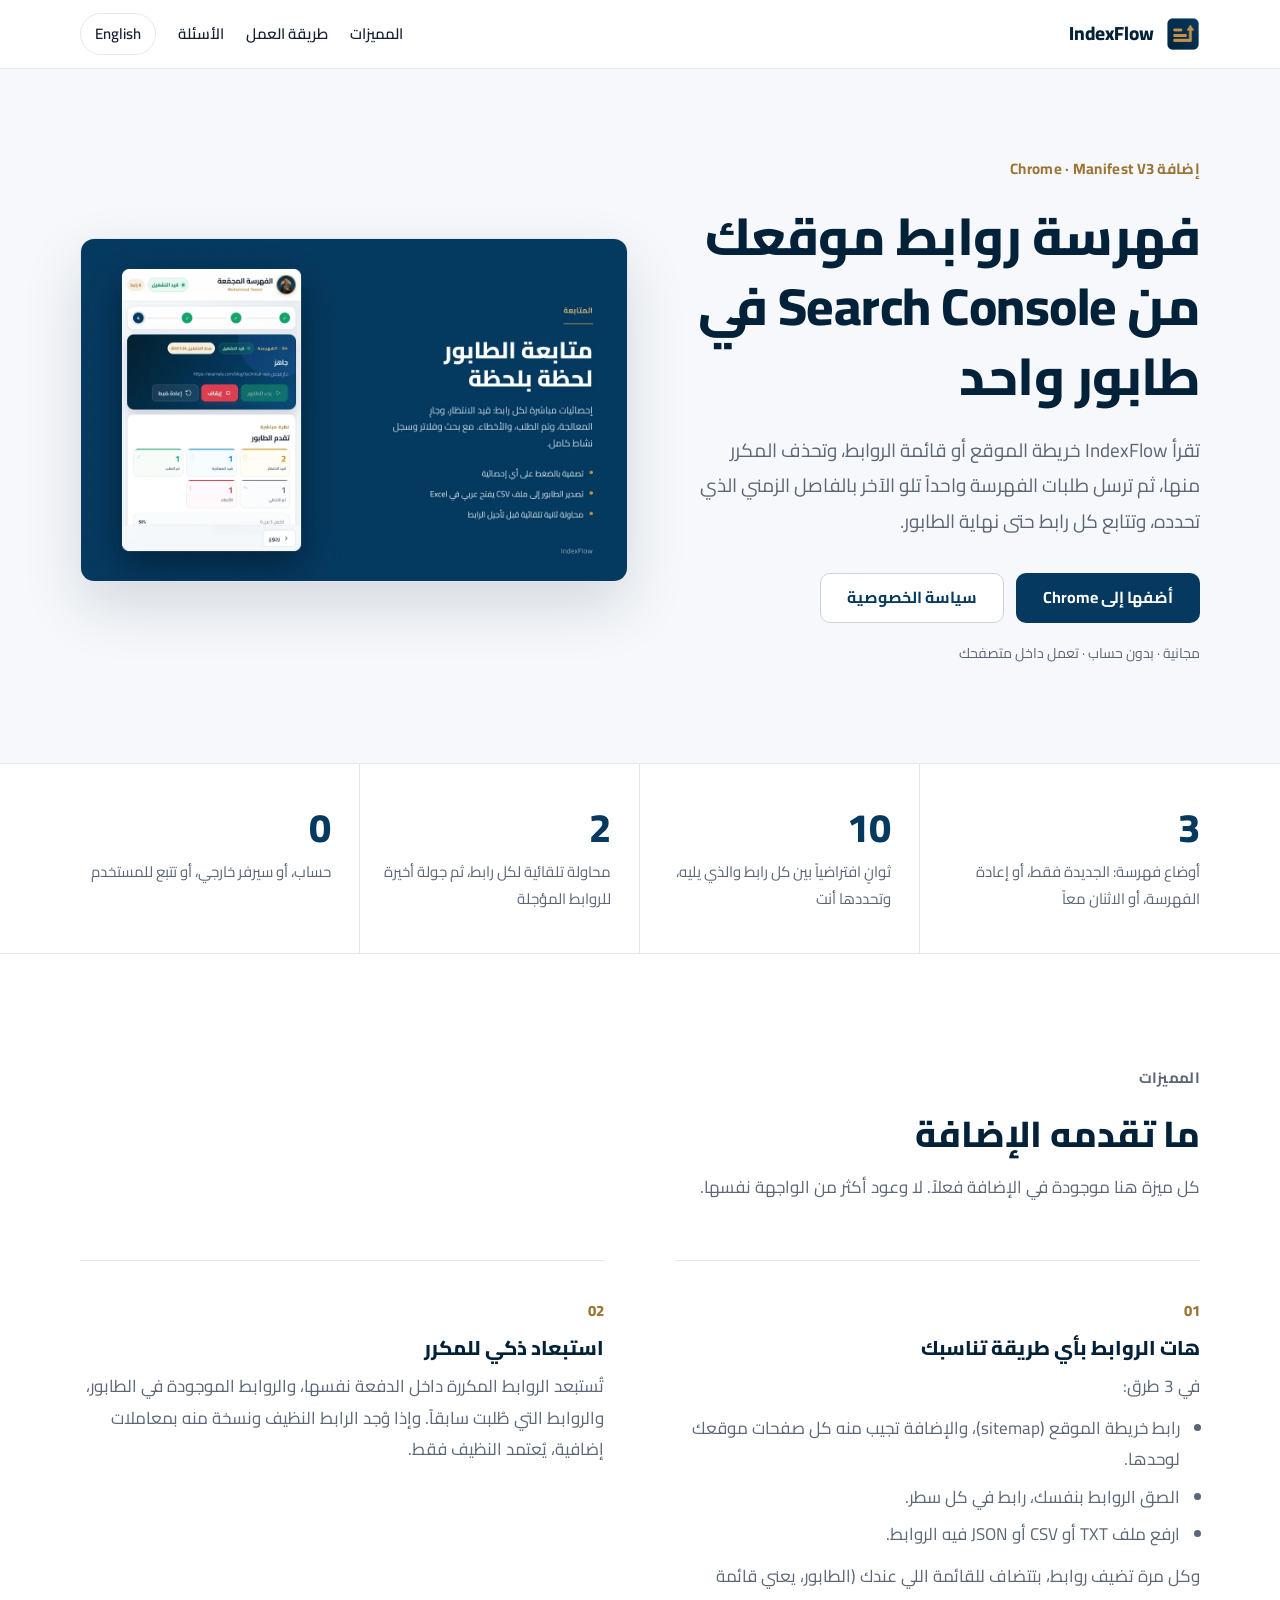
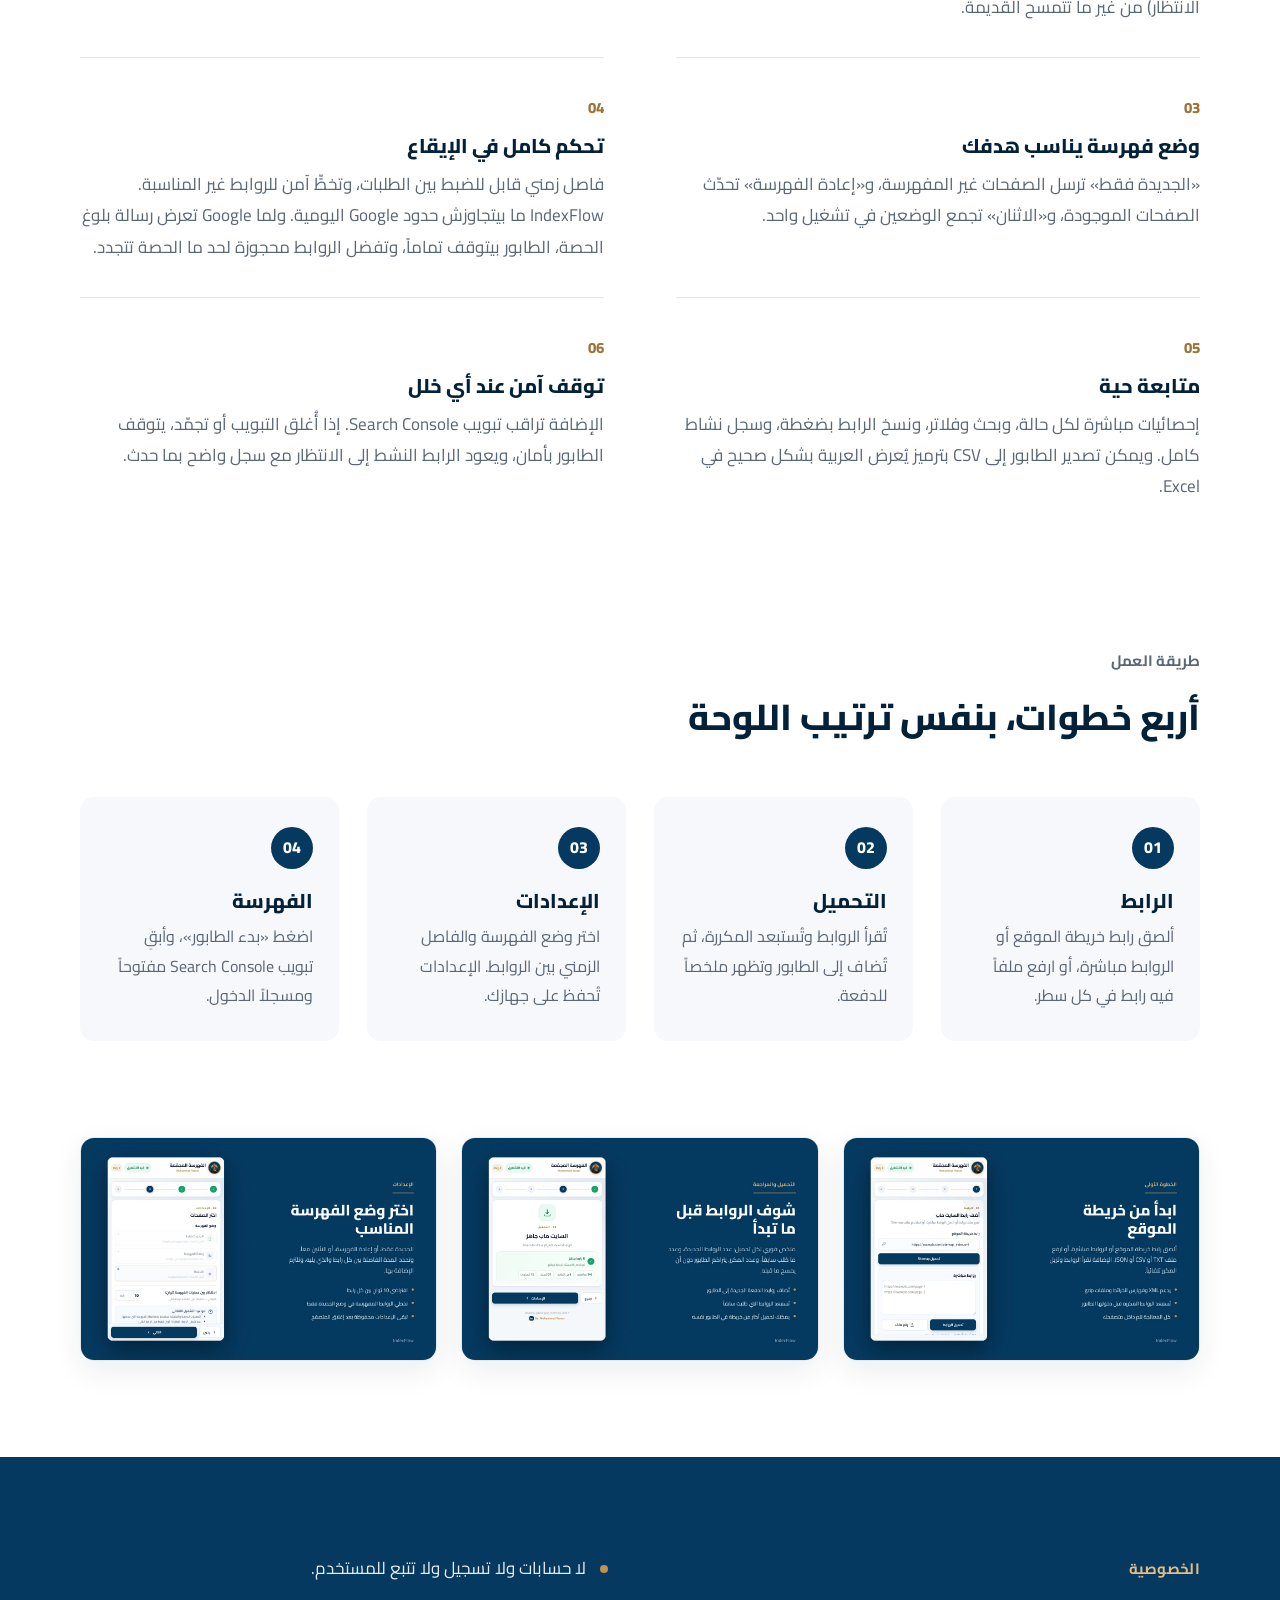
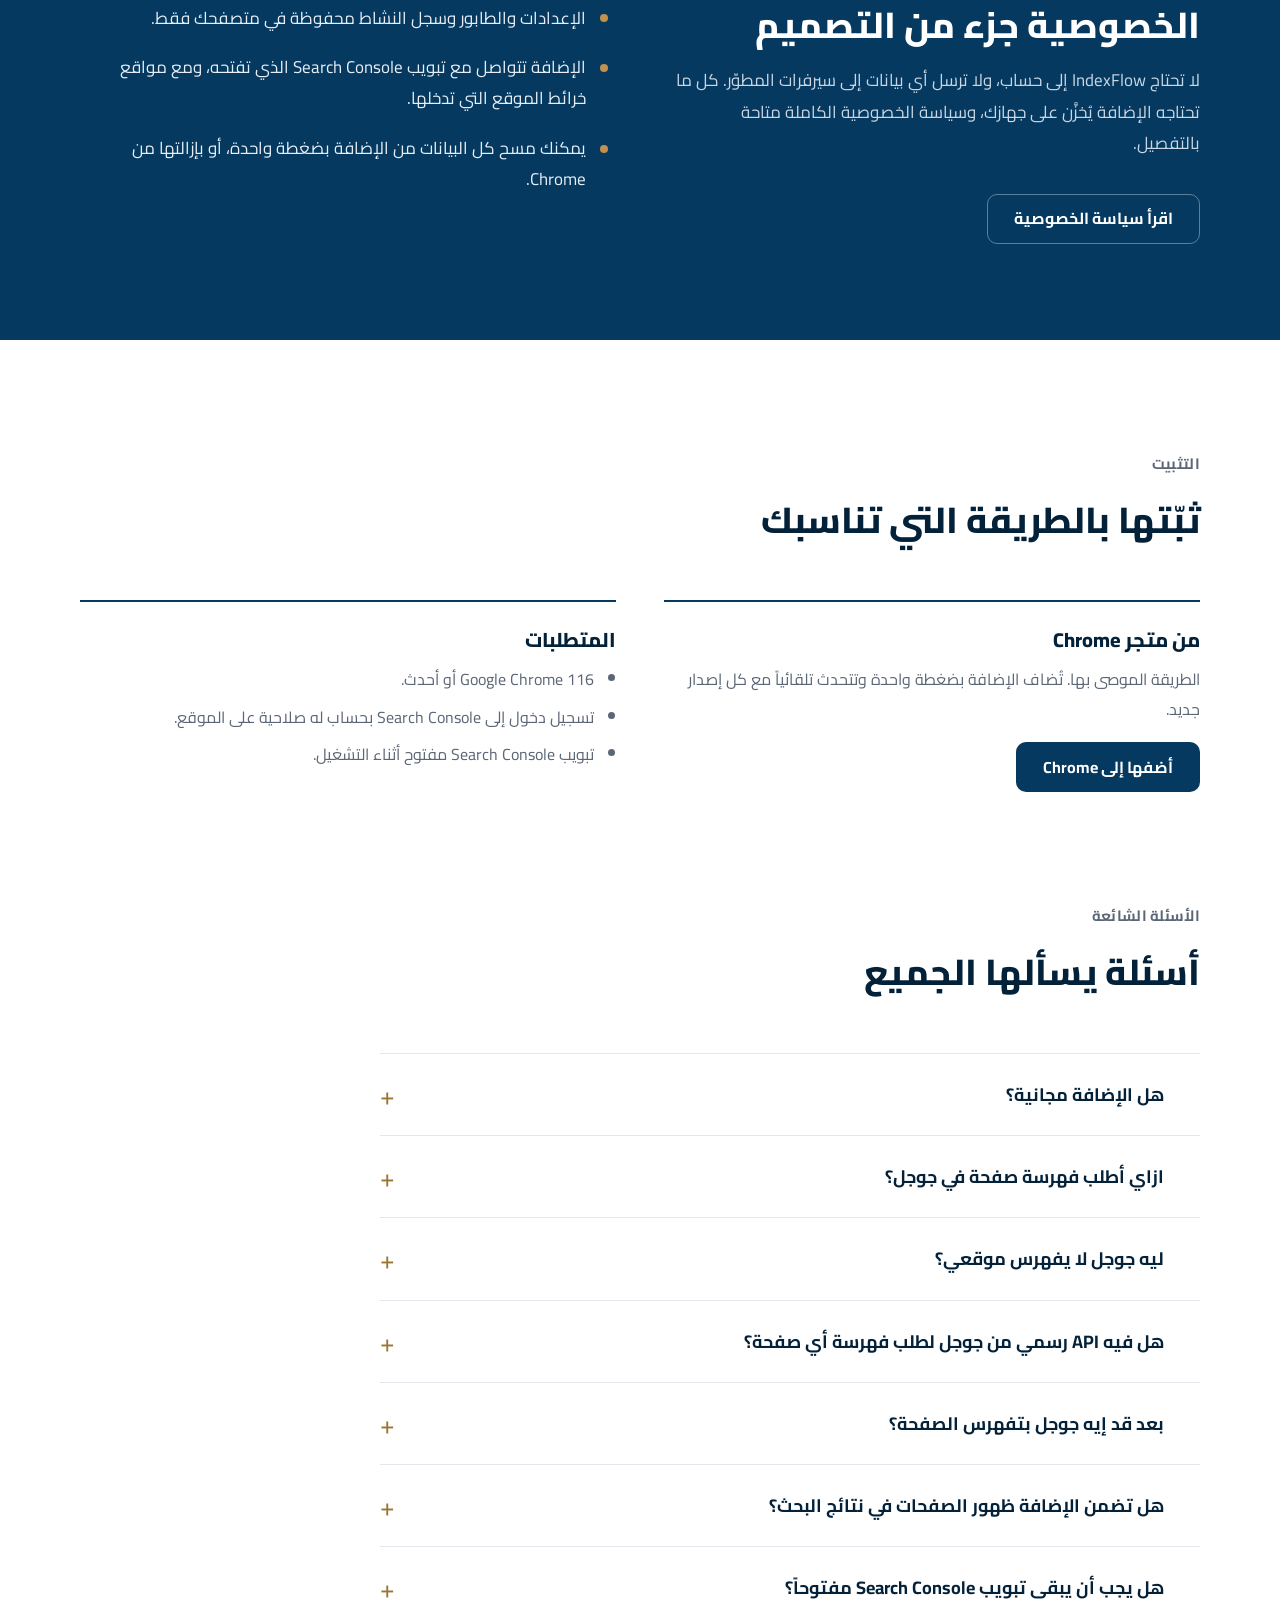
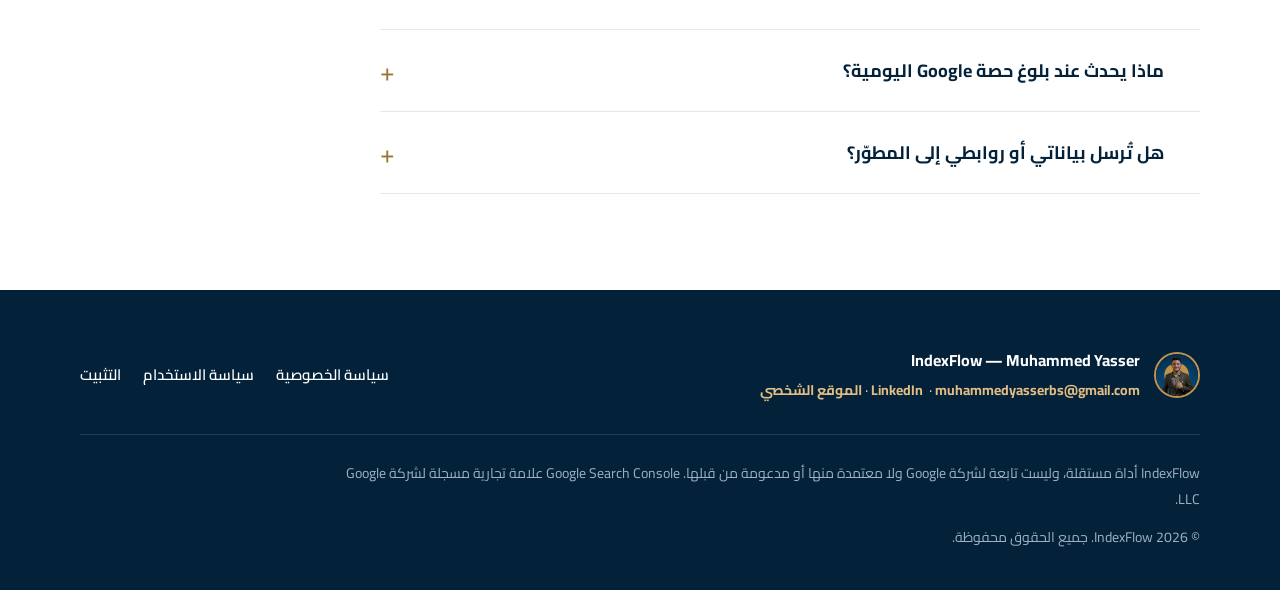
<file: docs/index.html>
<!doctype html>
<html lang="ar" dir="rtl">
<head>
<meta charset="utf-8">
<meta name="viewport" content="width=device-width, initial-scale=1">
<title>IndexFlow — طلب فهرسة جماعي لروابط Google Search Console (سيرش كونسول)</title>
<meta name="description" content="إضافة Chrome لطلب فهرسة روابط موقعك في Google Search Console (سيرش كونسول) من طابور منظم، مع استبعاد المكرر والتحكم في الفاصل الزمني، وبدون حساب.، مع استبعاد المكرر، وتحكم كامل في الفاصل الزمني، وبدون حساب.">
<link rel="canonical" href="https://muhammedyasserbs.github.io/index-now/">
<link rel="alternate" hreflang="ar" href="https://muhammedyasserbs.github.io/index-now/">
<link rel="alternate" hreflang="en" href="https://muhammedyasserbs.github.io/index-now/en/">
<link rel="alternate" hreflang="x-default" href="https://muhammedyasserbs.github.io/index-now/">
<meta property="og:type" content="website">
<meta property="og:url" content="https://muhammedyasserbs.github.io/index-now/">
<meta property="og:site_name" content="IndexFlow">
<meta property="og:locale" content="ar_EG">
<meta property="og:image" content="https://muhammedyasserbs.github.io/index-now/assets/img/og-image.png">
<meta property="og:image:width" content="1200">
<meta property="og:image:height" content="630">
<meta name="twitter:card" content="summary_large_image">
<meta name="twitter:title" content="IndexFlow — طلب فهرسة جماعي لروابط Google Search Console (سيرش كونسول)">
<meta name="twitter:description" content="إضافة Chrome لطلب فهرسة روابط موقعك في Google Search Console (سيرش كونسول) من طابور منظم، مع استبعاد المكرر والتحكم في الفاصل الزمني، وبدون حساب.، مع استبعاد المكرر، وتحكم كامل في الفاصل الزمني، وبدون حساب.">
<meta name="twitter:image" content="https://muhammedyasserbs.github.io/index-now/assets/img/og-image.png">
<meta name="theme-color" content="#053960">
<link rel="icon" href="assets/img/icon-192x192.png" type="image/png">
<link rel="stylesheet" href="assets/site.css">
<meta property="og:title" content="IndexFlow — طلب فهرسة جماعي لروابط Google Search Console (سيرش كونسول)">
<meta property="og:description" content="إضافة Chrome لطلب فهرسة روابط موقعك في Google Search Console (سيرش كونسول) من طابور منظم، مع استبعاد المكرر والتحكم في الفاصل الزمني، وبدون حساب.، مع استبعاد المكرر، وتحكم كامل في الفاصل الزمني، وبدون حساب.">

<script type="application/ld+json">
{
  "@context": "https://schema.org",
  "@type": "SoftwareApplication",
  "name": "IndexFlow",
  "applicationCategory": "BrowserApplication",
  "operatingSystem": "Chrome",
  "browserRequirements": "Requires Google Chrome 116 or later",
  "url": "https://muhammedyasserbs.github.io/index-now/",
  "description": "إضافة Chrome لطلب فهرسة روابط موقعك في Google Search Console (سيرش كونسول) من طابور منظم، مع استبعاد المكرر والتحكم في الفاصل الزمني، وبدون حساب.، مع استبعاد المكرر، وتحكم كامل في الفاصل الزمني، وبدون حساب.",
  "inLanguage": "ar",
  "image": "https://muhammedyasserbs.github.io/index-now/assets/img/og-image.png",
  "offers": {
    "@type": "Offer",
    "price": "0",
    "priceCurrency": "USD"
  },
  "author": {
    "@type": "Person",
    "name": "Muhammed Yasser",
    "url": "https://muhammedyasserbs.github.io/",
    "sameAs": [
      "https://www.linkedin.com/in/muhammed-yasser-seo-specialist/"
    ]
  }
}
</script>
<script type="application/ld+json">
{
  "@context": "https://schema.org",
  "@type": "FAQPage",
  "mainEntity": [
    {
      "@type": "Question",
      "name": "هل الإضافة مجانية؟",
      "acceptedAnswer": {
        "@type": "Answer",
        "text": "نعم. لا يوجد اشتراك مدفوع ولا حدود مخفية داخل الإضافة."
      }
    },
    {
      "@type": "Question",
      "name": "ازاي أطلب فهرسة صفحة في جوجل؟",
      "acceptedAnswer": {
        "@type": "Answer",
        "text": "من Search Console تفحص الرابط ثم تضغط «طلب فهرسة». لو عندك صفحات كتير، IndexFlow بيعمل الخطوات دي لكل رابط في طابور واحد، بدل ما تكررها يدوياً."
      }
    },
    {
      "@type": "Question",
      "name": "ليه جوجل لا يفهرس موقعي؟",
      "acceptedAnswer": {
        "@type": "Answer",
        "text": "أسباب شائعة: الصفحة عليها وسم noindex، أو محجوبة بملف robots.txt، أو محتواها قليل أو مكرر، أو مفيش روابط داخلية توصل لها. ابدأ بفحص الصفحة في Search Console قبل ما تطلب الفهرسة، لأن الطلب وحده ما يضمنش شيئاً."
      }
    },
    {
      "@type": "Question",
      "name": "هل فيه API رسمي من جوجل لطلب فهرسة أي صفحة؟",
      "acceptedAnswer": {
        "@type": "Answer",
        "text": "لا. واجهة Indexing API الرسمية مخصصة لصفحات JobPosting وBroadcastEvent فقط. IndexFlow بيشتغل على واجهة Search Console نفسها ولا يستخدم أي API."
      }
    },
    {
      "@type": "Question",
      "name": "بعد قد إيه جوجل بتفهرس الصفحة؟",
      "acceptedAnswer": {
        "@type": "Answer",
        "text": "مفيش ميعاد مضمون. جوجل ما بتعلنش مدة محددة، والمعالجة ممكن تاخد ساعات أو أسابيع."
      }
    },
    {
      "@type": "Question",
      "name": "هل تضمن الإضافة ظهور الصفحات في نتائج البحث؟",
      "acceptedAnswer": {
        "@type": "Answer",
        "text": "لا. الإضافة ترسل طلبات الفهرسة فقط، وقرار الفهرسة والترتيب بيد Google."
      }
    },
    {
      "@type": "Question",
      "name": "هل يجب أن يبقى تبويب Search Console مفتوحاً؟",
      "acceptedAnswer": {
        "@type": "Answer",
        "text": "نعم، ويجب أن تكون مسجل الدخول فيه أثناء التشغيل. يُنصح بتثبيت التبويب واستبعاده من وضع توفير الذاكرة في Chrome، حتى لا يتجمد أثناء الانتظار."
      }
    },
    {
      "@type": "Question",
      "name": "ماذا يحدث عند بلوغ حصة Google اليومية؟",
      "acceptedAnswer": {
        "@type": "Answer",
        "text": "Google ما بتعلنش رقماً رسمياً للحد اليومي لطلبات الفهرسة، والإضافة ما بتحاولش تتجاوزه بأي شكل (لا تعدد حسابات ولا تدوير). يتوقف الطابور بالكامل، وتبقى الروابط المتأثرة محجوزة حتى منتصف الليل حين تتجدد الحصة. حدود الحصة تحددها Google، والإضافة تحترمها ولا تتجاوزها."
      }
    },
    {
      "@type": "Question",
      "name": "هل تُرسل بياناتي أو روابطي إلى المطوّر؟",
      "acceptedAnswer": {
        "@type": "Answer",
        "text": "لا. كل شيء يُحفظ داخل متصفحك. التفاصيل الكاملة موجودة في سياسة الخصوصية."
      }
    }
  ]
}
</script>
</head>
<body>
<a class="skip-link" href="#main">انتقل إلى المحتوى</a>
<header class="site-header">
  <div class="wrap">
    <a class="brand" href="index.html" aria-label="IndexFlow — الصفحة الرئيسية">
      <img src="assets/img/icon-192x192.png" alt="" width="34" height="34">
      <span>IndexFlow</span>
    </a>
    <nav class="site-nav" aria-label="التنقل الرئيسي"><a class="hide-sm" href="#features">المميزات</a><a class="hide-sm" href="#how">طريقة العمل</a><a class="hide-sm" href="#faq">الأسئلة</a><a class="lang-switch" href="en/index.html" hreflang="en" lang="en">English</a></nav>
  </div>
</header>
<main id="main">

<section class="hero">
  <div class="wrap hero-grid">
    <div>
      <p class="eyebrow">إضافة Chrome · Manifest V3</p>
      <h1>فهرسة روابط موقعك من Search Console في طابور واحد</h1>
      <p class="lead">تقرأ IndexFlow خريطة الموقع أو قائمة الروابط، وتحذف المكرر منها، ثم ترسل طلبات الفهرسة واحداً تلو الآخر بالفاصل الزمني الذي تحدده، وتتابع كل رابط حتى نهاية الطابور.</p>
      <div class="actions">
        <a class="btn btn-primary" data-store-cta href="#install">أضفها إلى Chrome</a>
        <a class="btn btn-ghost" href="privacy/index.html">سياسة الخصوصية</a>
      </div>
      <p class="fine">مجانية · بدون حساب · تعمل داخل متصفحك</p>
    </div>
    <figure class="hero-media">
      <img src="assets/img/screenshot-4.webp" alt="لوحة IndexFlow وفيها إحصائيات الطابور وقائمة الروابط" width="1280" height="800">
    </figure>
  </div>
</section>

<section class="facts" aria-label="أرقام سريعة">
  <div class="wrap facts-grid">
    <div><strong>3</strong><span>أوضاع فهرسة: الجديدة فقط، أو إعادة الفهرسة، أو الاثنان معاً</span></div>
    <div><strong>10</strong><span>ثوانٍ افتراضياً بين كل رابط والذي يليه، وتحددها أنت</span></div>
    <div><strong>2</strong><span>محاولة تلقائية لكل رابط، ثم جولة أخيرة للروابط المؤجلة</span></div>
    <div><strong>0</strong><span>حساب، أو سيرفر خارجي، أو تتبع للمستخدم</span></div>
  </div>
</section>

<section class="section" id="features">
  <div class="wrap">
    <div class="section-head">
      <p class="eyebrow">المميزات</p>
      <h2>ما تقدمه الإضافة</h2>
      <p>كل ميزة هنا موجودة في الإضافة فعلاً. لا وعود أكثر من الواجهة نفسها.</p>
    </div>
    <div class="features-grid">
      <article class="feature"><span class="num">01</span><h3>هات الروابط بأي طريقة تناسبك</h3><p>في 3 طرق:</p><ul class="feature-list"><li>رابط خريطة الموقع (sitemap)، والإضافة تجيب منه كل صفحات موقعك لوحدها.</li><li>الصق الروابط بنفسك، رابط في كل سطر.</li><li>ارفع ملف TXT أو CSV أو JSON فيه الروابط.</li></ul><p>وكل مرة تضيف روابط، بتتضاف للقائمة اللي عندك (الطابور، يعني قائمة الانتظار) من غير ما تتمسح القديمة.</p></article>
      <article class="feature"><span class="num">02</span><h3>استبعاد ذكي للمكرر</h3><p>تُستبعد الروابط المكررة داخل الدفعة نفسها، والروابط الموجودة في الطابور، والروابط التي طُلبت سابقاً. وإذا وُجد الرابط النظيف ونسخة منه بمعاملات إضافية، يُعتمد النظيف فقط.</p></article>
      <article class="feature"><span class="num">03</span><h3>وضع فهرسة يناسب هدفك</h3><p>«الجديدة فقط» ترسل الصفحات غير المفهرسة، و«إعادة الفهرسة» تحدّث الصفحات الموجودة، و«الاثنان» تجمع الوضعين في تشغيل واحد.</p></article>
      <article class="feature"><span class="num">04</span><h3>تحكم كامل في الإيقاع</h3><p>فاصل زمني قابل للضبط بين الطلبات، وتخطٍّ آمن للروابط غير المناسبة. IndexFlow ما بيتجاوزش حدود Google اليومية. ولما Google تعرض رسالة بلوغ الحصة، الطابور بيتوقف تماماً، وتفضل الروابط محجوزة لحد ما الحصة تتجدد.</p></article>
      <article class="feature"><span class="num">05</span><h3>متابعة حية</h3><p>إحصائيات مباشرة لكل حالة، وبحث وفلاتر، ونسخ الرابط بضغطة، وسجل نشاط كامل. ويمكن تصدير الطابور إلى CSV بترميز يُعرض العربية بشكل صحيح في Excel.</p></article>
      <article class="feature"><span class="num">06</span><h3>توقف آمن عند أي خلل</h3><p>الإضافة تراقب تبويب Search Console. إذا أُغلق التبويب أو تجمّد، يتوقف الطابور بأمان، ويعود الرابط النشط إلى الانتظار مع سجل واضح بما حدث.</p></article>
    </div>
  </div>
</section>

<section class="section" id="how" style="padding-top:0">
  <div class="wrap">
    <div class="section-head">
      <p class="eyebrow">طريقة العمل</p>
      <h2>أربع خطوات، بنفس ترتيب اللوحة</h2>
    </div>
    <div class="steps">
      <div class="step"><span class="num">01</span><h3>الرابط</h3><p>ألصق رابط خريطة الموقع أو الروابط مباشرة، أو ارفع ملفاً فيه رابط في كل سطر.</p></div>
      <div class="step"><span class="num">02</span><h3>التحميل</h3><p>تُقرأ الروابط وتُستبعد المكررة، ثم تُضاف إلى الطابور وتظهر ملخصاً للدفعة.</p></div>
      <div class="step"><span class="num">03</span><h3>الإعدادات</h3><p>اختر وضع الفهرسة والفاصل الزمني بين الروابط. الإعدادات تُحفظ على جهازك.</p></div>
      <div class="step"><span class="num">04</span><h3>الفهرسة</h3><p>اضغط «بدء الطابور»، وأبقِ تبويب Search Console مفتوحاً ومسجلاً الدخول.</p></div>
    </div>
  </div>
</section>

<section class="section" style="padding-top:0" aria-label="لقطات من الإضافة">
  <div class="wrap screens">
    <figure><img src="assets/img/screenshot-1.webp" alt="الخطوة الأولى: إدخال خريطة الموقع أو الروابط" width="1280" height="800" loading="lazy"></figure>
    <figure><img src="assets/img/screenshot-2.webp" alt="ملخص التحميل وعدد الروابط الجديدة والمكررة" width="1280" height="800" loading="lazy"></figure>
    <figure><img src="assets/img/screenshot-3.webp" alt="إعدادات وضع الفهرسة والفاصل الزمني" width="1280" height="800" loading="lazy"></figure>
  </div>
</section>

<section class="band section" aria-labelledby="privacy-title">
  <div class="wrap band-grid">
    <div>
      <p class="eyebrow">الخصوصية</p>
      <h2 id="privacy-title">الخصوصية جزء من التصميم</h2>
      <p style="margin-top:16px;color:#c9d6e3">لا تحتاج IndexFlow إلى حساب، ولا ترسل أي بيانات إلى سيرفرات المطوّر. كل ما تحتاجه الإضافة يُخزَّن على جهازك، وسياسة الخصوصية الكاملة متاحة بالتفصيل.</p>
      <div class="actions"><a class="btn btn-ghost" href="privacy/index.html">اقرأ سياسة الخصوصية</a></div>
    </div>
    <ul>
      <li>لا حسابات ولا تسجيل ولا تتبع للمستخدم.</li>
      <li>الإعدادات والطابور وسجل النشاط محفوظة في متصفحك فقط.</li>
      <li>الإضافة تتواصل مع تبويب Search Console الذي تفتحه، ومع مواقع خرائط الموقع التي تدخلها.</li>
      <li>يمكنك مسح كل البيانات من الإضافة بضغطة واحدة، أو بإزالتها من Chrome.</li>
    </ul>
  </div>
</section>

<section class="section" id="install">
  <div class="wrap">
    <div class="section-head">
      <p class="eyebrow">التثبيت</p>
      <h2>ثبّتها بالطريقة التي تناسبك</h2>
    </div>
    <div class="install-grid">
      <div>
        <h3>من متجر Chrome</h3>
        <p>الطريقة الموصى بها. تُضاف الإضافة بضغطة واحدة وتتحدث تلقائياً مع كل إصدار جديد.</p>
        <a class="btn btn-primary" data-store-cta href="#install">أضفها إلى Chrome</a>
      </div>
      <div>
        <h3>المتطلبات</h3>
        <ul>
          <li>Google Chrome 116 أو أحدث.</li>
          <li>تسجيل دخول إلى Search Console بحساب له صلاحية على الموقع.</li>
          <li>تبويب Search Console مفتوح أثناء التشغيل.</li>
        </ul>
      </div>
    </div>
  </div>
</section>

<section class="section" id="faq" style="padding-top:0">
  <div class="wrap">
    <div class="section-head"><p class="eyebrow">الأسئلة الشائعة</p><h2>أسئلة يسألها الجميع</h2></div>
    <div class="faq">
      <details><summary>هل الإضافة مجانية؟</summary><p>نعم. لا يوجد اشتراك مدفوع ولا حدود مخفية داخل الإضافة.</p></details>
      <details><summary>ازاي أطلب فهرسة صفحة في جوجل؟</summary><p>من Search Console تفحص الرابط ثم تضغط «طلب فهرسة». لو عندك صفحات كتير، IndexFlow بيعمل الخطوات دي لكل رابط في طابور واحد، بدل ما تكررها يدوياً.</p></details>
      <details><summary>ليه جوجل لا يفهرس موقعي؟</summary><p>أسباب شائعة: الصفحة عليها وسم noindex، أو محجوبة بملف robots.txt، أو محتواها قليل أو مكرر، أو مفيش روابط داخلية توصل لها. ابدأ بفحص الصفحة في Search Console قبل ما تطلب الفهرسة، لأن الطلب وحده ما يضمنش شيئاً.</p></details>
      <details><summary>هل فيه API رسمي من جوجل لطلب فهرسة أي صفحة؟</summary><p>لا. واجهة Indexing API الرسمية مخصصة لصفحات JobPosting وBroadcastEvent فقط. IndexFlow بيشتغل على واجهة Search Console نفسها ولا يستخدم أي API.</p></details>
      <details><summary>بعد قد إيه جوجل بتفهرس الصفحة؟</summary><p>مفيش ميعاد مضمون. جوجل ما بتعلنش مدة محددة، والمعالجة ممكن تاخد ساعات أو أسابيع.</p></details>
      <details><summary>هل تضمن الإضافة ظهور الصفحات في نتائج البحث؟</summary><p>لا. الإضافة ترسل طلبات الفهرسة فقط، وقرار الفهرسة والترتيب بيد Google.</p></details>
      <details><summary>هل يجب أن يبقى تبويب Search Console مفتوحاً؟</summary><p>نعم، ويجب أن تكون مسجل الدخول فيه أثناء التشغيل. يُنصح بتثبيت التبويب واستبعاده من وضع توفير الذاكرة في Chrome، حتى لا يتجمد أثناء الانتظار.</p></details>
      <details><summary>ماذا يحدث عند بلوغ حصة Google اليومية؟</summary><p>Google ما بتعلنش رقماً رسمياً للحد اليومي لطلبات الفهرسة، والإضافة ما بتحاولش تتجاوزه بأي شكل (لا تعدد حسابات ولا تدوير). يتوقف الطابور بالكامل، وتبقى الروابط المتأثرة محجوزة حتى منتصف الليل حين تتجدد الحصة. حدود الحصة تحددها Google، والإضافة تحترمها ولا تتجاوزها.</p></details>
      <details><summary>هل تُرسل بياناتي أو روابطي إلى المطوّر؟</summary><p>لا. كل شيء يُحفظ داخل متصفحك. التفاصيل الكاملة موجودة في <a href="privacy/index.html">سياسة الخصوصية</a>.</p></details>
    </div>
  </div>
</section>

</main>

<footer class="site-footer">
  <div class="wrap">
    <div class="footer-top">
      <div class="dev">
        <img src="assets/img/avatar.jpg" alt="Muhammed Yasser" width="46" height="46">
        <div>
          <strong>IndexFlow — Muhammed Yasser</strong>
          <a href="https://www.linkedin.com/in/muhammed-yasser-seo-specialist/" target="_blank" rel="noopener">LinkedIn</a>
          &nbsp;·&nbsp;<a href="mailto:muhammedyasserbs@gmail.com">muhammedyasserbs@gmail.com</a>&nbsp;·&nbsp;<a href="https://muhammedyasserbs.github.io/" target="_blank" rel="noopener">الموقع الشخصي</a>
        </div>
      </div>
      <nav class="footer-links" aria-label="روابط الموقع">
        <a href="privacy/index.html">سياسة الخصوصية</a>
        <a href="terms/index.html">سياسة الاستخدام</a>
        <a href="index.html#install">التثبيت</a>
      </nav>
    </div>
    <p class="disclaimer">IndexFlow أداة مستقلة، وليست تابعة لشركة Google ولا معتمدة منها أو مدعومة من قبلها. Google Search Console علامة تجارية مسجلة لشركة Google LLC.</p>
    <p class="copy">&copy; <span data-year>2026</span> IndexFlow. جميع الحقوق محفوظة.</p>
  </div>
</footer>
<script src="assets/site.js" defer></script>
</body>
</html>
</file>
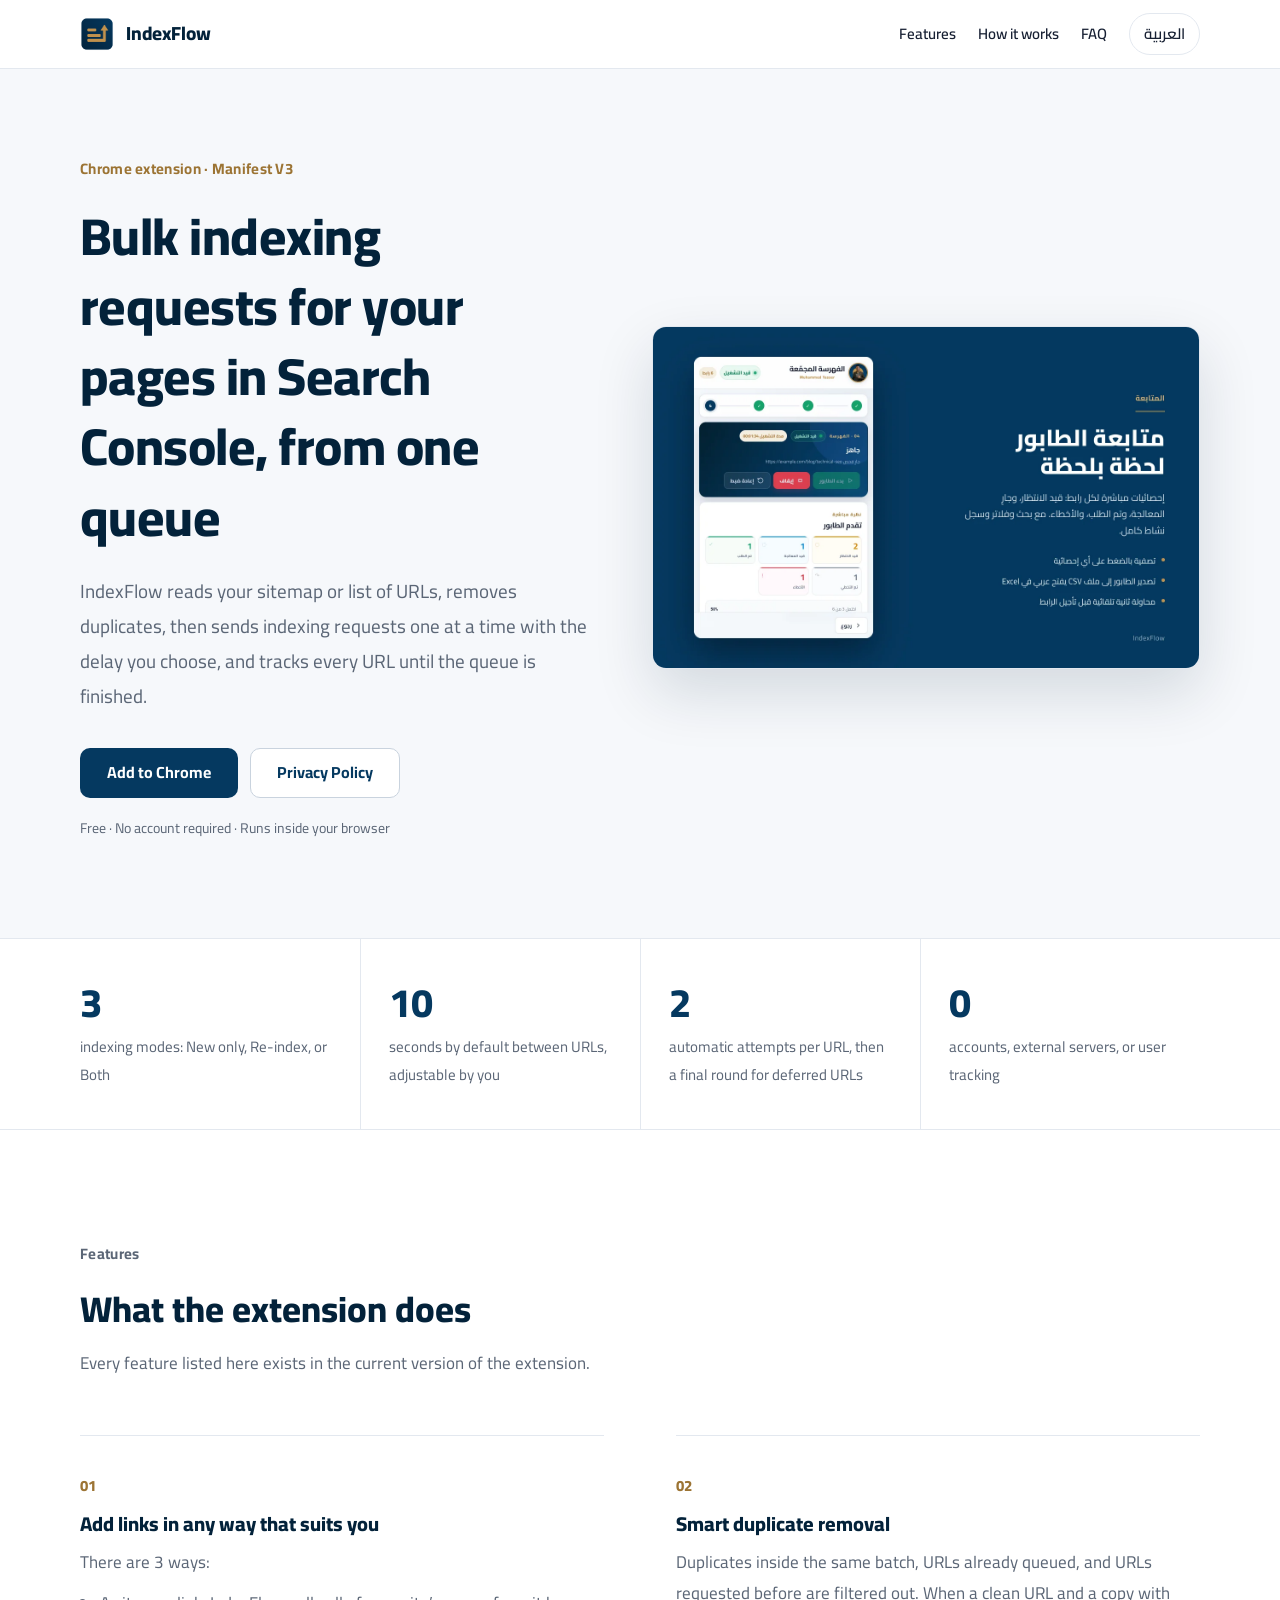
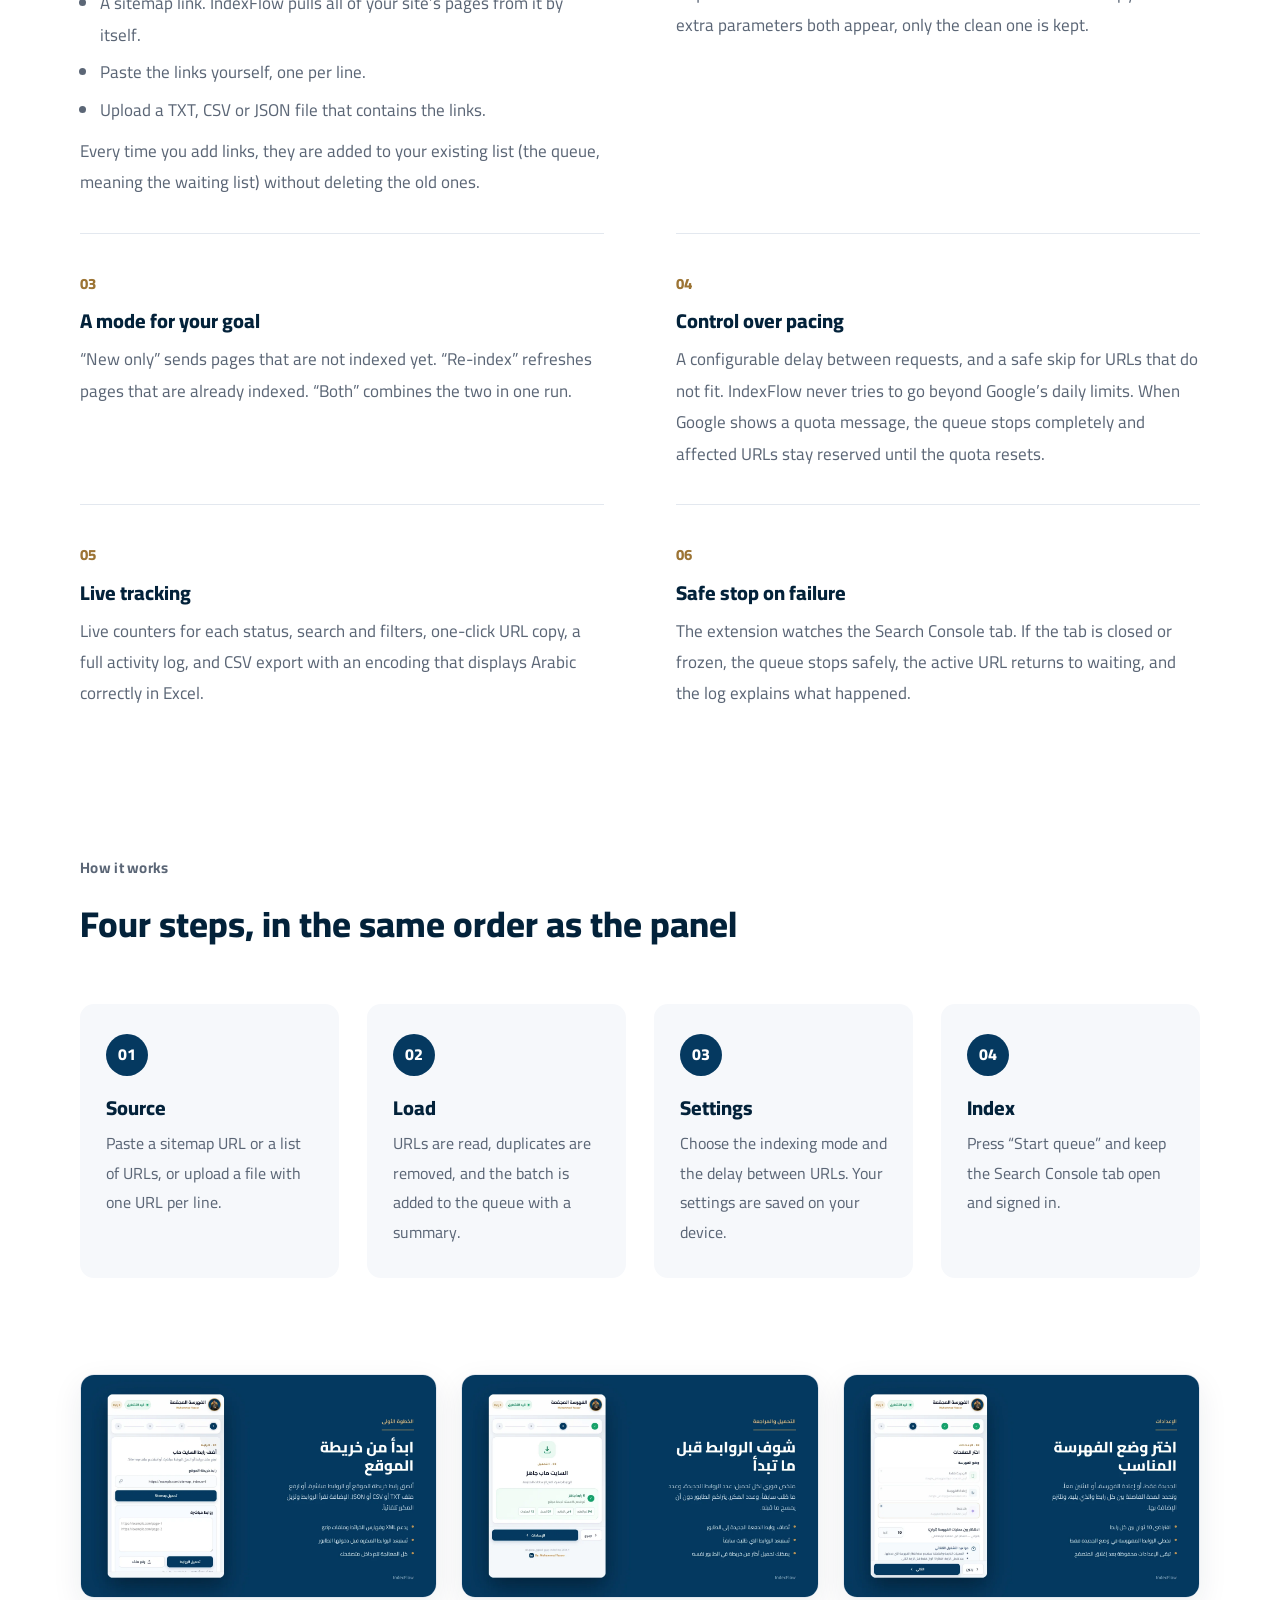
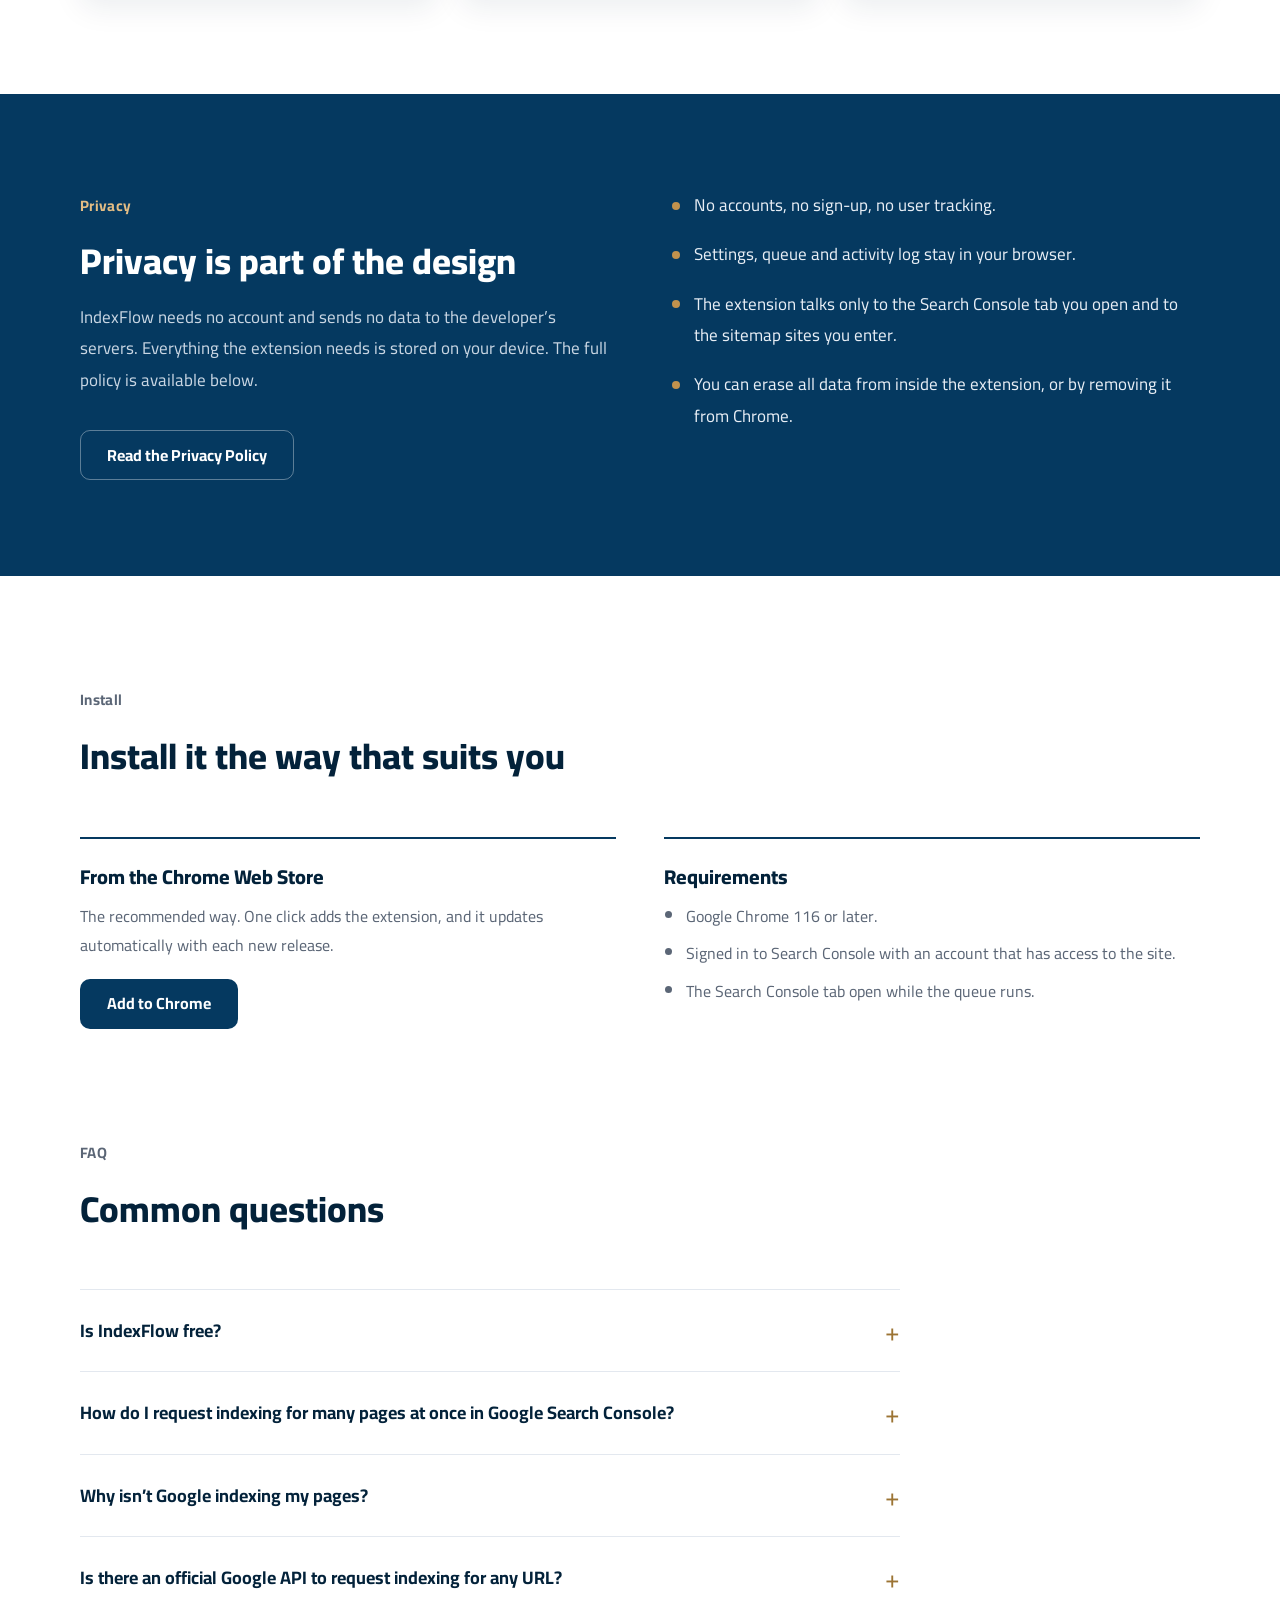
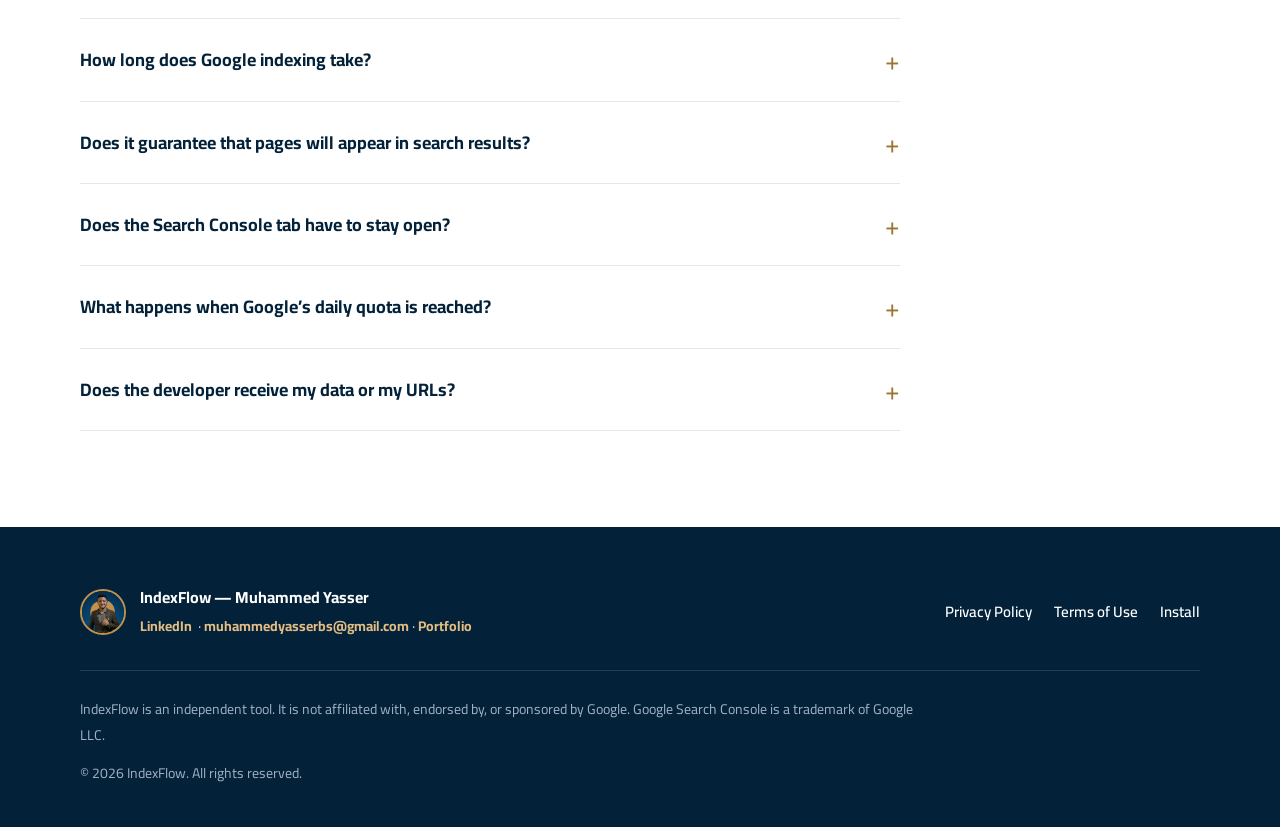
<file: docs/en/index.html>
<!doctype html>
<html lang="en" dir="ltr">
<head>
<meta charset="utf-8">
<meta name="viewport" content="width=device-width, initial-scale=1">
<title>IndexFlow — Bulk indexing requests for Google Search Console</title>
<meta name="description" content="A Chrome extension that queues Google Search Console indexing requests for your URLs, removes duplicates, controls pacing, and needs no account., removes duplicates, controls pacing, and needs no account.">
<link rel="canonical" href="https://muhammedyasserbs.github.io/index-now/en/">
<link rel="alternate" hreflang="ar" href="https://muhammedyasserbs.github.io/index-now/">
<link rel="alternate" hreflang="en" href="https://muhammedyasserbs.github.io/index-now/en/">
<link rel="alternate" hreflang="x-default" href="https://muhammedyasserbs.github.io/index-now/">
<meta property="og:type" content="website">
<meta property="og:url" content="https://muhammedyasserbs.github.io/index-now/en/">
<meta property="og:site_name" content="IndexFlow">
<meta property="og:locale" content="en_US">
<meta property="og:image" content="https://muhammedyasserbs.github.io/index-now/assets/img/og-image.png">
<meta property="og:image:width" content="1200">
<meta property="og:image:height" content="630">
<meta name="twitter:card" content="summary_large_image">
<meta name="twitter:title" content="IndexFlow — Bulk indexing requests for Google Search Console">
<meta name="twitter:description" content="A Chrome extension that queues Google Search Console indexing requests for your URLs, removes duplicates, controls pacing, and needs no account., removes duplicates, controls pacing, and needs no account.">
<meta name="twitter:image" content="https://muhammedyasserbs.github.io/index-now/assets/img/og-image.png">
<meta name="theme-color" content="#053960">
<link rel="icon" href="../assets/img/icon-192x192.png" type="image/png">
<link rel="stylesheet" href="../assets/site.css">
<meta property="og:title" content="IndexFlow — Bulk indexing requests for Google Search Console">
<meta property="og:description" content="A Chrome extension that queues Google Search Console indexing requests for your URLs, removes duplicates, controls pacing, and needs no account., removes duplicates, controls pacing, and needs no account.">

<script type="application/ld+json">
{
  "@context": "https://schema.org",
  "@type": "SoftwareApplication",
  "name": "IndexFlow",
  "applicationCategory": "BrowserApplication",
  "operatingSystem": "Chrome",
  "browserRequirements": "Requires Google Chrome 116 or later",
  "url": "https://muhammedyasserbs.github.io/index-now/en/",
  "description": "A Chrome extension that queues Google Search Console indexing requests for your URLs, removes duplicates, controls pacing, and needs no account., removes duplicates, controls pacing, and needs no account.",
  "inLanguage": "en",
  "image": "https://muhammedyasserbs.github.io/index-now/assets/img/og-image.png",
  "offers": {
    "@type": "Offer",
    "price": "0",
    "priceCurrency": "USD"
  },
  "author": {
    "@type": "Person",
    "name": "Muhammed Yasser",
    "url": "https://muhammedyasserbs.github.io/",
    "sameAs": [
      "https://www.linkedin.com/in/muhammed-yasser-seo-specialist/"
    ]
  }
}
</script>
<script type="application/ld+json">
{
  "@context": "https://schema.org",
  "@type": "FAQPage",
  "mainEntity": [
    {
      "@type": "Question",
      "name": "Is IndexFlow free?",
      "acceptedAnswer": {
        "@type": "Answer",
        "text": "Yes. There is no paid plan and no hidden limit inside the extension."
      }
    },
    {
      "@type": "Question",
      "name": "How do I request indexing for many pages at once in Google Search Console?",
      "acceptedAnswer": {
        "@type": "Answer",
        "text": "IndexFlow queues the URLs you load and runs the same request steps for each one in Search Console, one at a time, with the delay you set. You don’t have to repeat the steps manually for every URL."
      }
    },
    {
      "@type": "Question",
      "name": "Why isn’t Google indexing my pages?",
      "acceptedAnswer": {
        "@type": "Answer",
        "text": "Common causes: a noindex tag, a block in robots.txt, thin or duplicate content, or no internal links pointing to the page. Check each page with URL Inspection in Search Console first. A request alone does not guarantee indexing."
      }
    },
    {
      "@type": "Question",
      "name": "Is there an official Google API to request indexing for any URL?",
      "acceptedAnswer": {
        "@type": "Answer",
        "text": "No. Google’s official Indexing API is for JobPosting and BroadcastEvent pages only. IndexFlow works through the Search Console interface itself and does not use an API."
      }
    },
    {
      "@type": "Question",
      "name": "How long does Google indexing take?",
      "acceptedAnswer": {
        "@type": "Answer",
        "text": "There is no guaranteed timeline. Google does not publish one, and processing can take hours or weeks."
      }
    },
    {
      "@type": "Question",
      "name": "Does it guarantee that pages will appear in search results?",
      "acceptedAnswer": {
        "@type": "Answer",
        "text": "No. IndexFlow only submits indexing requests. Whether and how a page is indexed or ranked is decided by Google."
      }
    },
    {
      "@type": "Question",
      "name": "Does the Search Console tab have to stay open?",
      "acceptedAnswer": {
        "@type": "Answer",
        "text": "Yes, and you must stay signed in. It is recommended to pin the tab and exclude it from Chrome’s memory saver so it does not freeze while the queue waits."
      }
    },
    {
      "@type": "Question",
      "name": "What happens when Google’s daily quota is reached?",
      "acceptedAnswer": {
        "@type": "Answer",
        "text": "Google does not publish an official daily limit for indexing requests, and the extension never tries to bypass it (no account rotation, no multiple accounts). The queue stops completely, and the affected URLs stay reserved until midnight, when the quota resets. Google sets the quota; the extension respects it."
      }
    },
    {
      "@type": "Question",
      "name": "Does the developer receive my data or my URLs?",
      "acceptedAnswer": {
        "@type": "Answer",
        "text": "No. Everything is kept inside your browser. Full details are in the Privacy Policy."
      }
    }
  ]
}
</script>
</head>
<body>
<a class="skip-link" href="#main">Skip to content</a>
<header class="site-header">
  <div class="wrap">
    <a class="brand" href="../en/index.html" aria-label="IndexFlow — Home">
      <img src="../assets/img/icon-192x192.png" alt="" width="34" height="34">
      <span>IndexFlow</span>
    </a>
    <nav class="site-nav" aria-label="Main navigation"><a class="hide-sm" href="#features">Features</a><a class="hide-sm" href="#how">How it works</a><a class="hide-sm" href="#faq">FAQ</a><a class="lang-switch" href="../index.html" hreflang="ar" lang="ar">العربية</a></nav>
  </div>
</header>
<main id="main">

<section class="hero">
  <div class="wrap hero-grid">
    <div>
      <p class="eyebrow">Chrome extension · Manifest V3</p>
      <h1>Bulk indexing requests for your pages in Search Console, from one queue</h1>
      <p class="lead">IndexFlow reads your sitemap or list of URLs, removes duplicates, then sends indexing requests one at a time with the delay you choose, and tracks every URL until the queue is finished.</p>
      <div class="actions">
        <a class="btn btn-primary" data-store-cta href="#install">Add to Chrome</a>
        <a class="btn btn-ghost" href="../en/privacy/index.html">Privacy Policy</a>
      </div>
      <p class="fine">Free · No account required · Runs inside your browser</p>
    </div>
    <figure class="hero-media">
      <img src="../assets/img/screenshot-4.webp" alt="IndexFlow side panel showing queue statistics and the URL list" width="1280" height="800">
    </figure>
  </div>
</section>

<section class="facts" aria-label="Key numbers">
  <div class="wrap facts-grid">
    <div><strong>3</strong><span>indexing modes: New only, Re-index, or Both</span></div>
    <div><strong>10</strong><span>seconds by default between URLs, adjustable by you</span></div>
    <div><strong>2</strong><span>automatic attempts per URL, then a final round for deferred URLs</span></div>
    <div><strong>0</strong><span>accounts, external servers, or user tracking</span></div>
  </div>
</section>

<section class="section" id="features">
  <div class="wrap">
    <div class="section-head">
      <p class="eyebrow">Features</p>
      <h2>What the extension does</h2>
      <p>Every feature listed here exists in the current version of the extension.</p>
    </div>
    <div class="features-grid">
      <article class="feature"><span class="num">01</span><h3>Add links in any way that suits you</h3><p>There are 3 ways:</p><ul class="feature-list"><li>A sitemap link. IndexFlow pulls all of your site’s pages from it by itself.</li><li>Paste the links yourself, one per line.</li><li>Upload a TXT, CSV or JSON file that contains the links.</li></ul><p>Every time you add links, they are added to your existing list (the queue, meaning the waiting list) without deleting the old ones.</p></article>
      <article class="feature"><span class="num">02</span><h3>Smart duplicate removal</h3><p>Duplicates inside the same batch, URLs already queued, and URLs requested before are filtered out. When a clean URL and a copy with extra parameters both appear, only the clean one is kept.</p></article>
      <article class="feature"><span class="num">03</span><h3>A mode for your goal</h3><p>“New only” sends pages that are not indexed yet. “Re-index” refreshes pages that are already indexed. “Both” combines the two in one run.</p></article>
      <article class="feature"><span class="num">04</span><h3>Control over pacing</h3><p>A configurable delay between requests, and a safe skip for URLs that do not fit. IndexFlow never tries to go beyond Google’s daily limits. When Google shows a quota message, the queue stops completely and affected URLs stay reserved until the quota resets.</p></article>
      <article class="feature"><span class="num">05</span><h3>Live tracking</h3><p>Live counters for each status, search and filters, one-click URL copy, a full activity log, and CSV export with an encoding that displays Arabic correctly in Excel.</p></article>
      <article class="feature"><span class="num">06</span><h3>Safe stop on failure</h3><p>The extension watches the Search Console tab. If the tab is closed or frozen, the queue stops safely, the active URL returns to waiting, and the log explains what happened.</p></article>
    </div>
  </div>
</section>

<section class="section" id="how" style="padding-top:0">
  <div class="wrap">
    <div class="section-head"><p class="eyebrow">How it works</p><h2>Four steps, in the same order as the panel</h2></div>
    <div class="steps">
      <div class="step"><span class="num">01</span><h3>Source</h3><p>Paste a sitemap URL or a list of URLs, or upload a file with one URL per line.</p></div>
      <div class="step"><span class="num">02</span><h3>Load</h3><p>URLs are read, duplicates are removed, and the batch is added to the queue with a summary.</p></div>
      <div class="step"><span class="num">03</span><h3>Settings</h3><p>Choose the indexing mode and the delay between URLs. Your settings are saved on your device.</p></div>
      <div class="step"><span class="num">04</span><h3>Index</h3><p>Press “Start queue” and keep the Search Console tab open and signed in.</p></div>
    </div>
  </div>
</section>

<section class="section" style="padding-top:0" aria-label="Screenshots from the extension">
  <div class="wrap screens">
    <figure><img src="../assets/img/screenshot-1.webp" alt="Step one: entering a sitemap or URLs" width="1280" height="800" loading="lazy"></figure>
    <figure><img src="../assets/img/screenshot-2.webp" alt="Load summary with new and duplicate URL counts" width="1280" height="800" loading="lazy"></figure>
    <figure><img src="../assets/img/screenshot-3.webp" alt="Indexing mode and delay settings" width="1280" height="800" loading="lazy"></figure>
  </div>
</section>

<section class="band section" aria-labelledby="privacy-title">
  <div class="wrap band-grid">
    <div>
      <p class="eyebrow">Privacy</p>
      <h2 id="privacy-title">Privacy is part of the design</h2>
      <p style="margin-top:16px;color:#c9d6e3">IndexFlow needs no account and sends no data to the developer’s servers. Everything the extension needs is stored on your device. The full policy is available below.</p>
      <div class="actions"><a class="btn btn-ghost" href="../en/privacy/index.html">Read the Privacy Policy</a></div>
    </div>
    <ul>
      <li>No accounts, no sign-up, no user tracking.</li>
      <li>Settings, queue and activity log stay in your browser.</li>
      <li>The extension talks only to the Search Console tab you open and to the sitemap sites you enter.</li>
      <li>You can erase all data from inside the extension, or by removing it from Chrome.</li>
    </ul>
  </div>
</section>

<section class="section" id="install">
  <div class="wrap">
    <div class="section-head"><p class="eyebrow">Install</p><h2>Install it the way that suits you</h2></div>
    <div class="install-grid">
      <div>
        <h3>From the Chrome Web Store</h3>
        <p>The recommended way. One click adds the extension, and it updates automatically with each new release.</p>
        <a class="btn btn-primary" data-store-cta href="#install">Add to Chrome</a>
      </div>
      <div>
        <h3>Requirements</h3>
        <ul>
          <li>Google Chrome 116 or later.</li>
          <li>Signed in to Search Console with an account that has access to the site.</li>
          <li>The Search Console tab open while the queue runs.</li>
        </ul>
      </div>
    </div>
  </div>
</section>

<section class="section" id="faq" style="padding-top:0">
  <div class="wrap">
    <div class="section-head"><p class="eyebrow">FAQ</p><h2>Common questions</h2></div>
    <div class="faq">
      <details><summary>Is IndexFlow free?</summary><p>Yes. There is no paid plan and no hidden limit inside the extension.</p></details>
      <details><summary>How do I request indexing for many pages at once in Google Search Console?</summary><p>IndexFlow queues the URLs you load and runs the same request steps for each one in Search Console, one at a time, with the delay you set. You don’t have to repeat the steps manually for every URL.</p></details>
      <details><summary>Why isn’t Google indexing my pages?</summary><p>Common causes: a noindex tag, a block in robots.txt, thin or duplicate content, or no internal links pointing to the page. Check each page with URL Inspection in Search Console first. A request alone does not guarantee indexing.</p></details>
      <details><summary>Is there an official Google API to request indexing for any URL?</summary><p>No. Google’s official Indexing API is for JobPosting and BroadcastEvent pages only. IndexFlow works through the Search Console interface itself and does not use an API.</p></details>
      <details><summary>How long does Google indexing take?</summary><p>There is no guaranteed timeline. Google does not publish one, and processing can take hours or weeks.</p></details>
      <details><summary>Does it guarantee that pages will appear in search results?</summary><p>No. IndexFlow only submits indexing requests. Whether and how a page is indexed or ranked is decided by Google.</p></details>
      <details><summary>Does the Search Console tab have to stay open?</summary><p>Yes, and you must stay signed in. It is recommended to pin the tab and exclude it from Chrome’s memory saver so it does not freeze while the queue waits.</p></details>
      <details><summary>What happens when Google’s daily quota is reached?</summary><p>Google does not publish an official daily limit for indexing requests, and the extension never tries to bypass it (no account rotation, no multiple accounts). The queue stops completely, and the affected URLs stay reserved until midnight, when the quota resets. Google sets the quota; the extension respects it.</p></details>
      <details><summary>Does the developer receive my data or my URLs?</summary><p>No. Everything is kept inside your browser. Full details are in the <a href="../en/privacy/index.html">Privacy Policy</a>.</p></details>
    </div>
  </div>
</section>

</main>

<footer class="site-footer">
  <div class="wrap">
    <div class="footer-top">
      <div class="dev">
        <img src="../assets/img/avatar.jpg" alt="Muhammed Yasser" width="46" height="46">
        <div>
          <strong>IndexFlow — Muhammed Yasser</strong>
          <a href="https://www.linkedin.com/in/muhammed-yasser-seo-specialist/" target="_blank" rel="noopener">LinkedIn</a>
          &nbsp;·&nbsp;<a href="mailto:muhammedyasserbs@gmail.com">muhammedyasserbs@gmail.com</a>&nbsp;·&nbsp;<a href="https://muhammedyasserbs.github.io/" target="_blank" rel="noopener">Portfolio</a>
        </div>
      </div>
      <nav class="footer-links" aria-label="Site links">
        <a href="../en/privacy/index.html">Privacy Policy</a>
        <a href="../en/terms/index.html">Terms of Use</a>
        <a href="../en/index.html#install">Install</a>
      </nav>
    </div>
    <p class="disclaimer">IndexFlow is an independent tool. It is not affiliated with, endorsed by, or sponsored by Google. Google Search Console is a trademark of Google LLC.</p>
    <p class="copy">&copy; <span data-year>2026</span> IndexFlow. All rights reserved.</p>
  </div>
</footer>
<script src="../assets/site.js" defer></script>
</body>
</html>
</file>
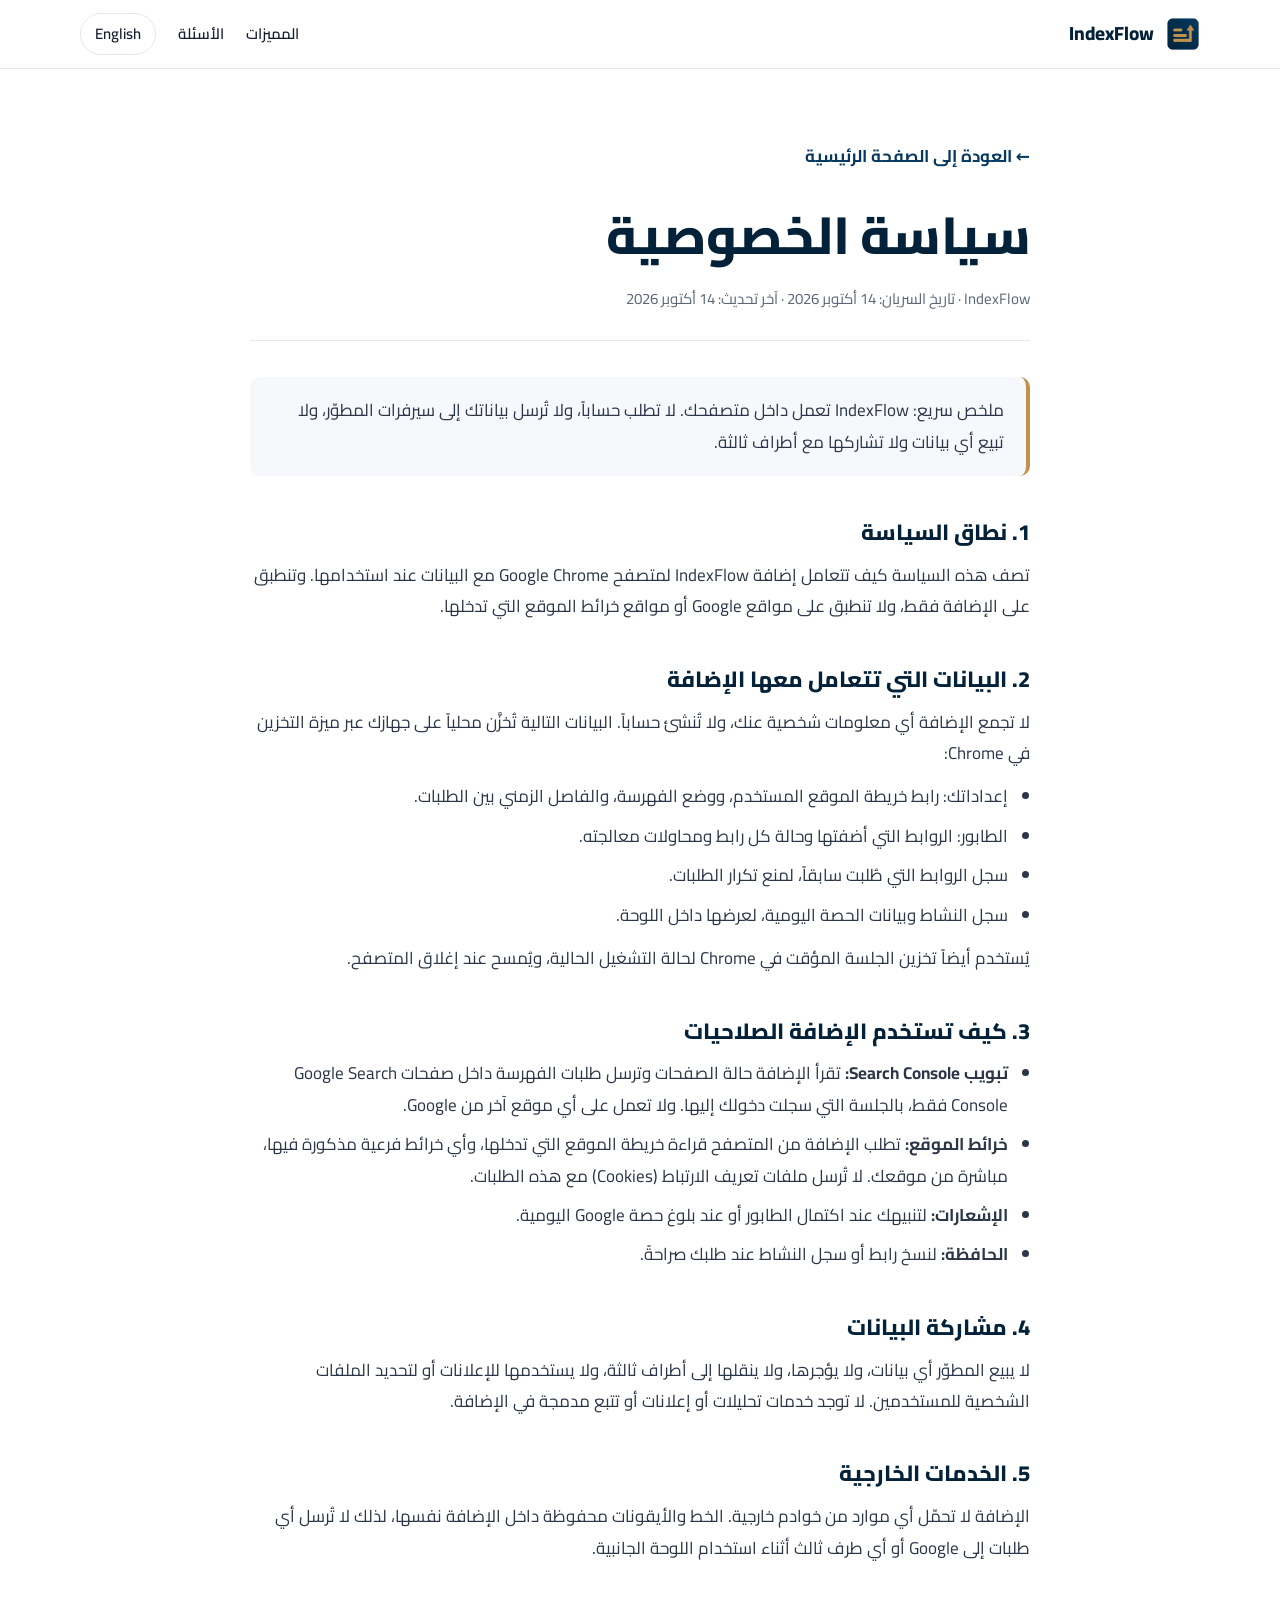
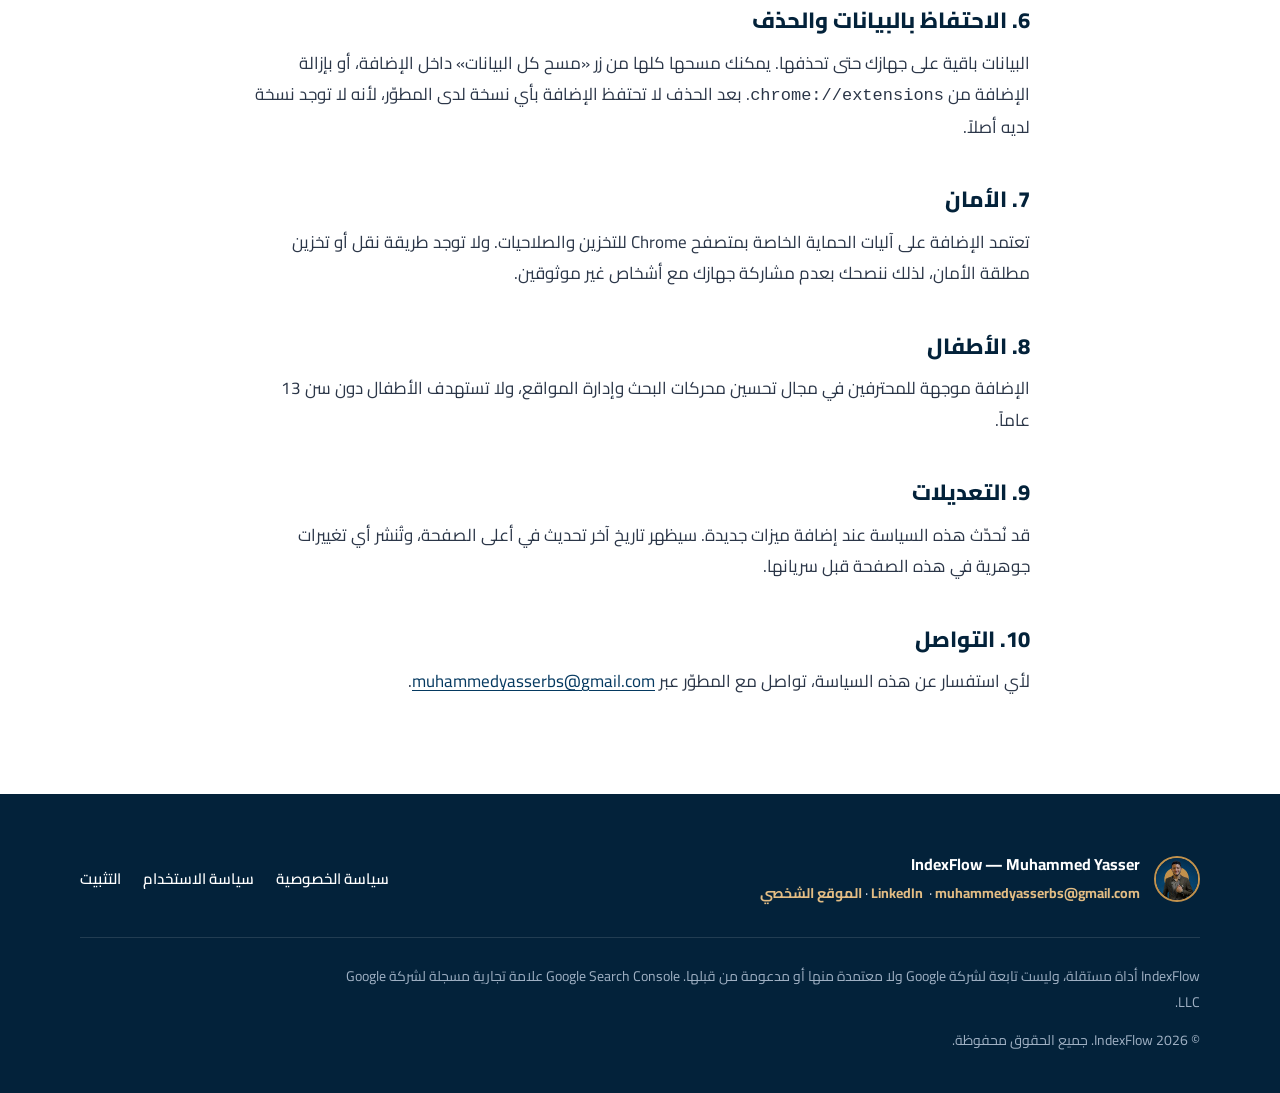
<file: docs/privacy/index.html>
<!doctype html>
<html lang="ar" dir="rtl">
<head>
<meta charset="utf-8">
<meta name="viewport" content="width=device-width, initial-scale=1">
<title>سياسة الخصوصية — IndexFlow</title>
<meta name="description" content="سياسة الخصوصية لإضافة IndexFlow: ما تحفظه الإضافة على جهازك، وكيف تستخدم الصلاحيات، ولا مشاركة للبيانات مع أطراف ثالثة.">
<link rel="canonical" href="https://muhammedyasserbs.github.io/index-now/privacy/">
<link rel="alternate" hreflang="ar" href="https://muhammedyasserbs.github.io/index-now/privacy/">
<link rel="alternate" hreflang="en" href="https://muhammedyasserbs.github.io/index-now/en/privacy/">
<link rel="alternate" hreflang="x-default" href="https://muhammedyasserbs.github.io/index-now/privacy/">
<meta property="og:type" content="website">
<meta property="og:url" content="https://muhammedyasserbs.github.io/index-now/privacy/">
<meta property="og:site_name" content="IndexFlow">
<meta property="og:locale" content="ar_EG">
<meta property="og:image" content="https://muhammedyasserbs.github.io/index-now/assets/img/og-image.png">
<meta property="og:image:width" content="1200">
<meta property="og:image:height" content="630">
<meta name="twitter:card" content="summary_large_image">
<meta name="twitter:title" content="سياسة الخصوصية — IndexFlow">
<meta name="twitter:description" content="سياسة الخصوصية لإضافة IndexFlow: ما تحفظه الإضافة على جهازك، وكيف تستخدم الصلاحيات، ولا مشاركة للبيانات مع أطراف ثالثة.">
<meta name="twitter:image" content="https://muhammedyasserbs.github.io/index-now/assets/img/og-image.png">
<meta name="theme-color" content="#053960">
<link rel="icon" href="../assets/img/icon-192x192.png" type="image/png">
<link rel="stylesheet" href="../assets/site.css">
<meta property="og:title" content="سياسة الخصوصية — IndexFlow">
<meta property="og:description" content="سياسة الخصوصية لإضافة IndexFlow: ما تحفظه الإضافة على جهازك، وكيف تستخدم الصلاحيات، ولا مشاركة للبيانات مع أطراف ثالثة.">

</head>
<body>
<a class="skip-link" href="#main">انتقل إلى المحتوى</a>
<header class="site-header">
  <div class="wrap">
    <a class="brand" href="../index.html" aria-label="IndexFlow — الصفحة الرئيسية">
      <img src="../assets/img/icon-192x192.png" alt="" width="34" height="34">
      <span>IndexFlow</span>
    </a>
    <nav class="site-nav" aria-label="التنقل الرئيسي"><a class="hide-sm" href="../index.html#features">المميزات</a><a class="hide-sm" href="../index.html#faq">الأسئلة</a><a class="lang-switch" href="../en/privacy/index.html" hreflang="en" lang="en">English</a></nav>
  </div>
</header>
<main id="main">

<article class="legal">
  <div class="legal-wrap">
    <a class="back" href="../index.html">← العودة إلى الصفحة الرئيسية</a>
    <h1>سياسة الخصوصية</h1>
    <p class="meta">IndexFlow · تاريخ السريان: 14 أكتوبر 2026 · آخر تحديث: 14 أكتوبر 2026</p>
    <p class="note">ملخص سريع: IndexFlow تعمل داخل متصفحك. لا تطلب حساباً، ولا تُرسل بياناتك إلى سيرفرات المطوّر، ولا تبيع أي بيانات ولا تشاركها مع أطراف ثالثة.</p>

    <h2>1. نطاق السياسة</h2>
    <p>تصف هذه السياسة كيف تتعامل إضافة IndexFlow لمتصفح Google Chrome مع البيانات عند استخدامها. وتنطبق على الإضافة فقط، ولا تنطبق على مواقع Google أو مواقع خرائط الموقع التي تدخلها.</p>

    <h2>2. البيانات التي تتعامل معها الإضافة</h2>
    <p>لا تجمع الإضافة أي معلومات شخصية عنك، ولا تُنشئ حساباً. البيانات التالية تُخزَّن محلياً على جهازك عبر ميزة التخزين في Chrome:</p>
    <ul>
      <li>إعداداتك: رابط خريطة الموقع المستخدم، ووضع الفهرسة، والفاصل الزمني بين الطلبات.</li>
      <li>الطابور: الروابط التي أضفتها وحالة كل رابط ومحاولات معالجته.</li>
      <li>سجل الروابط التي طُلبت سابقاً، لمنع تكرار الطلبات.</li>
      <li>سجل النشاط وبيانات الحصة اليومية، لعرضها داخل اللوحة.</li>
    </ul>
    <p style="margin-top:12px">يُستخدم أيضاً تخزين الجلسة المؤقت في Chrome لحالة التشغيل الحالية، ويُمسح عند إغلاق المتصفح.</p>

    <h2>3. كيف تستخدم الإضافة الصلاحيات</h2>
    <ul>
      <li><strong>تبويب Search Console:</strong> تقرأ الإضافة حالة الصفحات وترسل طلبات الفهرسة داخل صفحات Google Search Console فقط، بالجلسة التي سجلت دخولك إليها. ولا تعمل على أي موقع آخر من Google.</li>
      <li><strong>خرائط الموقع:</strong> تطلب الإضافة من المتصفح قراءة خريطة الموقع التي تدخلها، وأي خرائط فرعية مذكورة فيها، مباشرة من موقعك. لا تُرسل ملفات تعريف الارتباط (Cookies) مع هذه الطلبات.</li>
      <li><strong>الإشعارات:</strong> لتنبيهك عند اكتمال الطابور أو عند بلوغ حصة Google اليومية.</li>
      <li><strong>الحافظة:</strong> لنسخ رابط أو سجل النشاط عند طلبك صراحةً.</li>
    </ul>

    <h2>4. مشاركة البيانات</h2>
    <p>لا يبيع المطوّر أي بيانات، ولا يؤجرها، ولا ينقلها إلى أطراف ثالثة، ولا يستخدمها للإعلانات أو لتحديد الملفات الشخصية للمستخدمين. لا توجد خدمات تحليلات أو إعلانات أو تتبع مدمجة في الإضافة.</p>

    <h2>5. الخدمات الخارجية</h2>
    <p>الإضافة لا تحمّل أي موارد من خوادم خارجية. الخط والأيقونات محفوظة داخل الإضافة نفسها، لذلك لا تُرسل أي طلبات إلى Google أو أي طرف ثالث أثناء استخدام اللوحة الجانبية.</p>

    <h2>6. الاحتفاظ بالبيانات والحذف</h2>
    <p>البيانات باقية على جهازك حتى تحذفها. يمكنك مسحها كلها من زر «مسح كل البيانات» داخل الإضافة، أو بإزالة الإضافة من <code>chrome://extensions</code>. بعد الحذف لا تحتفظ الإضافة بأي نسخة لدى المطوّر، لأنه لا توجد نسخة لديه أصلاً.</p>

    <h2>7. الأمان</h2>
    <p>تعتمد الإضافة على آليات الحماية الخاصة بمتصفح Chrome للتخزين والصلاحيات. ولا توجد طريقة نقل أو تخزين مطلقة الأمان، لذلك ننصحك بعدم مشاركة جهازك مع أشخاص غير موثوقين.</p>

    <h2>8. الأطفال</h2>
    <p>الإضافة موجهة للمحترفين في مجال تحسين محركات البحث وإدارة المواقع، ولا تستهدف الأطفال دون سن 13 عاماً.</p>

    <h2>9. التعديلات</h2>
    <p>قد نُحدّث هذه السياسة عند إضافة ميزات جديدة. سيظهر تاريخ آخر تحديث في أعلى الصفحة، وتُنشر أي تغييرات جوهرية في هذه الصفحة قبل سريانها.</p>

    <h2>10. التواصل</h2>
    <p>لأي استفسار عن هذه السياسة، تواصل مع المطوّر عبر <a href="mailto:muhammedyasserbs@gmail.com">muhammedyasserbs@gmail.com</a>.</p>
  </div>
</article>
</main>

<footer class="site-footer">
  <div class="wrap">
    <div class="footer-top">
      <div class="dev">
        <img src="../assets/img/avatar.jpg" alt="Muhammed Yasser" width="46" height="46">
        <div>
          <strong>IndexFlow — Muhammed Yasser</strong>
          <a href="https://www.linkedin.com/in/muhammed-yasser-seo-specialist/" target="_blank" rel="noopener">LinkedIn</a>
          &nbsp;·&nbsp;<a href="mailto:muhammedyasserbs@gmail.com">muhammedyasserbs@gmail.com</a>&nbsp;·&nbsp;<a href="https://muhammedyasserbs.github.io/" target="_blank" rel="noopener">الموقع الشخصي</a>
        </div>
      </div>
      <nav class="footer-links" aria-label="روابط الموقع">
        <a href="../privacy/index.html">سياسة الخصوصية</a>
        <a href="../terms/index.html">سياسة الاستخدام</a>
        <a href="../index.html#install">التثبيت</a>
      </nav>
    </div>
    <p class="disclaimer">IndexFlow أداة مستقلة، وليست تابعة لشركة Google ولا معتمدة منها أو مدعومة من قبلها. Google Search Console علامة تجارية مسجلة لشركة Google LLC.</p>
    <p class="copy">&copy; <span data-year>2026</span> IndexFlow. جميع الحقوق محفوظة.</p>
  </div>
</footer>
<script src="../assets/site.js" defer></script>
</body>
</html>
</file>
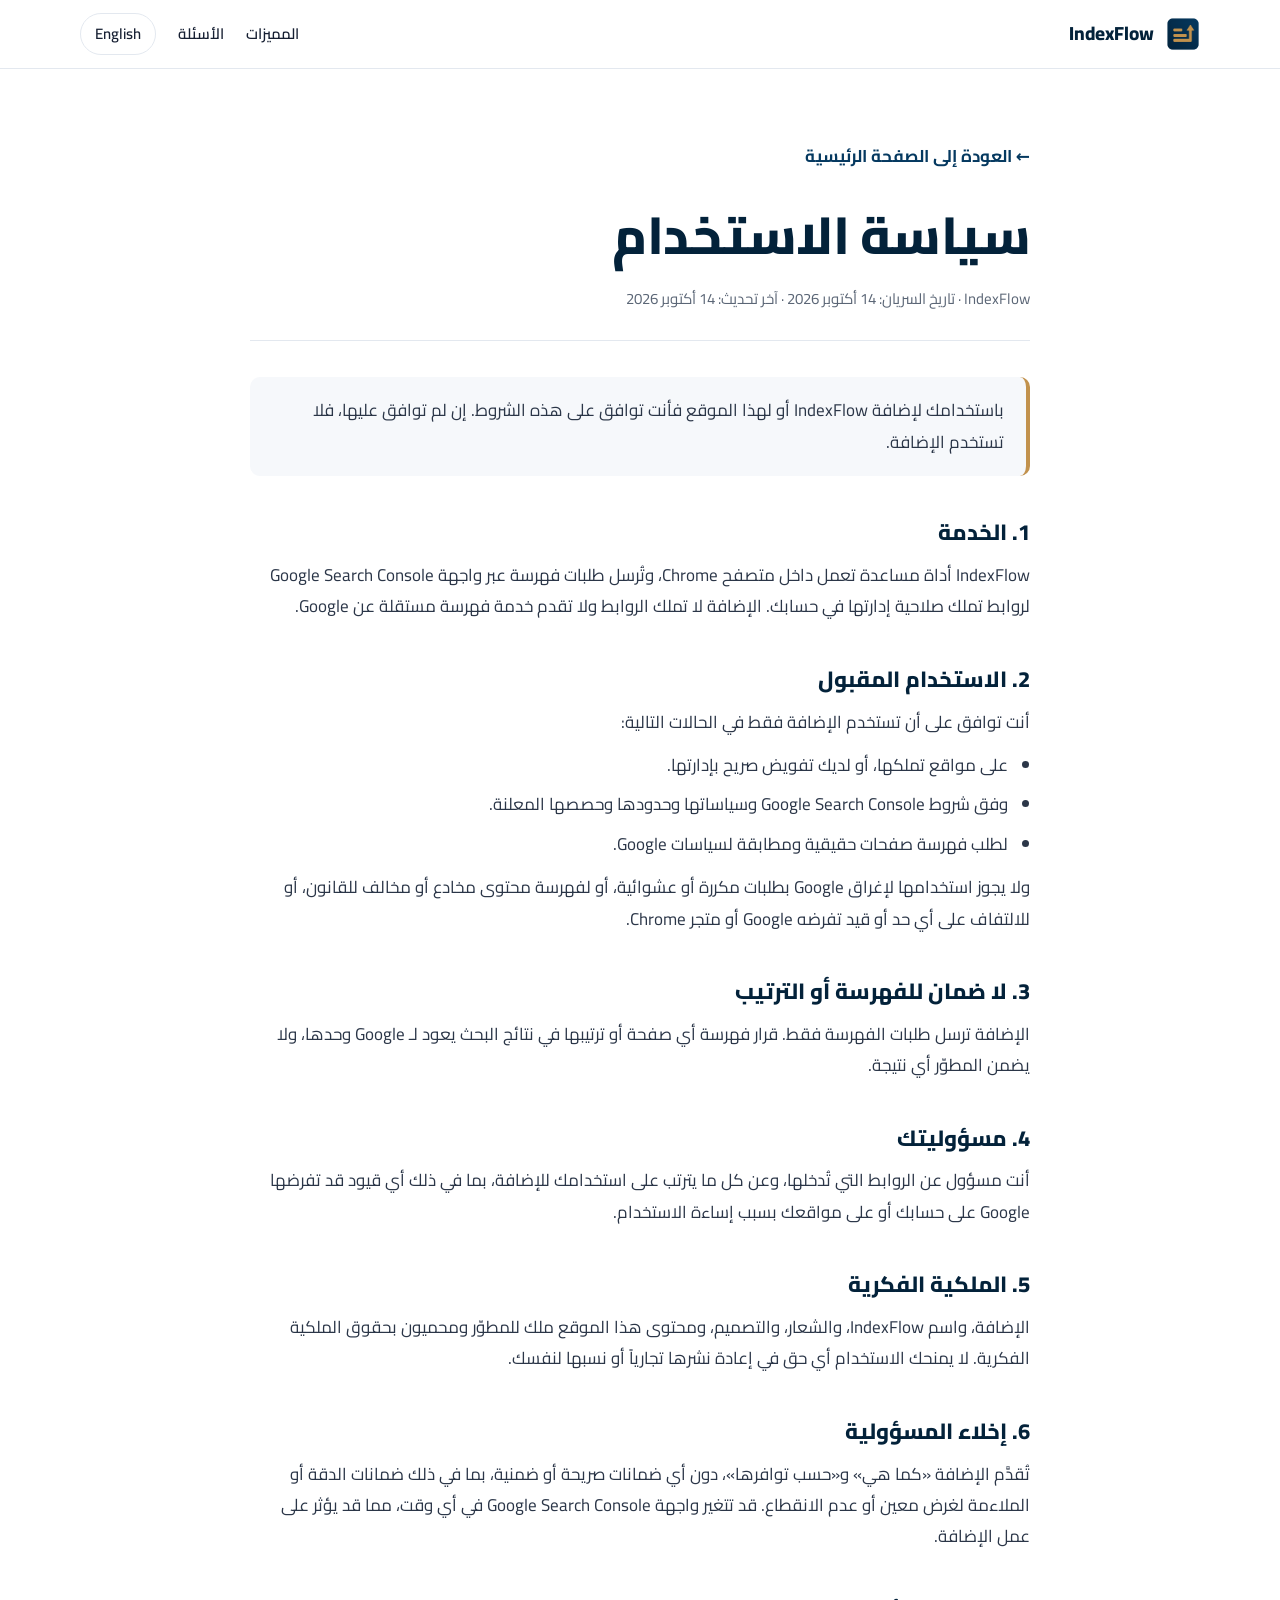
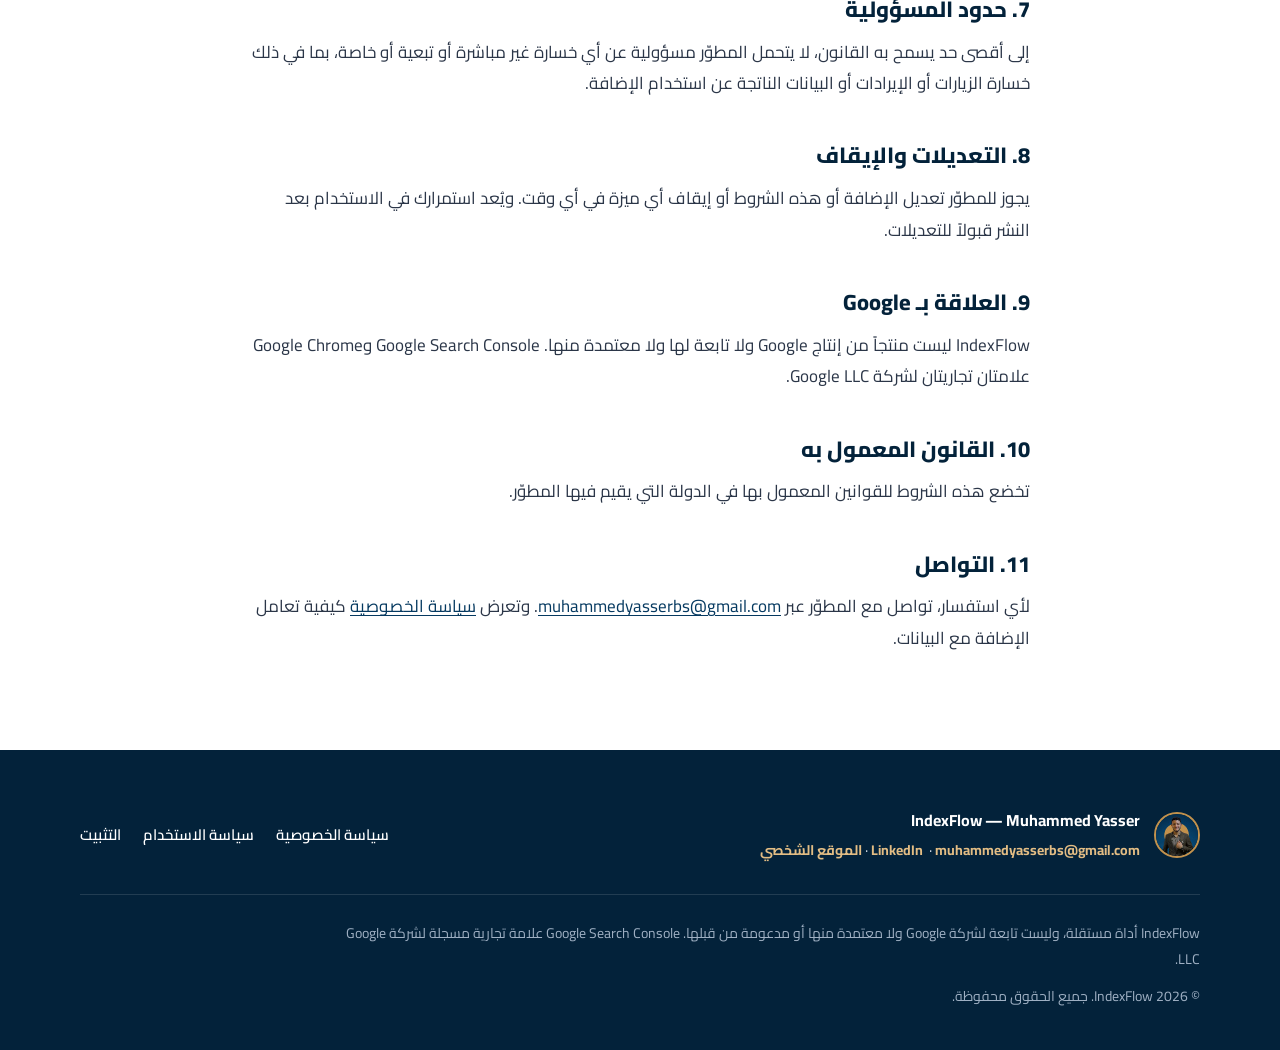
<file: docs/terms/index.html>
<!doctype html>
<html lang="ar" dir="rtl">
<head>
<meta charset="utf-8">
<meta name="viewport" content="width=device-width, initial-scale=1">
<title>سياسة الاستخدام — IndexFlow</title>
<meta name="description" content="شروط وسياسة استخدام إضافة IndexFlow، والاستخدام المقبول، وحدود المسؤولية.">
<link rel="canonical" href="https://muhammedyasserbs.github.io/index-now/terms/">
<link rel="alternate" hreflang="ar" href="https://muhammedyasserbs.github.io/index-now/terms/">
<link rel="alternate" hreflang="en" href="https://muhammedyasserbs.github.io/index-now/en/terms/">
<link rel="alternate" hreflang="x-default" href="https://muhammedyasserbs.github.io/index-now/terms/">
<meta property="og:type" content="website">
<meta property="og:url" content="https://muhammedyasserbs.github.io/index-now/terms/">
<meta property="og:site_name" content="IndexFlow">
<meta property="og:locale" content="ar_EG">
<meta property="og:image" content="https://muhammedyasserbs.github.io/index-now/assets/img/og-image.png">
<meta property="og:image:width" content="1200">
<meta property="og:image:height" content="630">
<meta name="twitter:card" content="summary_large_image">
<meta name="twitter:title" content="سياسة الاستخدام — IndexFlow">
<meta name="twitter:description" content="شروط وسياسة استخدام إضافة IndexFlow، والاستخدام المقبول، وحدود المسؤولية.">
<meta name="twitter:image" content="https://muhammedyasserbs.github.io/index-now/assets/img/og-image.png">
<meta name="theme-color" content="#053960">
<link rel="icon" href="../assets/img/icon-192x192.png" type="image/png">
<link rel="stylesheet" href="../assets/site.css">
<meta property="og:title" content="سياسة الاستخدام — IndexFlow">
<meta property="og:description" content="شروط وسياسة استخدام إضافة IndexFlow، والاستخدام المقبول، وحدود المسؤولية.">

</head>
<body>
<a class="skip-link" href="#main">انتقل إلى المحتوى</a>
<header class="site-header">
  <div class="wrap">
    <a class="brand" href="../index.html" aria-label="IndexFlow — الصفحة الرئيسية">
      <img src="../assets/img/icon-192x192.png" alt="" width="34" height="34">
      <span>IndexFlow</span>
    </a>
    <nav class="site-nav" aria-label="التنقل الرئيسي"><a class="hide-sm" href="../index.html#features">المميزات</a><a class="hide-sm" href="../index.html#faq">الأسئلة</a><a class="lang-switch" href="../en/terms/index.html" hreflang="en" lang="en">English</a></nav>
  </div>
</header>
<main id="main">

<article class="legal">
  <div class="legal-wrap">
    <a class="back" href="../index.html">← العودة إلى الصفحة الرئيسية</a>
    <h1>سياسة الاستخدام</h1>
    <p class="meta">IndexFlow · تاريخ السريان: 14 أكتوبر 2026 · آخر تحديث: 14 أكتوبر 2026</p>
    <p class="note">باستخدامك لإضافة IndexFlow أو لهذا الموقع فأنت توافق على هذه الشروط. إن لم توافق عليها، فلا تستخدم الإضافة.</p>

    <h2>1. الخدمة</h2>
    <p>IndexFlow أداة مساعدة تعمل داخل متصفح Chrome، وتُرسل طلبات فهرسة عبر واجهة Google Search Console لروابط تملك صلاحية إدارتها في حسابك. الإضافة لا تملك الروابط ولا تقدم خدمة فهرسة مستقلة عن Google.</p>

    <h2>2. الاستخدام المقبول</h2>
    <p>أنت توافق على أن تستخدم الإضافة فقط في الحالات التالية:</p>
    <ul>
      <li>على مواقع تملكها، أو لديك تفويض صريح بإدارتها.</li>
      <li>وفق شروط Google Search Console وسياساتها وحدودها وحصصها المعلنة.</li>
      <li>لطلب فهرسة صفحات حقيقية ومطابقة لسياسات Google.</li>
    </ul>
    <p style="margin-top:12px">ولا يجوز استخدامها لإغراق Google بطلبات مكررة أو عشوائية، أو لفهرسة محتوى مخادع أو مخالف للقانون، أو للالتفاف على أي حد أو قيد تفرضه Google أو متجر Chrome.</p>

    <h2>3. لا ضمان للفهرسة أو الترتيب</h2>
    <p>الإضافة ترسل طلبات الفهرسة فقط. قرار فهرسة أي صفحة أو ترتيبها في نتائج البحث يعود لـ Google وحدها، ولا يضمن المطوّر أي نتيجة.</p>

    <h2>4. مسؤوليتك</h2>
    <p>أنت مسؤول عن الروابط التي تُدخلها، وعن كل ما يترتب على استخدامك للإضافة، بما في ذلك أي قيود قد تفرضها Google على حسابك أو على مواقعك بسبب إساءة الاستخدام.</p>

    <h2>5. الملكية الفكرية</h2>
    <p>الإضافة، واسم IndexFlow، والشعار، والتصميم، ومحتوى هذا الموقع ملك للمطوّر ومحميون بحقوق الملكية الفكرية. لا يمنحك الاستخدام أي حق في إعادة نشرها تجارياً أو نسبها لنفسك.</p>

    <h2>6. إخلاء المسؤولية</h2>
    <p>تُقدَّم الإضافة «كما هي» و«حسب توافرها»، دون أي ضمانات صريحة أو ضمنية، بما في ذلك ضمانات الدقة أو الملاءمة لغرض معين أو عدم الانقطاع. قد تتغير واجهة Google Search Console في أي وقت، مما قد يؤثر على عمل الإضافة.</p>

    <h2>7. حدود المسؤولية</h2>
    <p>إلى أقصى حد يسمح به القانون، لا يتحمل المطوّر مسؤولية عن أي خسارة غير مباشرة أو تبعية أو خاصة، بما في ذلك خسارة الزيارات أو الإيرادات أو البيانات الناتجة عن استخدام الإضافة.</p>

    <h2>8. التعديلات والإيقاف</h2>
    <p>يجوز للمطوّر تعديل الإضافة أو هذه الشروط أو إيقاف أي ميزة في أي وقت. ويُعد استمرارك في الاستخدام بعد النشر قبولاً للتعديلات.</p>

    <h2>9. العلاقة بـ Google</h2>
    <p>IndexFlow ليست منتجاً من إنتاج Google ولا تابعة لها ولا معتمدة منها. Google Search Console وGoogle Chrome علامتان تجاريتان لشركة Google LLC.</p>

    <h2>10. القانون المعمول به</h2>
    <p>تخضع هذه الشروط للقوانين المعمول بها في الدولة التي يقيم فيها المطوّر.</p>

    <h2>11. التواصل</h2>
    <p>لأي استفسار، تواصل مع المطوّر عبر <a href="mailto:muhammedyasserbs@gmail.com">muhammedyasserbs@gmail.com</a>. وتعرض <a href="../privacy/index.html">سياسة الخصوصية</a> كيفية تعامل الإضافة مع البيانات.</p>
  </div>
</article>
</main>

<footer class="site-footer">
  <div class="wrap">
    <div class="footer-top">
      <div class="dev">
        <img src="../assets/img/avatar.jpg" alt="Muhammed Yasser" width="46" height="46">
        <div>
          <strong>IndexFlow — Muhammed Yasser</strong>
          <a href="https://www.linkedin.com/in/muhammed-yasser-seo-specialist/" target="_blank" rel="noopener">LinkedIn</a>
          &nbsp;·&nbsp;<a href="mailto:muhammedyasserbs@gmail.com">muhammedyasserbs@gmail.com</a>&nbsp;·&nbsp;<a href="https://muhammedyasserbs.github.io/" target="_blank" rel="noopener">الموقع الشخصي</a>
        </div>
      </div>
      <nav class="footer-links" aria-label="روابط الموقع">
        <a href="../privacy/index.html">سياسة الخصوصية</a>
        <a href="../terms/index.html">سياسة الاستخدام</a>
        <a href="../index.html#install">التثبيت</a>
      </nav>
    </div>
    <p class="disclaimer">IndexFlow أداة مستقلة، وليست تابعة لشركة Google ولا معتمدة منها أو مدعومة من قبلها. Google Search Console علامة تجارية مسجلة لشركة Google LLC.</p>
    <p class="copy">&copy; <span data-year>2026</span> IndexFlow. جميع الحقوق محفوظة.</p>
  </div>
</footer>
<script src="../assets/site.js" defer></script>
</body>
</html>
</file>
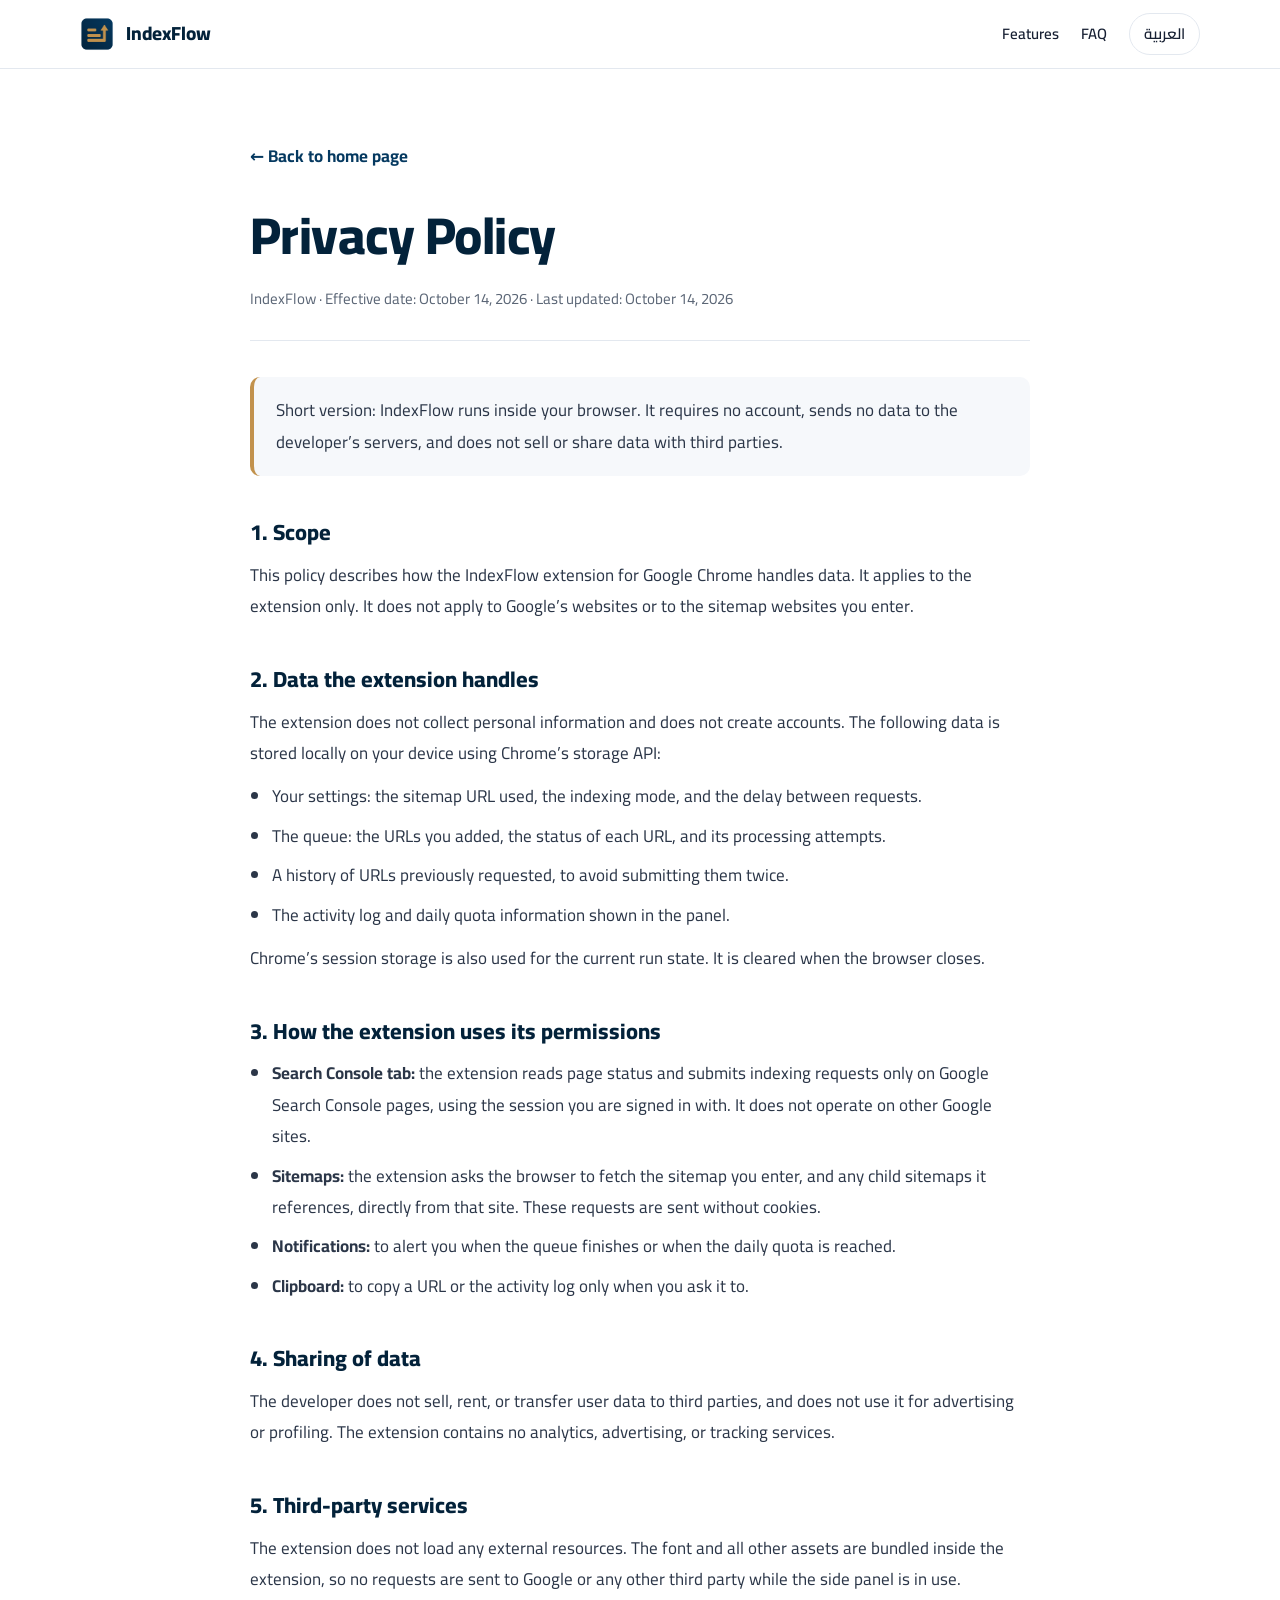
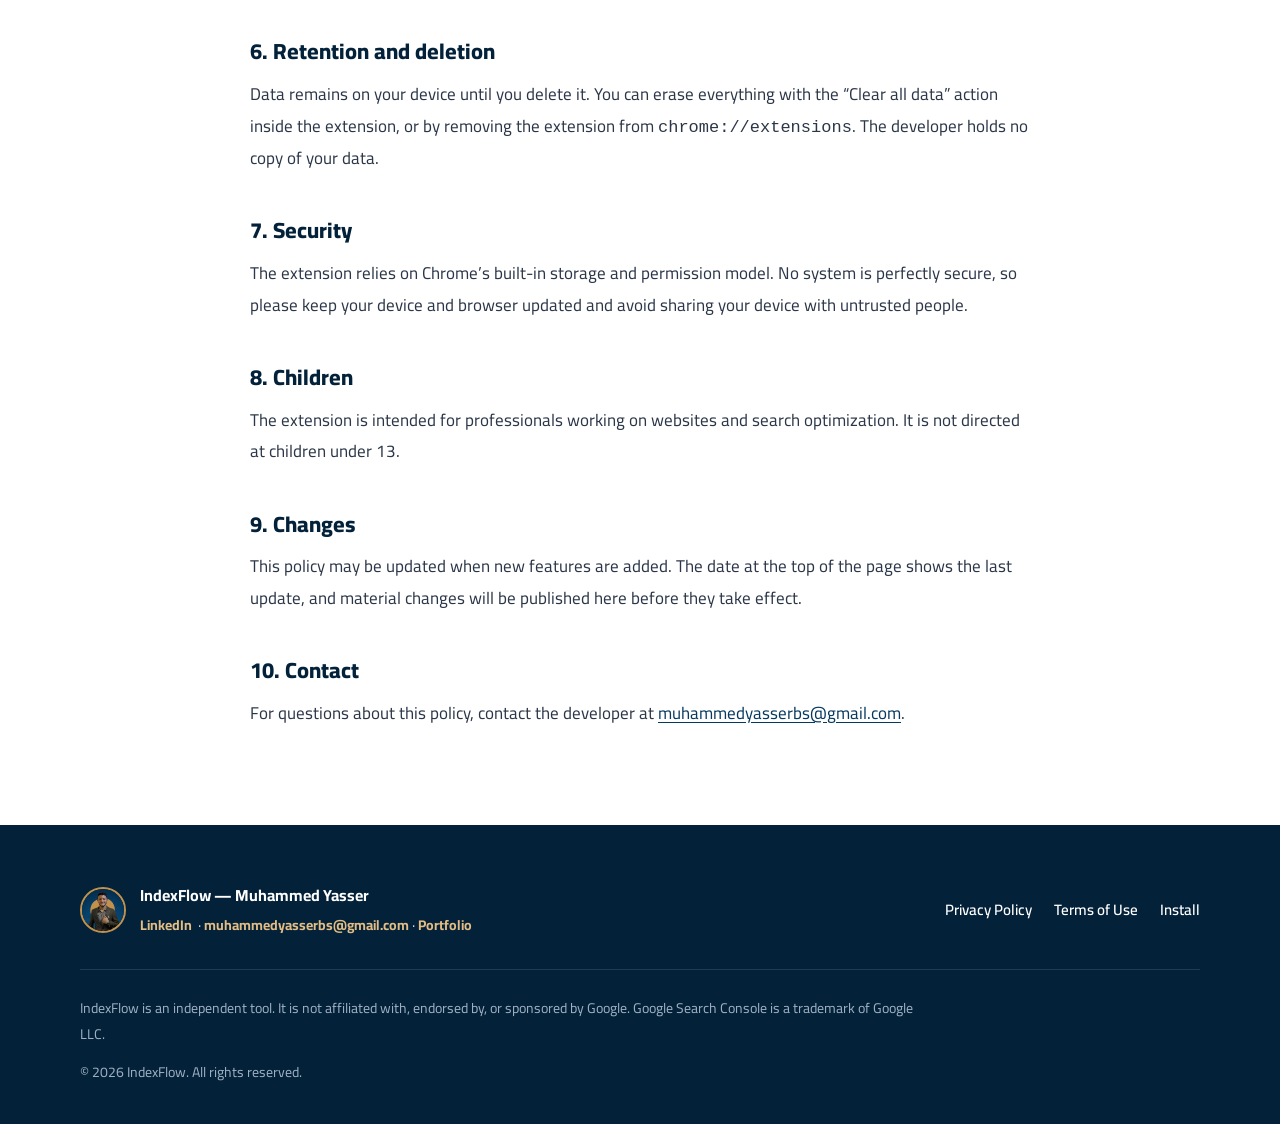
<file: docs/en/privacy/index.html>
<!doctype html>
<html lang="en" dir="ltr">
<head>
<meta charset="utf-8">
<meta name="viewport" content="width=device-width, initial-scale=1">
<title>Privacy Policy — IndexFlow</title>
<meta name="description" content="Privacy Policy for the IndexFlow Chrome extension: what is stored on your device, how permissions are used, and no sharing of data with third parties.">
<link rel="canonical" href="https://muhammedyasserbs.github.io/index-now/en/privacy/">
<link rel="alternate" hreflang="ar" href="https://muhammedyasserbs.github.io/index-now/privacy/">
<link rel="alternate" hreflang="en" href="https://muhammedyasserbs.github.io/index-now/en/privacy/">
<link rel="alternate" hreflang="x-default" href="https://muhammedyasserbs.github.io/index-now/privacy/">
<meta property="og:type" content="website">
<meta property="og:url" content="https://muhammedyasserbs.github.io/index-now/en/privacy/">
<meta property="og:site_name" content="IndexFlow">
<meta property="og:locale" content="en_US">
<meta property="og:image" content="https://muhammedyasserbs.github.io/index-now/assets/img/og-image.png">
<meta property="og:image:width" content="1200">
<meta property="og:image:height" content="630">
<meta name="twitter:card" content="summary_large_image">
<meta name="twitter:title" content="Privacy Policy — IndexFlow">
<meta name="twitter:description" content="Privacy Policy for the IndexFlow Chrome extension: what is stored on your device, how permissions are used, and no sharing of data with third parties.">
<meta name="twitter:image" content="https://muhammedyasserbs.github.io/index-now/assets/img/og-image.png">
<meta name="theme-color" content="#053960">
<link rel="icon" href="../../assets/img/icon-192x192.png" type="image/png">
<link rel="stylesheet" href="../../assets/site.css">
<meta property="og:title" content="Privacy Policy — IndexFlow">
<meta property="og:description" content="Privacy Policy for the IndexFlow Chrome extension: what is stored on your device, how permissions are used, and no sharing of data with third parties.">

</head>
<body>
<a class="skip-link" href="#main">Skip to content</a>
<header class="site-header">
  <div class="wrap">
    <a class="brand" href="../../en/index.html" aria-label="IndexFlow — Home">
      <img src="../../assets/img/icon-192x192.png" alt="" width="34" height="34">
      <span>IndexFlow</span>
    </a>
    <nav class="site-nav" aria-label="Main navigation"><a class="hide-sm" href="../../en/index.html#features">Features</a><a class="hide-sm" href="../../en/index.html#faq">FAQ</a><a class="lang-switch" href="../../privacy/index.html" hreflang="ar" lang="ar">العربية</a></nav>
  </div>
</header>
<main id="main">

<article class="legal">
  <div class="legal-wrap">
    <a class="back" href="../index.html">← Back to home page</a>
    <h1>Privacy Policy</h1>
    <p class="meta">IndexFlow · Effective date: October 14, 2026 · Last updated: October 14, 2026</p>
    <p class="note">Short version: IndexFlow runs inside your browser. It requires no account, sends no data to the developer’s servers, and does not sell or share data with third parties.</p>

    <h2>1. Scope</h2>
    <p>This policy describes how the IndexFlow extension for Google Chrome handles data. It applies to the extension only. It does not apply to Google’s websites or to the sitemap websites you enter.</p>

    <h2>2. Data the extension handles</h2>
    <p>The extension does not collect personal information and does not create accounts. The following data is stored locally on your device using Chrome’s storage API:</p>
    <ul>
      <li>Your settings: the sitemap URL used, the indexing mode, and the delay between requests.</li>
      <li>The queue: the URLs you added, the status of each URL, and its processing attempts.</li>
      <li>A history of URLs previously requested, to avoid submitting them twice.</li>
      <li>The activity log and daily quota information shown in the panel.</li>
    </ul>
    <p style="margin-top:12px">Chrome’s session storage is also used for the current run state. It is cleared when the browser closes.</p>

    <h2>3. How the extension uses its permissions</h2>
    <ul>
      <li><strong>Search Console tab:</strong> the extension reads page status and submits indexing requests only on Google Search Console pages, using the session you are signed in with. It does not operate on other Google sites.</li>
      <li><strong>Sitemaps:</strong> the extension asks the browser to fetch the sitemap you enter, and any child sitemaps it references, directly from that site. These requests are sent without cookies.</li>
      <li><strong>Notifications:</strong> to alert you when the queue finishes or when the daily quota is reached.</li>
      <li><strong>Clipboard:</strong> to copy a URL or the activity log only when you ask it to.</li>
    </ul>

    <h2>4. Sharing of data</h2>
    <p>The developer does not sell, rent, or transfer user data to third parties, and does not use it for advertising or profiling. The extension contains no analytics, advertising, or tracking services.</p>

    <h2>5. Third-party services</h2>
    <p>The extension does not load any external resources. The font and all other assets are bundled inside the extension, so no requests are sent to Google or any other third party while the side panel is in use.</p>

    <h2>6. Retention and deletion</h2>
    <p>Data remains on your device until you delete it. You can erase everything with the “Clear all data” action inside the extension, or by removing the extension from <code>chrome://extensions</code>. The developer holds no copy of your data.</p>

    <h2>7. Security</h2>
    <p>The extension relies on Chrome’s built-in storage and permission model. No system is perfectly secure, so please keep your device and browser updated and avoid sharing your device with untrusted people.</p>

    <h2>8. Children</h2>
    <p>The extension is intended for professionals working on websites and search optimization. It is not directed at children under 13.</p>

    <h2>9. Changes</h2>
    <p>This policy may be updated when new features are added. The date at the top of the page shows the last update, and material changes will be published here before they take effect.</p>

    <h2>10. Contact</h2>
    <p>For questions about this policy, contact the developer at <a href="mailto:muhammedyasserbs@gmail.com">muhammedyasserbs@gmail.com</a>.</p>
  </div>
</article>
</main>

<footer class="site-footer">
  <div class="wrap">
    <div class="footer-top">
      <div class="dev">
        <img src="../../assets/img/avatar.jpg" alt="Muhammed Yasser" width="46" height="46">
        <div>
          <strong>IndexFlow — Muhammed Yasser</strong>
          <a href="https://www.linkedin.com/in/muhammed-yasser-seo-specialist/" target="_blank" rel="noopener">LinkedIn</a>
          &nbsp;·&nbsp;<a href="mailto:muhammedyasserbs@gmail.com">muhammedyasserbs@gmail.com</a>&nbsp;·&nbsp;<a href="https://muhammedyasserbs.github.io/" target="_blank" rel="noopener">Portfolio</a>
        </div>
      </div>
      <nav class="footer-links" aria-label="Site links">
        <a href="../../en/privacy/index.html">Privacy Policy</a>
        <a href="../../en/terms/index.html">Terms of Use</a>
        <a href="../../en/index.html#install">Install</a>
      </nav>
    </div>
    <p class="disclaimer">IndexFlow is an independent tool. It is not affiliated with, endorsed by, or sponsored by Google. Google Search Console is a trademark of Google LLC.</p>
    <p class="copy">&copy; <span data-year>2026</span> IndexFlow. All rights reserved.</p>
  </div>
</footer>
<script src="../../assets/site.js" defer></script>
</body>
</html>
</file>
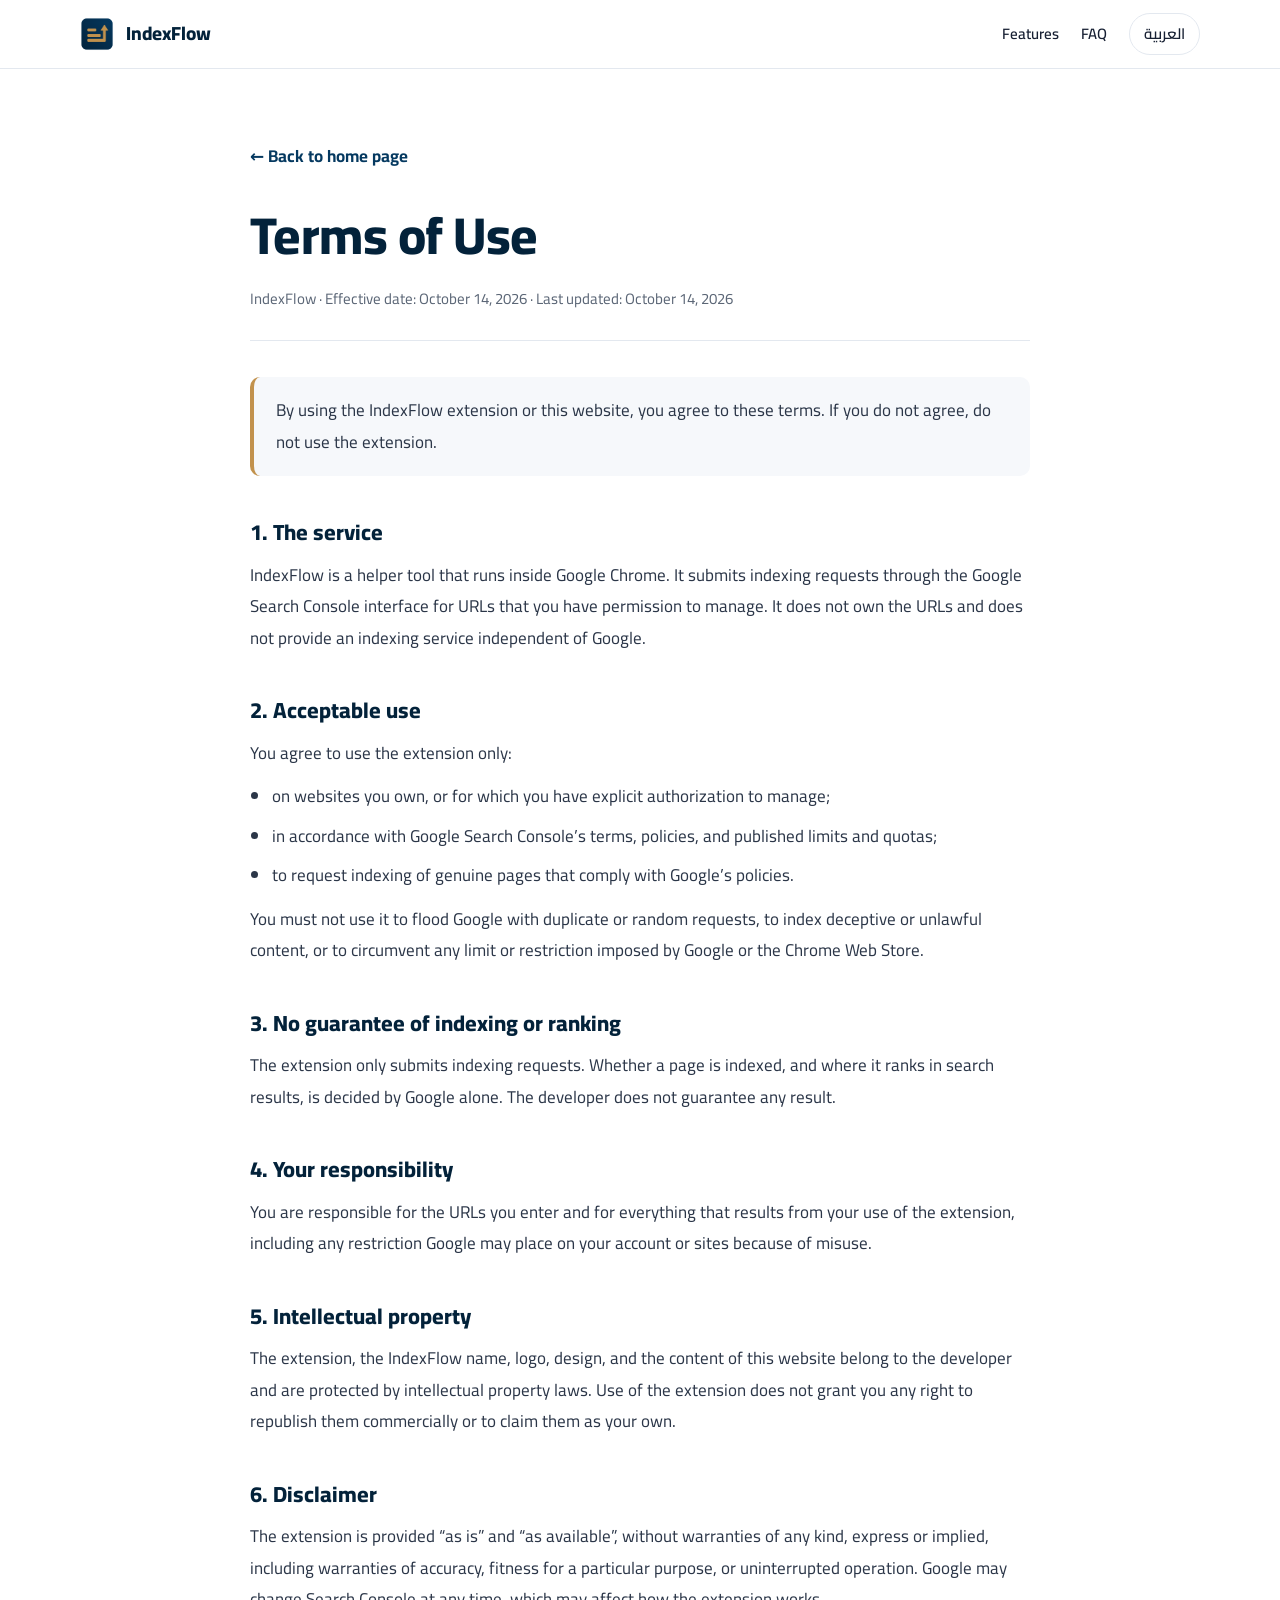
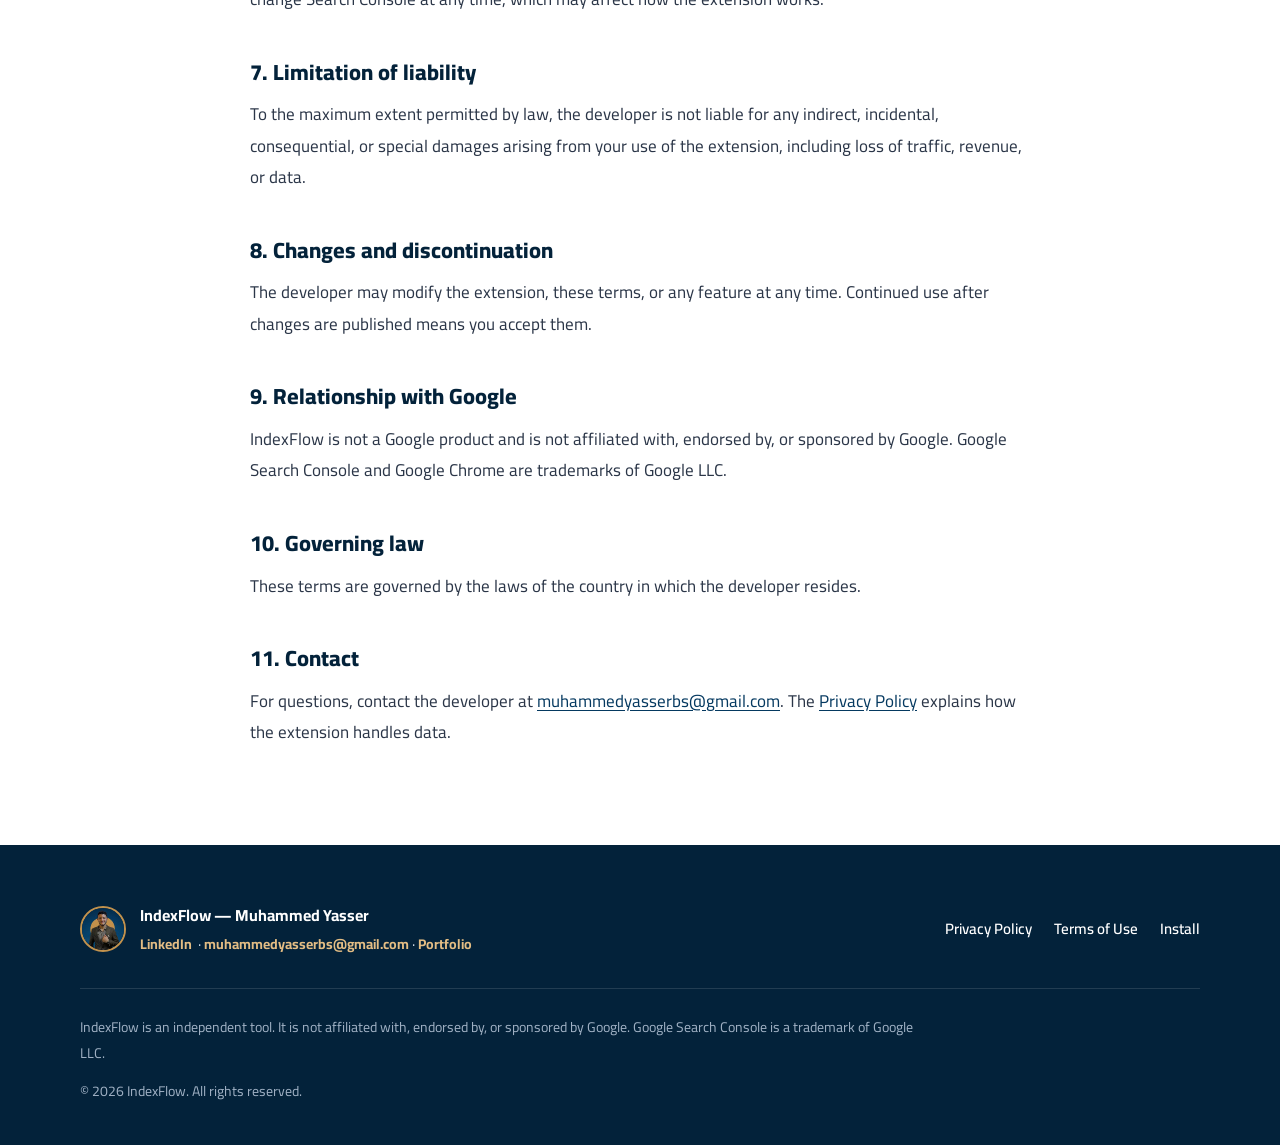
<file: docs/en/terms/index.html>
<!doctype html>
<html lang="en" dir="ltr">
<head>
<meta charset="utf-8">
<meta name="viewport" content="width=device-width, initial-scale=1">
<title>Terms of Use — IndexFlow</title>
<meta name="description" content="Terms of Use for the IndexFlow Chrome extension, including acceptable use, disclaimers, and limitation of liability.">
<link rel="canonical" href="https://muhammedyasserbs.github.io/index-now/en/terms/">
<link rel="alternate" hreflang="ar" href="https://muhammedyasserbs.github.io/index-now/terms/">
<link rel="alternate" hreflang="en" href="https://muhammedyasserbs.github.io/index-now/en/terms/">
<link rel="alternate" hreflang="x-default" href="https://muhammedyasserbs.github.io/index-now/terms/">
<meta property="og:type" content="website">
<meta property="og:url" content="https://muhammedyasserbs.github.io/index-now/en/terms/">
<meta property="og:site_name" content="IndexFlow">
<meta property="og:locale" content="en_US">
<meta property="og:image" content="https://muhammedyasserbs.github.io/index-now/assets/img/og-image.png">
<meta property="og:image:width" content="1200">
<meta property="og:image:height" content="630">
<meta name="twitter:card" content="summary_large_image">
<meta name="twitter:title" content="Terms of Use — IndexFlow">
<meta name="twitter:description" content="Terms of Use for the IndexFlow Chrome extension, including acceptable use, disclaimers, and limitation of liability.">
<meta name="twitter:image" content="https://muhammedyasserbs.github.io/index-now/assets/img/og-image.png">
<meta name="theme-color" content="#053960">
<link rel="icon" href="../../assets/img/icon-192x192.png" type="image/png">
<link rel="stylesheet" href="../../assets/site.css">
<meta property="og:title" content="Terms of Use — IndexFlow">
<meta property="og:description" content="Terms of Use for the IndexFlow Chrome extension, including acceptable use, disclaimers, and limitation of liability.">

</head>
<body>
<a class="skip-link" href="#main">Skip to content</a>
<header class="site-header">
  <div class="wrap">
    <a class="brand" href="../../en/index.html" aria-label="IndexFlow — Home">
      <img src="../../assets/img/icon-192x192.png" alt="" width="34" height="34">
      <span>IndexFlow</span>
    </a>
    <nav class="site-nav" aria-label="Main navigation"><a class="hide-sm" href="../../en/index.html#features">Features</a><a class="hide-sm" href="../../en/index.html#faq">FAQ</a><a class="lang-switch" href="../../terms/index.html" hreflang="ar" lang="ar">العربية</a></nav>
  </div>
</header>
<main id="main">

<article class="legal">
  <div class="legal-wrap">
    <a class="back" href="../index.html">← Back to home page</a>
    <h1>Terms of Use</h1>
    <p class="meta">IndexFlow · Effective date: October 14, 2026 · Last updated: October 14, 2026</p>
    <p class="note">By using the IndexFlow extension or this website, you agree to these terms. If you do not agree, do not use the extension.</p>

    <h2>1. The service</h2>
    <p>IndexFlow is a helper tool that runs inside Google Chrome. It submits indexing requests through the Google Search Console interface for URLs that you have permission to manage. It does not own the URLs and does not provide an indexing service independent of Google.</p>

    <h2>2. Acceptable use</h2>
    <p>You agree to use the extension only:</p>
    <ul>
      <li>on websites you own, or for which you have explicit authorization to manage;</li>
      <li>in accordance with Google Search Console’s terms, policies, and published limits and quotas;</li>
      <li>to request indexing of genuine pages that comply with Google’s policies.</li>
    </ul>
    <p style="margin-top:12px">You must not use it to flood Google with duplicate or random requests, to index deceptive or unlawful content, or to circumvent any limit or restriction imposed by Google or the Chrome Web Store.</p>

    <h2>3. No guarantee of indexing or ranking</h2>
    <p>The extension only submits indexing requests. Whether a page is indexed, and where it ranks in search results, is decided by Google alone. The developer does not guarantee any result.</p>

    <h2>4. Your responsibility</h2>
    <p>You are responsible for the URLs you enter and for everything that results from your use of the extension, including any restriction Google may place on your account or sites because of misuse.</p>

    <h2>5. Intellectual property</h2>
    <p>The extension, the IndexFlow name, logo, design, and the content of this website belong to the developer and are protected by intellectual property laws. Use of the extension does not grant you any right to republish them commercially or to claim them as your own.</p>

    <h2>6. Disclaimer</h2>
    <p>The extension is provided “as is” and “as available”, without warranties of any kind, express or implied, including warranties of accuracy, fitness for a particular purpose, or uninterrupted operation. Google may change Search Console at any time, which may affect how the extension works.</p>

    <h2>7. Limitation of liability</h2>
    <p>To the maximum extent permitted by law, the developer is not liable for any indirect, incidental, consequential, or special damages arising from your use of the extension, including loss of traffic, revenue, or data.</p>

    <h2>8. Changes and discontinuation</h2>
    <p>The developer may modify the extension, these terms, or any feature at any time. Continued use after changes are published means you accept them.</p>

    <h2>9. Relationship with Google</h2>
    <p>IndexFlow is not a Google product and is not affiliated with, endorsed by, or sponsored by Google. Google Search Console and Google Chrome are trademarks of Google LLC.</p>

    <h2>10. Governing law</h2>
    <p>These terms are governed by the laws of the country in which the developer resides.</p>

    <h2>11. Contact</h2>
    <p>For questions, contact the developer at <a href="mailto:muhammedyasserbs@gmail.com">muhammedyasserbs@gmail.com</a>. The <a href="../privacy/index.html">Privacy Policy</a> explains how the extension handles data.</p>
  </div>
</article>
</main>

<footer class="site-footer">
  <div class="wrap">
    <div class="footer-top">
      <div class="dev">
        <img src="../../assets/img/avatar.jpg" alt="Muhammed Yasser" width="46" height="46">
        <div>
          <strong>IndexFlow — Muhammed Yasser</strong>
          <a href="https://www.linkedin.com/in/muhammed-yasser-seo-specialist/" target="_blank" rel="noopener">LinkedIn</a>
          &nbsp;·&nbsp;<a href="mailto:muhammedyasserbs@gmail.com">muhammedyasserbs@gmail.com</a>&nbsp;·&nbsp;<a href="https://muhammedyasserbs.github.io/" target="_blank" rel="noopener">Portfolio</a>
        </div>
      </div>
      <nav class="footer-links" aria-label="Site links">
        <a href="../../en/privacy/index.html">Privacy Policy</a>
        <a href="../../en/terms/index.html">Terms of Use</a>
        <a href="../../en/index.html#install">Install</a>
      </nav>
    </div>
    <p class="disclaimer">IndexFlow is an independent tool. It is not affiliated with, endorsed by, or sponsored by Google. Google Search Console is a trademark of Google LLC.</p>
    <p class="copy">&copy; <span data-year>2026</span> IndexFlow. All rights reserved.</p>
  </div>
</footer>
<script src="../../assets/site.js" defer></script>
</body>
</html>
</file>
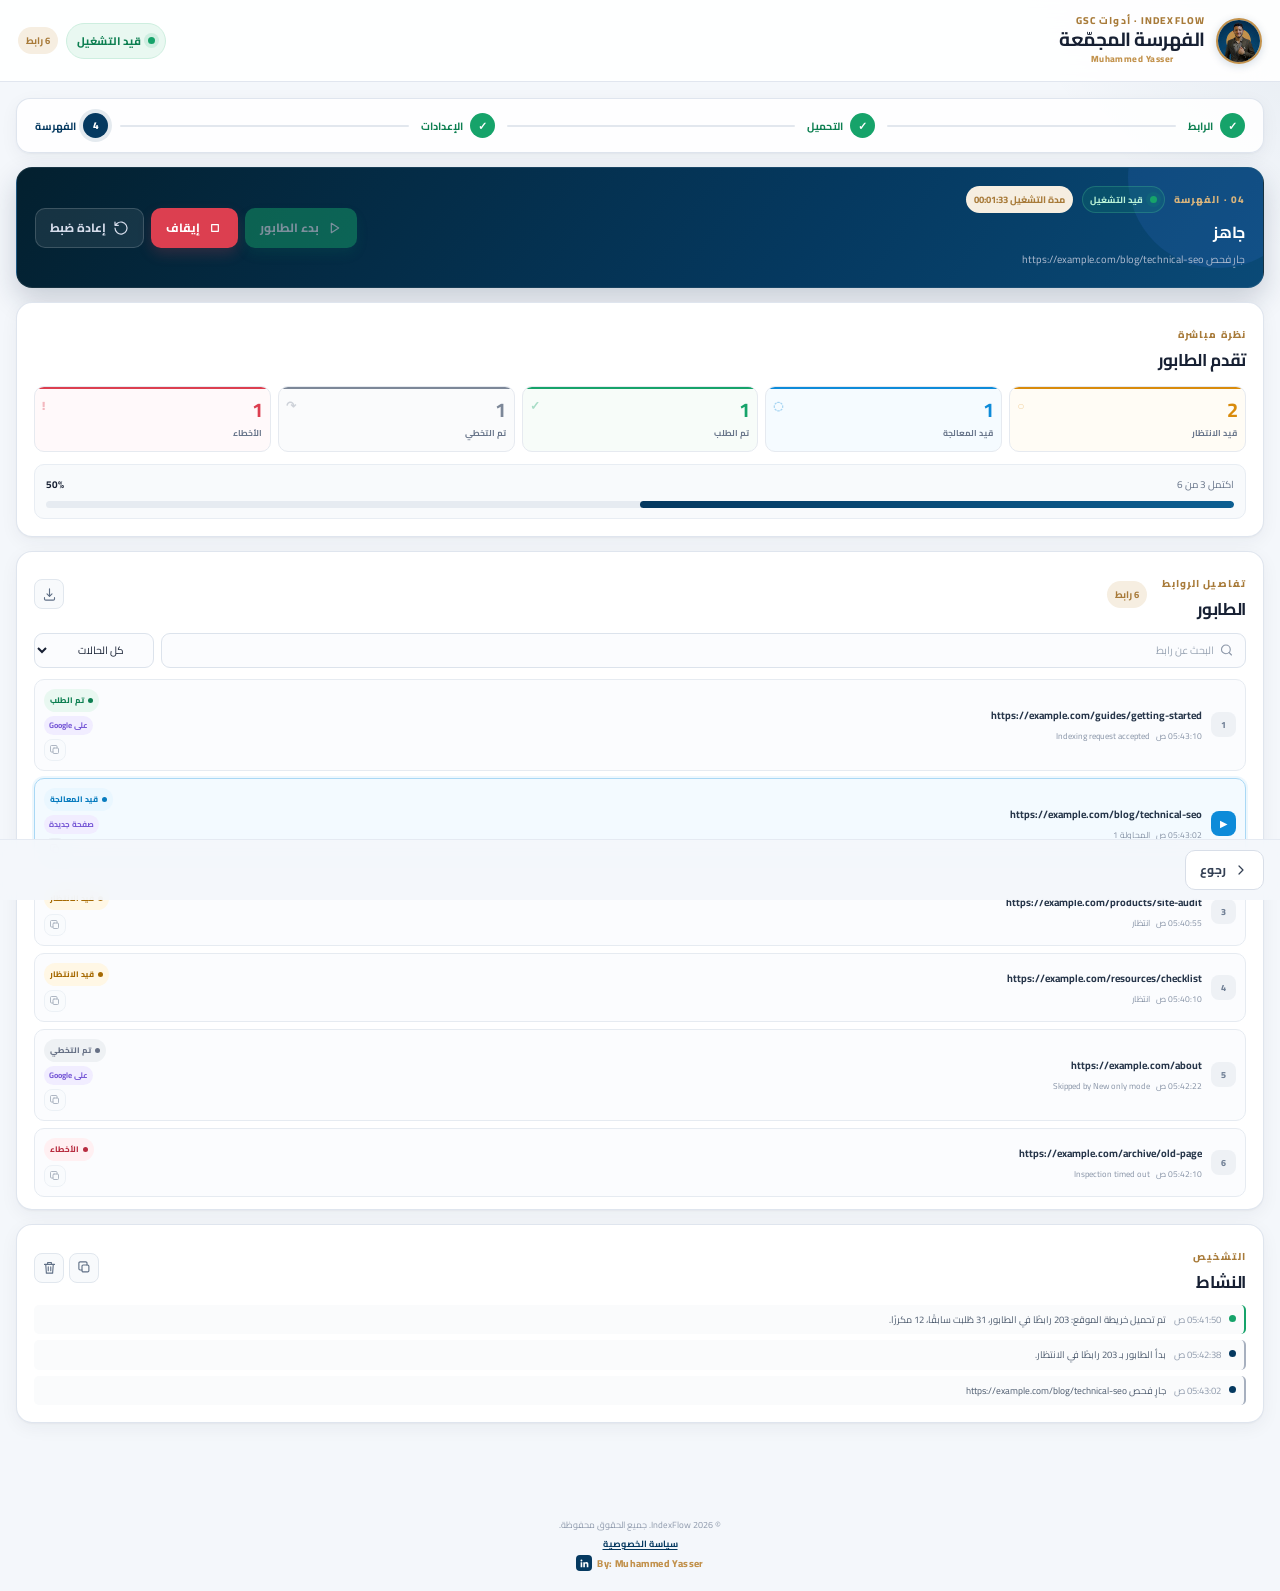
<file: index-flow/side-panel.html>
<!doctype html>
<html lang="ar" dir="rtl">
<head>
  <meta charset="utf-8">
  <meta name="viewport" content="width=device-width, initial-scale=1">
  <meta name="color-scheme" content="light">
  <title data-i18n="appTitle">الفهرسة الجماعية لروابط جوجل — IndexFlow</title>
  <link rel="stylesheet" href="side-panel.css">
</head>
<body>
  <div class="app-shell">
    <header class="app-header">
      <div class="brand">
        <img class="brand-avatar" src="avatar.jpg" alt="Muhammed Yasser">
        <div class="brand-copy">
          <span class="eyebrow" data-i18n="brandEyebrow">IndexFlow · أدوات GSC</span>
          <h1 data-i18n="appHeading">الفهرسة المجمّعة</h1>
          <span class="brand-credit" dir="ltr">Muhammed Yasser</span>
        </div>
      </div>
      <div class="header-status">
        <div id="headerPill" class="run-pill" data-status="idle" aria-live="polite">
          <span class="run-dot" aria-hidden="true"></span>
          <span id="headerStatusText" data-i18n="statusIdle">خامل</span>
        </div>
        <span id="headerQueueCount" class="count-badge" hidden></span>
      </div>
    </header>

    <main>
      <nav id="wizardProgress" class="wizard-progress" aria-label="مراحل الإعداد">
        <button class="wizard-step" type="button" data-step="1" aria-current="step"><span>1</span><strong data-i18n="wizardSource">الرابط</strong></button>
        <span class="wizard-line" aria-hidden="true"></span>
        <button class="wizard-step" type="button" data-step="2"><span>2</span><strong data-i18n="wizardRules">التحميل</strong></button>
        <span class="wizard-line" aria-hidden="true"></span>
        <button class="wizard-step" type="button" data-step="3"><span>3</span><strong data-i18n="wizardRun">الإعدادات</strong></button>
        <span class="wizard-line" aria-hidden="true"></span>
        <button class="wizard-step" type="button" data-step="4"><span>4</span><strong data-i18n="wizardIndexing">الفهرسة</strong></button>
      </nav>

      <section class="hero-card" aria-labelledby="sitemapTitle" data-wizard-step="1">
        <div class="section-heading">
          <div>
            <span class="step-label" data-i18n="sourceStep">01 · الرابط</span>
            <h2 id="sitemapTitle" data-i18n="loadTitle">أضف رابط السايت ماب</h2>
            <p data-i18n="sourceIntro">ارفع ملف روابط أو الصق الروابط مباشرة، أو استخدم ملف Sitemap.</p>
          </div>
          <span class="source-icon" aria-hidden="true">
            <svg viewBox="0 0 24 24"><path d="M4 5h7v4H4V5Zm9 0h7v4h-7V5ZM4 15h7v4H4v-4Zm9 0h7v4h-7v-4ZM7.5 9v3h9V9M12 12v3"/></svg>
          </span>
        </div>
        <form id="sitemapForm" class="sitemap-form">
          <label for="sitemapUrl" data-i18n="sitemapLabel">رابط خريطة الموقع</label>
          <div class="input-action-row">
            <div class="url-input-wrap">
              <svg viewBox="0 0 24 24" aria-hidden="true"><path d="M10 13a5 5 0 0 0 7.1.1l2-2a5 5 0 0 0-7.1-7.1l-1.1 1.1M14 11a5 5 0 0 0-7.1-.1l-2 2A5 5 0 0 0 12 20l1.1-1.1"/></svg>
              <input id="sitemapUrl" name="sitemapUrl" type="url" inputmode="url" autocomplete="url" placeholder="https://example.com/sitemap.xml" data-i18n-placeholder="sitemapPlaceholder" required>
            </div>
          </div>
          <button id="loadSitemapButton" class="button button-primary load-source-button" type="submit"><span data-i18n="loadSitemapButton">تحميل Sitemap</span></button>
          <div class="direct-links-box"><label for="directUrls" class="direct-urls-label" data-i18n="directUrlsLabel">روابط مباشرة</label><textarea id="directUrls" rows="5" placeholder="https://example.com/page-1&#10;https://example.com/page-2" data-i18n-placeholder="directUrlsPlaceholder"></textarea><div class="direct-actions"><button id="loadDirectUrls" class="button button-primary" type="button" data-i18n="loadDirectUrlsButton">تحميل الروابط</button><label class="button button-secondary file-label" for="directFile"><input id="directFile" type="file" accept=".txt,.csv,.json"><svg viewBox="0 0 24 24" aria-hidden="true"><path d="M12 15V4m0 0 4 4m-4-4-4 4M4 17v2a2 2 0 0 0 2 2h12a2 2 0 0 0 2-2v-2"/></svg><span class="file-label-text" data-i18n="uploadFileButton">رفع ملف</span><span id="directFileName" class="file-name" hidden></span></label></div><small data-i18n="directUrlsHint">TXT أو CSV أو JSON — رابط واحد في كل سطر.</small></div>
          <p class="field-hint" data-i18n="sitemapHint">يدعم XML وفهارس الخرائط وملفات gzip.</p>
          <p id="formError" class="form-error" role="alert"></p>
        </form>

      </section>

      <section id="conversionCard" class="card conversion-card" aria-labelledby="conversionTitle" data-wizard-step="2" hidden>
        <div id="conversionIcon" class="conversion-icon" aria-hidden="true">
          <svg viewBox="0 0 24 24"><path d="M12 3v12m0 0 4-4m-4 4-4-4M4 17v2a2 2 0 0 0 2 2h12a2 2 0 0 0 2-2v-2"/></svg>
        </div>
        <span class="step-label" data-i18n="loadStep">02 · التحميل</span>
        <h2 id="conversionTitle" data-i18n="conversionLoadingTitle">جارٍ قراءة السايت ماب</h2>
        <p id="conversionBody" data-i18n="conversionLoadingBody">جارٍ جمع الروابط وحذف المكرر...</p>
        <button id="retryConversionButton" class="button button-primary" type="button" hidden>
          <svg viewBox="0 0 24 24" aria-hidden="true"><path d="M3 12a9 9 0 1 0 3-6.7L3 8m0-5v5h5"/></svg>
          <span data-i18n="retry">إعادة المحاولة</span>
        </button>
        <div id="discoverySummary" class="discovery-summary" hidden>
          <div class="summary-header">
            <div class="summary-success-icon" aria-hidden="true">✓</div>
            <div>
              <strong id="discoveryHeadline" data-i18n="sitemapReady">خريطة الموقع جاهزة</strong>
              <span id="discoveryMeta" data-i18n="documentsScanned">مستندات خريطة الموقع المفحوصة</span>
            </div>
          </div>
          <div class="metric-chips" id="discoveryMetrics"></div>
          <p id="discoveryWarning" class="summary-warning" hidden></p>
        </div>
      </section>

      <section class="card" aria-labelledby="settingsTitle" data-wizard-step="3" hidden>
        <div class="section-heading compact">
          <div>
            <span class="step-label" data-i18n="rulesStep">03 · الإعدادات</span>
            <h2 id="settingsTitle" data-i18n="rulesTitle">اختر الصفحات</h2>
          </div>
        </div>

        <fieldset id="indexModeFieldset" class="mode-fieldset">
          <legend data-i18n="indexModeLegend">وضع الفهرسة</legend>
          <div class="mode-grid">
            <label class="mode-option">
              <input type="radio" name="indexMode" value="new_only">
              <span class="mode-content">
                <span class="mode-icon new" aria-hidden="true">＋</span>
                <span><strong data-i18n="newTitle">الجديدة فقط</strong><small data-i18n="newDescription">أرسل الصفحات غير المفهرسة في Google.</small></span>
                <span class="radio-mark" aria-hidden="true"></span>
              </span>
            </label>
            <label class="mode-option">
              <input type="radio" name="indexMode" value="reindex_only">
              <span class="mode-content">
                <span class="mode-icon reindex" aria-hidden="true">↻</span>
                <span><strong data-i18n="reindexTitle">إعادة الفهرسة</strong><small data-i18n="reindexDescription">حدّث الصفحات الموجودة على Google.</small></span>
                <span class="radio-mark" aria-hidden="true"></span>
              </span>
            </label>
            <label class="mode-option">
              <input type="radio" name="indexMode" value="both">
              <span class="mode-content">
                <span class="mode-icon both" aria-hidden="true">◆</span>
                <span><strong data-i18n="bothTitle">كلاهما</strong><small data-i18n="bothDescription">أرسل الصفحات الجديدة والمفهرسة.</small></span>
                <span class="radio-mark" aria-hidden="true"></span>
              </span>
            </label>
          </div>
        </fieldset>

        <div class="delay-settings" aria-label="Wait settings">
          <div class="delay-row">
            <div>
              <label for="indexDelaySeconds" data-i18n="indexDelayLabel">الانتظار بين عمليات الفهرسة (ثوانٍ)</label>
              <p data-i18n="indexDelayHint">مدة الانتظار قبل معالجة الرابط التالي.</p>
            </div>
            <div class="number-field">
              <input id="indexDelaySeconds" type="number" min="10" max="3600" step="5" inputmode="numeric">
              <span data-i18n="seconds">ثانية</span>
            </div>
          </div>
        </div>

        <div class="automation-note">
          <svg viewBox="0 0 24 24" aria-hidden="true"><circle cx="12" cy="12" r="9"/><path d="M12 7v5l3 2"/></svg>
          <div>
            <strong data-i18n="timingTitle">مواعيد التشغيل التلقائي</strong>
            <ul>
              <li data-i18n="customIndexDelayNote">العمليات الناجحة والفاشلة تستخدم مدة انتظار الفهرسة التي حددتها.</li>
              <li data-i18n="skipDelayNote">عند تخطي الرابط: انتظار 10 ثوانٍ فقط قبل الرابط التالي.</li>
              <li data-i18n="customLimitDelayNote">عند تجاوز الحد / الحصة يتوقف الطابور تمامًا، وتظل الروابط محجوزة حتى تتجدد الحصة اليومية.</li>
              <li data-i18n="successReturnNote">بعد نجاح الطلب: الرجوع إلى صفحة Search Console الرئيسية قبل الرابط التالي.</li>
            </ul>
          </div>
        </div>
      </section>

      <section class="control-card" aria-labelledby="runTitle" data-wizard-step="4" hidden>
        <div class="run-copy">
          <div class="run-heading-row">
            <span class="step-label light" data-i18n="runStep">04 · الفهرسة</span>
            <div class="run-pill" id="runPill" data-status="idle" aria-live="polite">
              <span class="run-dot" aria-hidden="true"></span>
              <span id="runStatusText" data-i18n="statusIdle">خامل</span>
            </div>
            <span id="runElapsed" class="count-badge elapsed-badge" hidden></span>
          </div>
          <h2 id="runTitle" data-i18n="runTitle">جاهز</h2>
          <p id="runHelper" data-i18n="runLoadHint">حمّل خريطة موقع لإنشاء الطابور.</p>
        </div>
        <div class="control-actions">
          <button id="startButton" class="button button-success" type="button">
            <svg viewBox="0 0 24 24" aria-hidden="true"><path d="m8 5 11 7-11 7V5Z"/></svg>
            <span data-i18n="startQueue">بدء الطابور</span>
          </button>
          <button id="stopButton" class="button button-danger" type="button">
            <svg viewBox="0 0 24 24" aria-hidden="true"><path d="M7 7h10v10H7z"/></svg>
            <span data-i18n="stop">إيقاف</span>
          </button>
          <button id="resetButton" class="button button-dark-ghost" type="button">
            <svg viewBox="0 0 24 24" aria-hidden="true"><path d="M3 12a9 9 0 1 0 3-6.7L3 8m0-5v5h5"/></svg>
            <span data-i18n="reset">إعادة ضبط</span>
          </button>
        </div>
      </section>

      <section class="dashboard" aria-labelledby="progressTitle" data-wizard-step="4" hidden>
        <div id="waitProgress" class="wait-progress" data-reason="pacing" hidden>
          <div class="wait-progress-head">
            <span id="waitReason">انتظار قبل الرابط التالي</span>
            <strong id="waitCountdown">01:00</strong>
          </div>
          <div id="waitProgressBar" class="wait-progress-track" role="progressbar" aria-valuemin="0" aria-valuemax="100" aria-valuenow="0">
            <span id="waitProgressFill"></span>
          </div>
          <small id="waitNextAt">العملية التالية في --:--</small>
        </div>
        <div class="dashboard-heading">
          <div>
            <span class="step-label" data-i18n="liveOverview">نظرة مباشرة</span>
            <h2 id="progressTitle" data-i18n="queueProgress">تقدم الطابور</h2>
          </div>
        </div>

        <div class="stats-grid" id="statsGrid">
          <article class="stat-card pending" data-filter="pending" tabindex="0" role="button" title="تصفية الطابور: قيد الانتظار"><span class="stat-icon">○</span><strong id="pendingCount">0</strong><span data-i18n="pending">قيد الانتظار</span></article>
          <article class="stat-card processing" data-filter="processing" tabindex="0" role="button" title="تصفية الطابور: قيد المعالجة"><span class="stat-icon">◌</span><strong id="processingCount">0</strong><span data-i18n="processing">قيد المعالجة</span></article>
          <article class="stat-card requested" data-filter="request_sent" tabindex="0" role="button" title="تصفية الطابور: تم الطلب"><span class="stat-icon">✓</span><strong id="requestedCount">0</strong><span data-i18n="requested">تم الطلب</span></article>
          <article class="stat-card skipped" data-filter="skipped_mode" tabindex="0" role="button" title="تصفية الطابور: تم التخطي"><span class="stat-icon">↷</span><strong id="skippedCount">0</strong><span data-i18n="skipped">تم التخطي</span></article>
          <article class="stat-card errors" data-filter="error" tabindex="0" role="button" title="تصفية الطابور: الأخطاء"><span class="stat-icon">!</span><strong id="errorCount">0</strong><span data-i18n="errors">الأخطاء</span></article>
        </div>

        <div class="progress-panel">
          <div class="progress-copy"><span id="progressLabel" data-i18n="noUrlsLoaded">لم يتم تحميل روابط</span><strong id="progressPercent">0%</strong></div>
          <div class="progress-track" role="progressbar" aria-valuemin="0" aria-valuemax="100" aria-valuenow="0" id="progressBar">
            <span id="progressFill"></span>
          </div>
        </div>
      </section>

      <section class="card queue-card" aria-labelledby="queueTitle" data-wizard-step="4" hidden>
        <div class="queue-heading">
          <div>
            <span class="step-label" data-i18n="urlDetails">تفاصيل الروابط</span>
            <h2 id="queueTitle" data-i18n="queue">الطابور</h2>
          </div>
          <span class="count-badge" id="queueTotalBadge">0 رابط</span>
          <div class="mini-actions">
            <button id="exportCsvButton" class="icon-button" type="button" aria-label="تصدير CSV" title="تصدير CSV">
              <svg viewBox="0 0 24 24" aria-hidden="true"><path d="M12 3v12m0 0 4-4m-4 4-4-4M4 17v2a2 2 0 0 0 2 2h12a2 2 0 0 0 2-2v-2"/></svg>
            </button>
          </div>
        </div>
        <div class="queue-tools">
          <label class="search-field">
            <span class="sr-only" data-i18n="searchQueue">البحث في الطابور</span>
            <svg viewBox="0 0 24 24" aria-hidden="true"><circle cx="11" cy="11" r="7"/><path d="m20 20-4-4"/></svg>
            <input id="queueSearch" type="search" placeholder="البحث عن رابط" data-i18n-placeholder="searchPlaceholder">
          </label>
          <label class="filter-field">
            <span class="sr-only" data-i18n="filterStatus">تصفية حسب الحالة</span>
            <select id="queueFilter">
              <option value="all" data-i18n="allStatuses">كل الحالات</option>
              <option value="pending" data-i18n="pending">قيد الانتظار</option>
              <option value="processing" data-i18n="processing">قيد المعالجة</option>
              <option value="request_sent" data-i18n="requested">تم الطلب</option>
              <option value="skipped_mode" data-i18n="skipped">تم التخطي</option>
              <option value="quota_blocked" data-i18n="quotaBlocked">محظور بالحصة</option>
              <option value="error" data-i18n="errors">الأخطاء</option>
            </select>
          </label>
        </div>
        <div id="queueList" class="queue-list"></div>
        <div id="queueEmpty" class="empty-state">
          <div class="empty-illustration" aria-hidden="true">
            <svg viewBox="0 0 64 64"><path d="M14 12h36v40H14z"/><path d="M22 23h20M22 32h20M22 41h12"/></svg>
          </div>
          <strong data-i18n="queueEmptyTitle">الطابور فارغ</strong>
          <span data-i18n="queueEmptyBody">حمّل خريطة موقع لاكتشاف الروابط.</span>
        </div>
        <div class="pagination" id="pagination" hidden>
          <button id="previousPage" class="icon-button" type="button" aria-label="صفحة الطابور السابقة">→</button>
          <span id="pageLabel">صفحة 1 من 1</span>
          <button id="nextPage" class="icon-button" type="button" aria-label="صفحة الطابور التالية">←</button>
        </div>
      </section>

      <section class="card log-card" aria-labelledby="logTitle" data-wizard-step="4" hidden>
        <div class="log-heading">
          <div>
            <span class="step-label" data-i18n="diagnostics">التشخيص</span>
            <h2 id="logTitle" data-i18n="activity">النشاط</h2>
          </div>
          <div class="mini-actions">
            <button id="copyLogsButton" class="icon-button" type="button" aria-label="نسخ سجل النشاط" title="نسخ السجل">
              <svg viewBox="0 0 24 24" aria-hidden="true"><rect x="8" y="8" width="11" height="11" rx="2"/><path d="M16 8V5a2 2 0 0 0-2-2H5a2 2 0 0 0-2 2v9a2 2 0 0 0 2 2h3"/></svg>
            </button>
            <button id="clearLogsButton" class="icon-button" type="button" aria-label="مسح سجل النشاط" title="مسح السجل">
              <svg viewBox="0 0 24 24" aria-hidden="true"><path d="M4 7h16M9 7V4h6v3m-9 0 1 14h10l1-14M10 11v6m4-6v6"/></svg>
            </button>
          </div>
        </div>
        <div id="activityLog" class="activity-log" role="log" aria-live="polite"></div>
        <div id="logEmpty" class="log-empty" data-i18n="logEmpty">سيظهر النشاط هنا أثناء عملك.</div>
      </section>

      <div id="wizardControls" class="wizard-controls">
        <button id="wizardBackButton" class="button button-secondary" type="button" hidden>
          <svg class="nav-arrow back-arrow" viewBox="0 0 24 24" aria-hidden="true"><path d="m15 18-6-6 6-6"/></svg>
          <span data-i18n="back">رجوع</span>
        </button>
        <button id="wizardNextButton" class="button button-primary" type="button">
          <span id="wizardNextText" data-i18n="next">التالي</span>
          <svg class="nav-arrow next-arrow" viewBox="0 0 24 24" aria-hidden="true"><path d="m9 18 6-6-6-6"/></svg>
        </button>

      </div>
    </main>

    <footer>
      <span data-i18n="copyright">© 2026 IndexFlow. جميع الحقوق محفوظة.</span>
      <a class="privacy-link" href="https://muhammedyasserbs.github.io/index-now/privacy/" target="_blank" rel="noopener">سياسة الخصوصية</a>
      <span class="footer-credit" dir="ltr"><a class="linkedin-badge" href="https://www.linkedin.com/in/muhammed-yasser-seo-specialist/" target="_blank" rel="noopener" aria-label="بروفايل لينكدإن: Muhammed Yasser" title="بروفايل لينكدإن: Muhammed Yasser"><svg viewBox="0 0 24 24" aria-hidden="true"><path d="M20.45 20.45h-3.55v-5.57c0-1.33-.03-3.04-1.85-3.04-1.85 0-2.14 1.45-2.14 2.94v5.67H9.36V9h3.41v1.56h.05c.47-.9 1.63-1.85 3.36-1.85 3.6 0 4.27 2.37 4.27 5.45v6.29ZM5.34 7.43a2.06 2.06 0 1 1 0-4.12 2.06 2.06 0 0 1 0 4.12ZM7.12 20.45H3.56V9h3.56v11.45Z"/></svg></a><span>By: Muhammed Yasser</span></span>
    </footer>
  </div>

  <dialog id="resetDialog" class="confirm-dialog">
    <form method="dialog">
      <div class="dialog-icon" aria-hidden="true">!</div>
      <h2 data-i18n="resetTitle">إعادة ضبط كل شيء؟</h2>
      <p data-i18n="resetBody">سيؤدي هذا إلى مسح الطابور وسجل المعالجة والإعدادات والنشاط وبيانات الحصة. ستبقى اللغة كما هي.</p>
      <div class="dialog-actions">
        <button class="button button-secondary" value="cancel" data-i18n="cancel">إلغاء</button>
        <button id="confirmResetButton" class="button button-danger" value="confirm" data-i18n="resetAll">مسح كل البيانات</button>
      </div>
    </form>
  </dialog>

  <dialog id="completionDialog" class="confirm-dialog completion-dialog">
    <div class="dialog-icon" aria-hidden="true">✓</div>
    <h2 data-i18n="completionDialogTitle">خلص الطابور!</h2>
    <p id="completionDialogBody"></p>
    <div class="dialog-actions">
      <button id="completionDialogClose" class="button button-primary" type="button" data-i18n="completionOk">تمام</button>
    </div>
  </dialog>

  <dialog id="quotaDialog" class="confirm-dialog quota-dialog">
    <div class="dialog-icon" aria-hidden="true">!</div>
    <h2 data-i18n="quotaDialogTitle">انتهت الحصة اليومية</h2>
    <p id="quotaDialogBody" data-i18n="quotaDialogBody">بلغت الإضافة حد الفهرسة اليومي في Google Search Console، وتم إيقاف الطابور بأمان. جرّب غدًا بعد تجديد الحصة.</p>
    <div class="dialog-actions">
      <button id="quotaDialogClose" class="button button-primary" type="button" data-i18n="quotaDialogOk">تمام، هكمّل غدًا</button>
    </div>
  </dialog>

  <div id="toast" class="toast" role="status" aria-live="polite"></div>
  <script type="module" src="side-panel.js"></script>
</body>
</html>
</file>
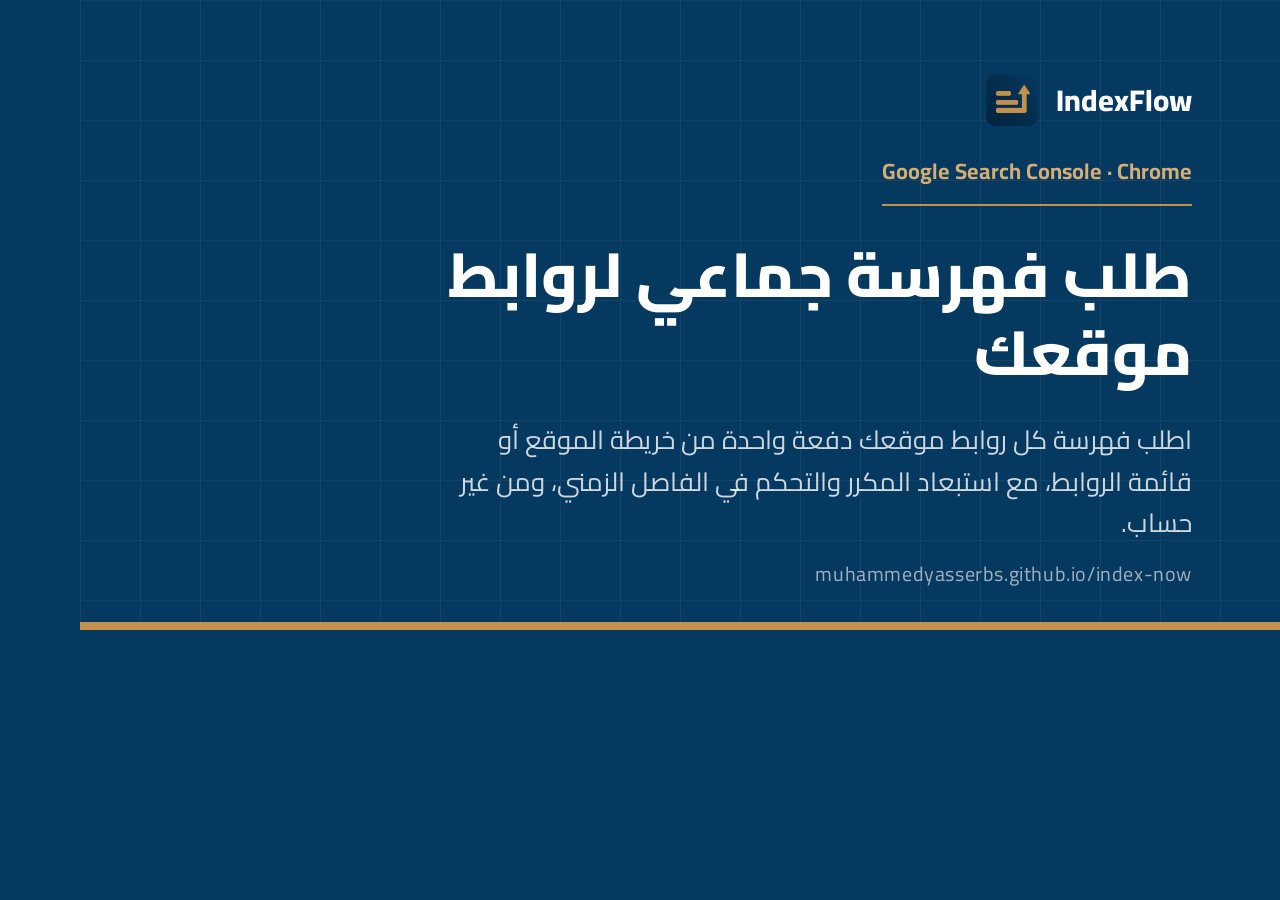
<file: store/src/og-image-source.html>
<!doctype html>
<html lang="ar" dir="rtl">
<head>
<meta charset="utf-8">
<title>IndexFlow — Open Graph image source</title>
<style>
@font-face { font-family: "Cairo"; src: url("../../docs/assets/fonts/cairo-arabic-wght-normal.woff2") format("woff2"); font-weight: 200 1000; unicode-range: U+0600-06FF, U+0750-077F, U+08A0-08FF, U+FB50-FDFF, U+FE70-FEFF; }
@font-face { font-family: "Cairo"; src: url("../../docs/assets/fonts/cairo-latin-wght-normal.woff2") format("woff2"); font-weight: 200 1000; unicode-range: U+0000-00FF, U+0131, U+0152-0153, U+02BB-02BC, U+02C6, U+02DA, U+02DC, U+2000-206F, U+2074, U+20AC, U+2122, U+2191, U+2193, U+2212, U+2215, U+FEFF, U+FFFD; }
* { box-sizing: border-box; margin: 0; padding: 0; }
html, body { width: 1200px; height: 630px; overflow: hidden; }
body { background: #053960; color: #fff; font-family: "Cairo", sans-serif; position: relative; }
.mark { position: absolute; top: 72px; right: 88px; display: flex; align-items: center; gap: 16px; direction: ltr; }
.mark img { width: 56px; height: 56px; border-radius: 14px; }
.mark span { font-size: 30px; font-weight: 800; }
.copy { position: absolute; right: 88px; top: 150px; width: 760px; text-align: right; }
.eyebrow { display: inline-block; color: #d7ae72; font-size: 22px; font-weight: 700; padding-bottom: 12px; border-bottom: 2px solid #c2924d; margin-bottom: 30px; }
h1 { font-size: 62px; line-height: 1.25; font-weight: 800; }
.sub { margin-top: 28px; font-size: 26px; color: rgba(255,255,255,.8); line-height: 1.6; }
.foot { position: absolute; right: 88px; bottom: 38px; font-size: 20px; color: rgba(255,255,255,.6); direction: ltr; letter-spacing: .03em; }
.rule { position: absolute; left: 0; right: 0; bottom: 0; height: 8px; background: #c2924d; }
.grid { position: absolute; left: 0; top: 0; width: 1200px; height: 630px; opacity: .06; background-image: linear-gradient(#fff 1px, transparent 1px), linear-gradient(90deg, #fff 1px, transparent 1px); background-size: 60px 60px; }
</style>
</head>
<body>
  <div class="grid"></div>
  <div class="mark"><img src="../../docs/assets/img/icon-192x192.png" alt=""><span>IndexFlow</span></div>
  <div class="copy">
    <span class="eyebrow">Google Search Console · Chrome</span>
    <h1>طلب فهرسة جماعي لروابط موقعك</h1>
    <p class="sub">اطلب فهرسة كل روابط موقعك دفعة واحدة من خريطة الموقع أو قائمة الروابط، مع استبعاد المكرر والتحكم في الفاصل الزمني، ومن غير حساب.</p>
  </div>
  <div class="foot">muhammedyasserbs.github.io/index-now</div>
  <div class="rule"></div>
</body>
</html>
</file>
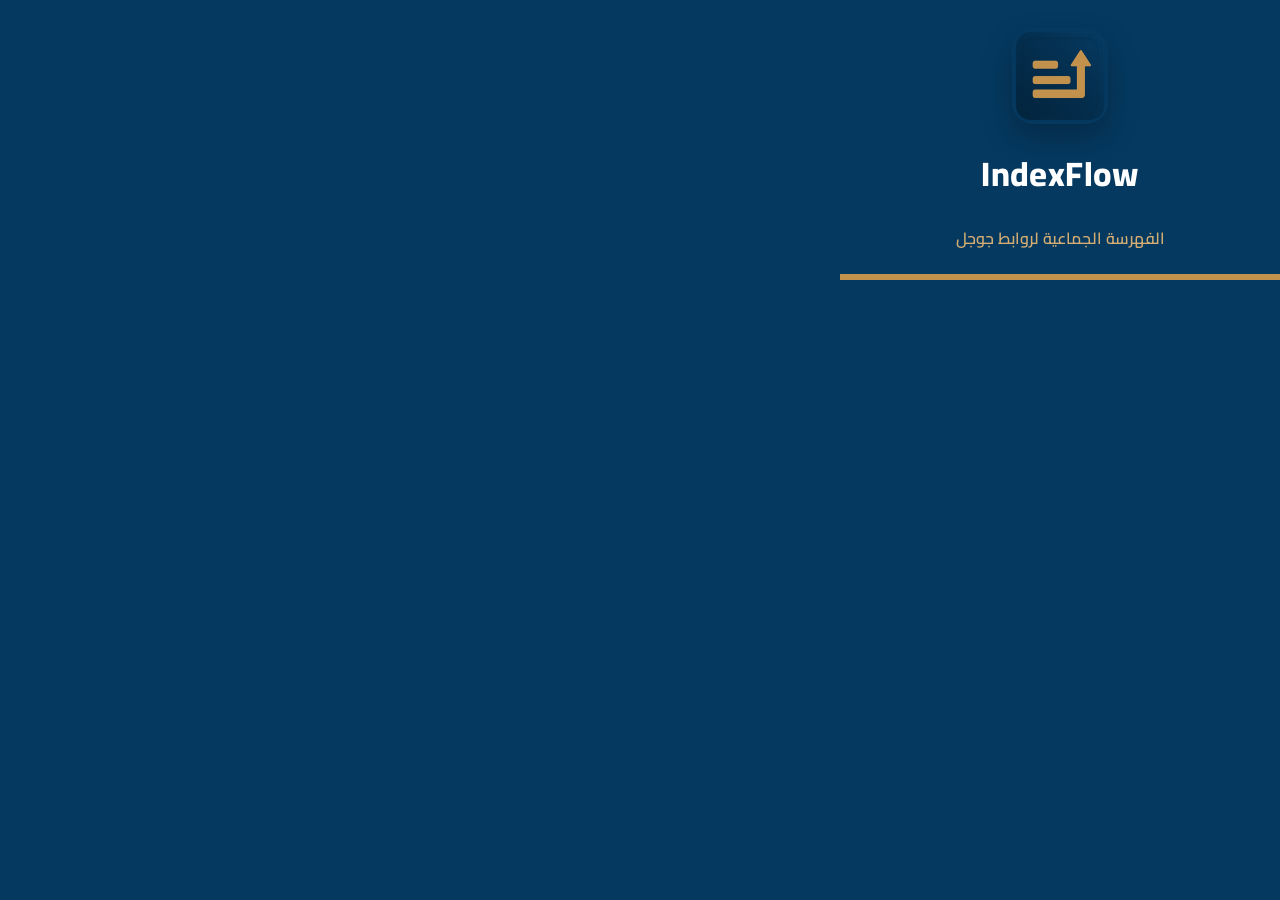
<file: store/src/promo-small-source.html>
<!doctype html>
<html lang="ar" dir="rtl">
<head>
<meta charset="utf-8">
<title>IndexFlow — small promo tile source</title>
<link rel="stylesheet" href="store.css">
<style>
  html, body { width: 440px; height: 280px; }
  body { background: #053960; }
  .wrap { position: absolute; inset: 0; display: flex; flex-direction: column; justify-content: center; align-items: center; gap: 18px; }
  .wrap img { width: 96px; height: 96px; border-radius: 22px; box-shadow: 0 14px 30px rgba(0,0,0,.25); }
  .word { font-size: 34px; font-weight: 800; letter-spacing: .01em; direction: ltr; }
  .tag { font-size: 16px; color: #d7ae72; font-weight: 600; }
  .rule { position: absolute; left: 0; right: 0; bottom: 0; height: 6px; background: #c2924d; }
</style>
</head>
<body>
  <div class="wrap">
    <img src="../../docs/assets/img/icon-192x192.png" alt="">
    <div class="word">IndexFlow</div>
    <div class="tag">الفهرسة الجماعية لروابط جوجل</div>
  </div>
  <div class="rule"></div>
</body>
</html>
</file>
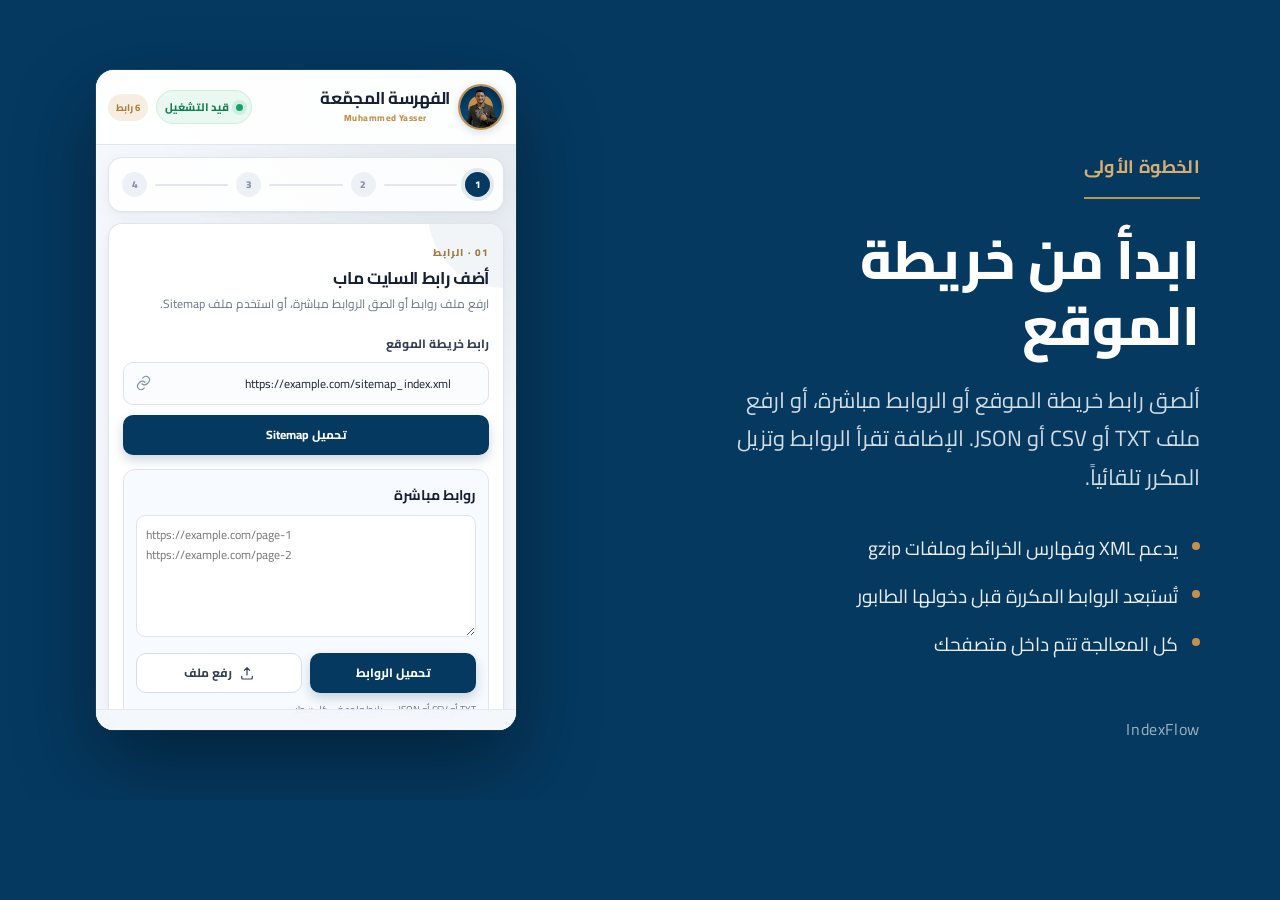
<file: store/src/screenshot-1-source.html>
<!doctype html>
<html lang="ar" dir="rtl">
<head>
<meta charset="utf-8">
<title>IndexFlow — screenshot source</title>
<link rel="stylesheet" href="store.css">
</head>
<body>
  <div class="copy">
    <span class="eyebrow">الخطوة الأولى</span>
    <h1>ابدأ من خريطة الموقع</h1>
    <p class="lead">ألصق رابط خريطة الموقع أو الروابط مباشرة، أو ارفع ملف TXT أو CSV أو JSON. الإضافة تقرأ الروابط وتزيل المكرر تلقائياً.</p>
    <ul class="points">
      <li>يدعم XML وفهارس الخرائط وملفات gzip</li>
      <li>تُستبعد الروابط المكررة قبل دخولها الطابور</li>
      <li>كل المعالجة تتم داخل متصفحك</li>
    </ul>
  </div>
  <div class="panel"><iframe src="../../index-flow/side-panel.html?step=1" title="IndexFlow"></iframe></div>
  <div class="footer-mark">IndexFlow</div>
</body>
</html>
</file>
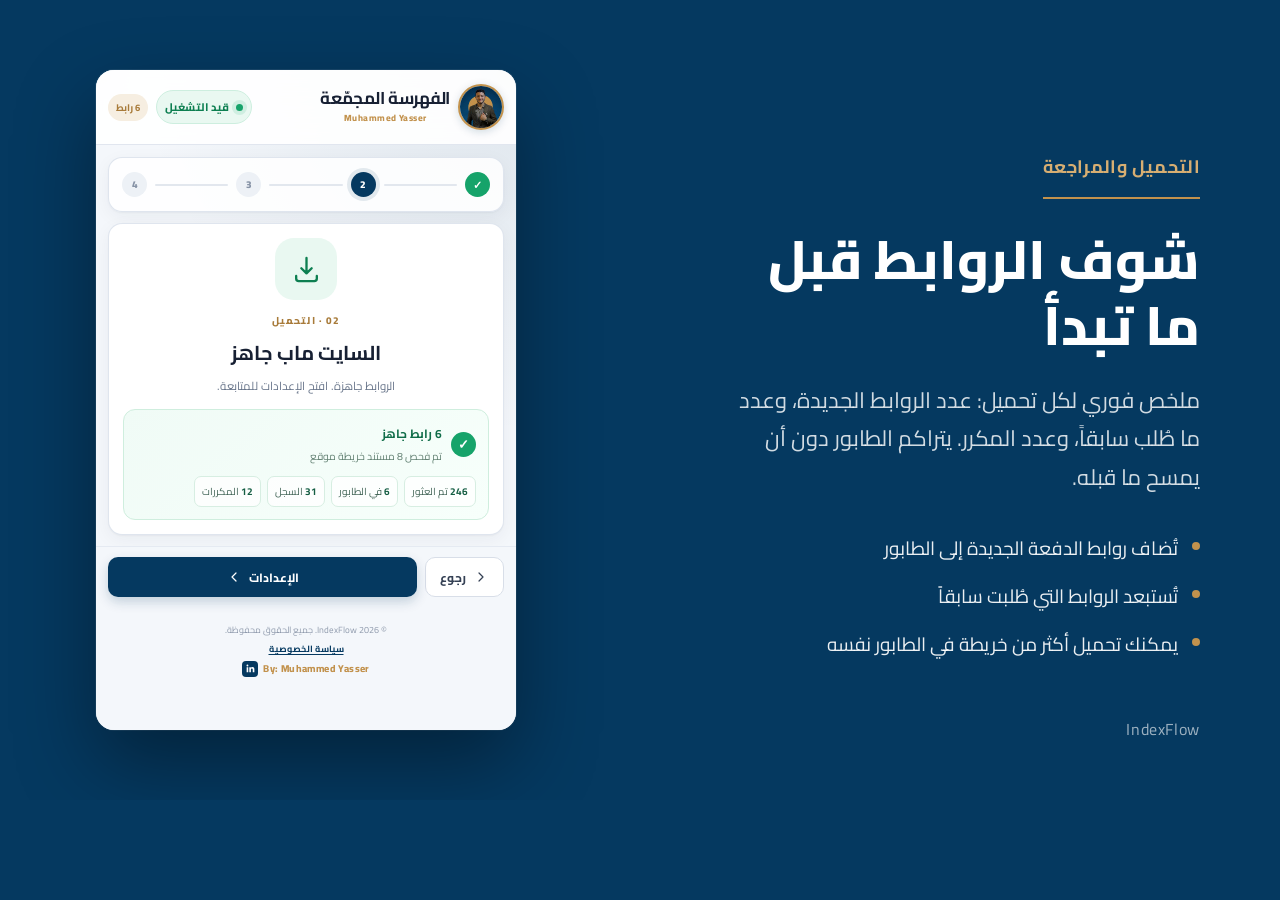
<file: store/src/screenshot-2-source.html>
<!doctype html>
<html lang="ar" dir="rtl">
<head>
<meta charset="utf-8">
<title>IndexFlow — screenshot source</title>
<link rel="stylesheet" href="store.css">
</head>
<body>
  <div class="copy">
    <span class="eyebrow">التحميل والمراجعة</span>
    <h1>شوف الروابط قبل ما تبدأ</h1>
    <p class="lead">ملخص فوري لكل تحميل: عدد الروابط الجديدة، وعدد ما طُلب سابقاً، وعدد المكرر. يتراكم الطابور دون أن يمسح ما قبله.</p>
    <ul class="points">
      <li>تُضاف روابط الدفعة الجديدة إلى الطابور</li>
      <li>تُستبعد الروابط التي طُلبت سابقاً</li>
      <li>يمكنك تحميل أكثر من خريطة في الطابور نفسه</li>
    </ul>
  </div>
  <div class="panel"><iframe src="../../index-flow/side-panel.html?step=2&conversion=success" title="IndexFlow"></iframe></div>
  <div class="footer-mark">IndexFlow</div>
</body>
</html>
</file>
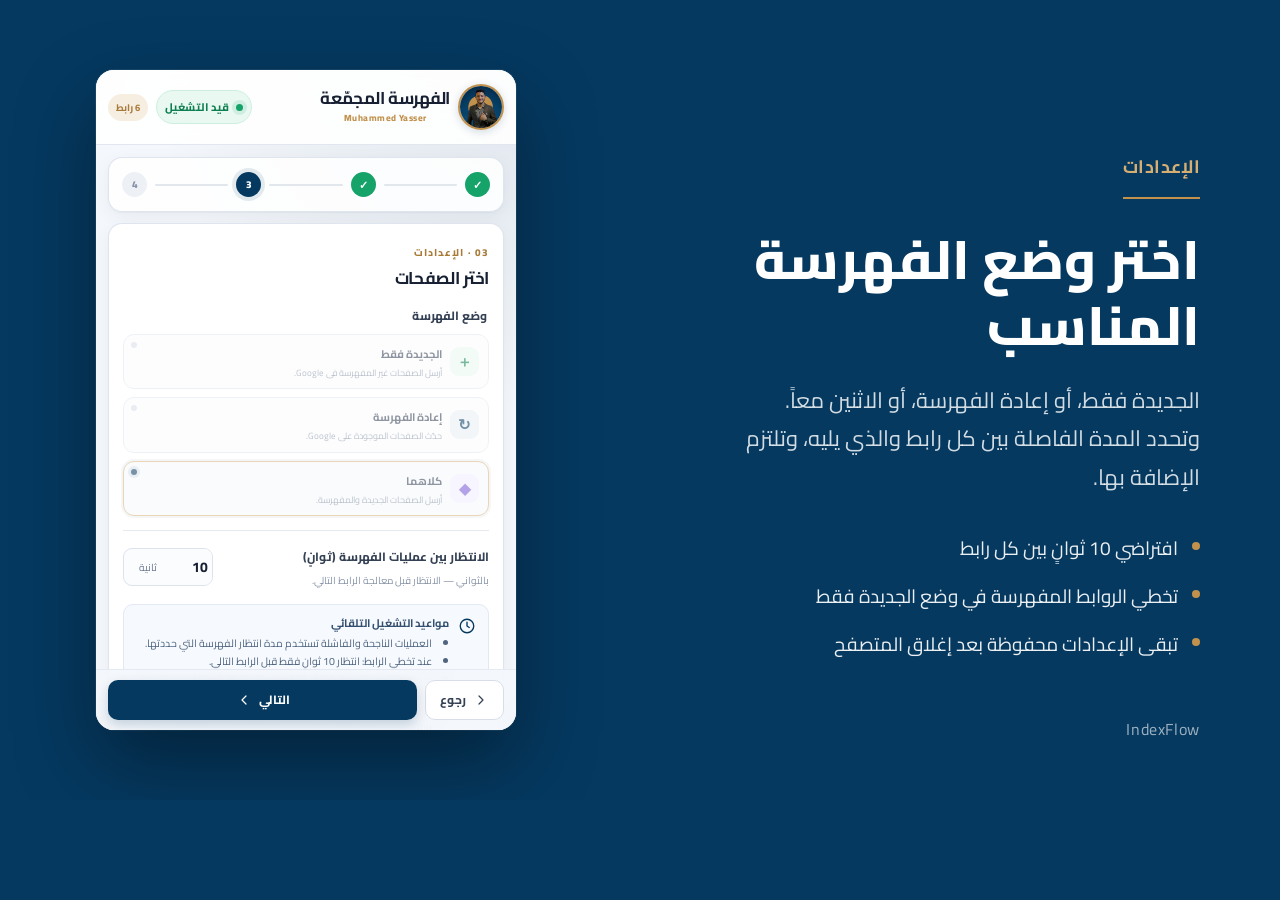
<file: store/src/screenshot-3-source.html>
<!doctype html>
<html lang="ar" dir="rtl">
<head>
<meta charset="utf-8">
<title>IndexFlow — screenshot source</title>
<link rel="stylesheet" href="store.css">
</head>
<body>
  <div class="copy">
    <span class="eyebrow">الإعدادات</span>
    <h1>اختر وضع الفهرسة المناسب</h1>
    <p class="lead">الجديدة فقط، أو إعادة الفهرسة، أو الاثنين معاً. وتحدد المدة الفاصلة بين كل رابط والذي يليه، وتلتزم الإضافة بها.</p>
    <ul class="points">
      <li>افتراضي 10 ثوانٍ بين كل رابط</li>
      <li>تخطي الروابط المفهرسة في وضع الجديدة فقط</li>
      <li>تبقى الإعدادات محفوظة بعد إغلاق المتصفح</li>
    </ul>
  </div>
  <div class="panel"><iframe src="../../index-flow/side-panel.html?step=3" title="IndexFlow"></iframe></div>
  <div class="footer-mark">IndexFlow</div>
</body>
</html>
</file>
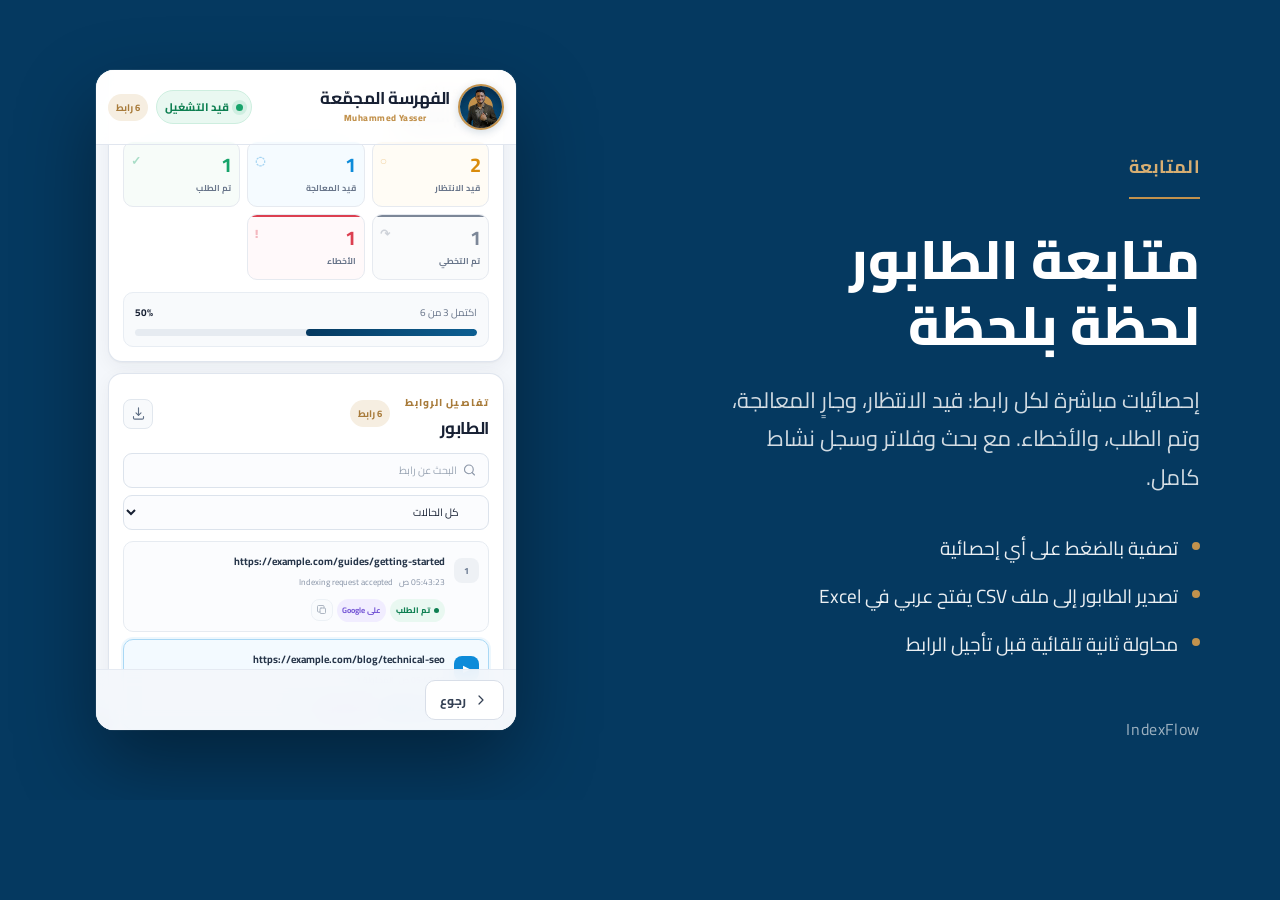
<file: store/src/screenshot-4-source.html>
<!doctype html>
<html lang="ar" dir="rtl">
<head>
<meta charset="utf-8">
<title>IndexFlow — screenshot source</title>
<link rel="stylesheet" href="store.css">
</head>
<body>
  <div class="copy">
    <span class="eyebrow">المتابعة</span>
    <h1>متابعة الطابور لحظة بلحظة</h1>
    <p class="lead">إحصائيات مباشرة لكل رابط: قيد الانتظار، وجارٍ المعالجة، وتم الطلب، والأخطاء. مع بحث وفلاتر وسجل نشاط كامل.</p>
    <ul class="points">
      <li>تصفية بالضغط على أي إحصائية</li>
      <li>تصدير الطابور إلى ملف CSV يفتح عربي في Excel</li>
      <li>محاولة ثانية تلقائية قبل تأجيل الرابط</li>
    </ul>
  </div>
  <div class="panel"><iframe src="../../index-flow/side-panel.html?step=4" title="IndexFlow"></iframe></div>
  <div class="footer-mark">IndexFlow</div>
</body>
</html>
</file>
<file: docs/assets/site.css>
/* IndexFlow — product site. Brand: navy #053960, gold #c2924d (same palette as the extension). */
@font-face { font-family: "Cairo"; src: url("fonts/cairo-arabic-wght-normal.woff2") format("woff2"); font-weight: 200 1000; font-display: swap; unicode-range: U+0600-06FF, U+0750-077F, U+08A0-08FF, U+FB50-FDFF, U+FE70-FEFF; }
@font-face { font-family: "Cairo"; src: url("fonts/cairo-latin-ext-wght-normal.woff2") format("woff2"); font-weight: 200 1000; font-display: swap; unicode-range: U+0100-024F, U+0259, U+1E00-1EFF, U+2020, U+20A0-20AB, U+20AD-20CF, U+2113, U+2C60-2C7F, U+A720-A7FF; }
@font-face { font-family: "Cairo"; src: url("fonts/cairo-latin-wght-normal.woff2") format("woff2"); font-weight: 200 1000; font-display: swap; unicode-range: U+0000-00FF, U+0131, U+0152-0153, U+02BB-02BC, U+02C6, U+02DA, U+02DC, U+2000-206F, U+2074, U+20AC, U+2122, U+2191, U+2193, U+2212, U+2215, U+FEFF, U+FFFD; }

:root {
  --navy: #053960;
  --navy-deep: #03223a;
  --gold: #c2924d;
  --gold-deep: #9c7434;
  --ink: #172033;
  --muted: #5b6676;
  --line: #e3e8ef;
  --canvas: #f6f8fb;
  --white: #ffffff;
  --radius: 14px;
  --shadow: 0 24px 60px rgba(3, 34, 58, .14);
}

* { box-sizing: border-box; }
html { scroll-behavior: smooth; -webkit-text-size-adjust: 100%; }
body {
  margin: 0;
  font-family: "Cairo", system-ui, sans-serif;
  font-size: 17px;
  line-height: 1.85;
  color: var(--ink);
  background: var(--white);
  -webkit-font-smoothing: antialiased;
}
img { max-width: 100%; height: auto; display: block; }
a { color: var(--navy); text-underline-offset: 3px; }
a:focus-visible, button:focus-visible, summary:focus-visible { outline: 3px solid var(--gold); outline-offset: 3px; border-radius: 6px; }
h1, h2, h3 { line-height: 1.35; margin: 0; color: var(--navy-deep); font-weight: 800; }
h1 { font-size: clamp(32px, 4.6vw, 52px); letter-spacing: -.01em; }
h2 { font-size: clamp(26px, 3vw, 36px); }
h3 { font-size: 20px; }
p { margin: 0; }
.wrap { width: min(1120px, calc(100% - 48px)); margin-inline: auto; }
.eyebrow { display: inline-block; color: var(--gold-deep); font-weight: 700; font-size: 15px; letter-spacing: .02em; margin-bottom: 18px; }
.section { padding: 96px 0; }
.section-head { max-width: 680px; margin-bottom: 56px; }
.section-head p { margin-top: 14px; color: var(--muted); }
.muted { color: var(--muted); }

/* header */
.site-header { position: sticky; top: 0; z-index: 20; background: rgba(255,255,255,.97); border-bottom: 1px solid var(--line); }
.site-header .wrap { display: flex; align-items: center; gap: 28px; min-height: 68px; }
.brand { display: inline-flex; align-items: center; gap: 12px; text-decoration: none; color: var(--navy-deep); font-weight: 800; font-size: 19px; }
.brand img { width: 34px; height: 34px; border-radius: 9px; }
.site-nav { display: flex; gap: 22px; margin-inline-start: auto; align-items: center; }
.site-nav a { color: var(--ink); text-decoration: none; font-size: 15px; font-weight: 600; }
.site-nav a:hover { color: var(--navy); }
.lang-switch { font-size: 14px; font-weight: 700; text-decoration: none; border: 1px solid var(--line); padding: 6px 14px; border-radius: 999px; color: var(--navy); }
.lang-switch:hover { border-color: var(--navy); }

/* buttons */
.actions { display: flex; flex-wrap: wrap; gap: 12px; margin-top: 34px; }
.btn { display: inline-flex; align-items: center; justify-content: center; min-height: 50px; padding: 0 26px; border-radius: 10px; font: inherit; font-weight: 700; font-size: 16px; text-decoration: none; border: 1px solid transparent; transition: background .2s, border-color .2s, color .2s; }
.btn-primary { background: var(--navy); color: #fff; }
.btn-primary:hover { background: var(--navy-deep); }
.btn-ghost { border-color: #c9d3de; color: var(--navy); background: #fff; }
.btn-ghost:hover { border-color: var(--navy); }
.fine { margin-top: 18px; font-size: 14px; color: var(--muted); }

/* hero */
.hero { background: var(--canvas); padding: 84px 0 96px; border-bottom: 1px solid var(--line); }
.hero-grid { display: grid; grid-template-columns: minmax(0, 1fr) minmax(0, 1.08fr); gap: 64px; align-items: center; }
.hero h1 { margin-bottom: 22px; }
.hero .lead { font-size: 19px; color: var(--muted); max-width: 560px; }
.hero-media { margin: 0; border-radius: var(--radius); overflow: hidden; box-shadow: var(--shadow); border: 1px solid var(--line); background: #fff; }

/* facts */
.facts { border-bottom: 1px solid var(--line); }
.facts-grid { display: grid; grid-template-columns: repeat(4, 1fr); gap: 0; }
.facts-grid > div { padding: 40px 28px 40px 0; border-inline-start: 1px solid var(--line); padding-inline-start: 28px; }
.facts-grid > div:first-child { border-inline-start: 0; padding-inline-start: 0; }
.facts strong { display: block; font-size: 40px; font-weight: 800; color: var(--navy); line-height: 1.2; }
.facts span { display: block; color: var(--muted); font-size: 15px; margin-top: 6px; }

/* features */
.features-grid { display: grid; grid-template-columns: repeat(2, minmax(0, 1fr)); gap: 0 72px; }
.feature { padding: 34px 0; border-top: 1px solid var(--line); }
.feature .num { color: var(--gold-deep); font-weight: 800; font-size: 15px; }
.feature h3 { margin: 8px 0 10px; }
.feature p { color: var(--muted); }
.feature p + p, .feature-list + p { margin-top: 10px; }
.feature-list { margin: 10px 0 0; padding-inline-start: 20px; color: var(--muted); display: grid; gap: 6px; }

/* steps */
.steps { display: grid; grid-template-columns: repeat(4, 1fr); gap: 28px; counter-reset: none; }
.step { background: var(--canvas); border-radius: var(--radius); padding: 30px 26px; }
.step .num { display: inline-flex; width: 42px; height: 42px; align-items: center; justify-content: center; border-radius: 50%; background: var(--navy); color: #fff; font-weight: 800; font-size: 16px; }
.step h3 { margin: 18px 0 8px; }
.step p { color: var(--muted); font-size: 16px; }

/* screens */
.screens { display: grid; grid-template-columns: repeat(3, minmax(0, 1fr)); gap: 24px; }
.screens figure { margin: 0; border-radius: var(--radius); overflow: hidden; border: 1px solid var(--line); box-shadow: 0 10px 30px rgba(3,34,58,.08); }
.screens figure img { width: 100%; }

/* privacy band */
.band { background: var(--navy); color: #e8eef5; }
.band h2 { color: #fff; }
.band .eyebrow { color: #e3bd84; }
.band-grid { display: grid; grid-template-columns: minmax(0, 1fr) minmax(0, 1fr); gap: 64px; align-items: start; }
.band ul { list-style: none; margin: 0; padding: 0; display: grid; gap: 18px; }
.band li { padding-inline-start: 22px; position: relative; }
.band li::before { content: ""; position: absolute; inset-inline-start: 0; top: .7em; width: 8px; height: 8px; border-radius: 50%; background: var(--gold); }
.band .link { color: #fff; font-weight: 700; }
.band .btn-ghost { background: transparent; color: #fff; border-color: rgba(255,255,255,.35); }
.band .btn-ghost:hover { border-color: #fff; }

/* install */
.install-grid { display: grid; grid-template-columns: repeat(2, minmax(0, 1fr)); gap: 48px; }
.install-grid > div { border-top: 2px solid var(--navy); padding-top: 24px; }
.install-grid h3 { margin-bottom: 12px; }
.install-grid p, .install-grid li { color: var(--muted); font-size: 16px; }
.install-grid ol, .install-grid ul { margin: 0; padding-inline-start: 22px; display: grid; gap: 8px; }
.install-grid .btn { margin-top: 18px; }
.install-grid a { font-weight: 700; }

/* faq */
.faq { max-width: 820px; }
.faq details { border-bottom: 1px solid var(--line); padding: 4px 0; }
.faq details:first-of-type { border-top: 1px solid var(--line); }
.faq summary { cursor: pointer; list-style: none; padding: 20px 36px 20px 0; font-weight: 700; color: var(--navy-deep); font-size: 18px; position: relative; }
.faq summary::-webkit-details-marker { display: none; }
.faq summary::after { content: "+"; position: absolute; inset-inline-end: 0; top: 14px; font-size: 26px; color: var(--gold-deep); font-weight: 400; }
.faq details[open] summary::after { content: "–"; }
.faq details p { padding: 0 0 22px; color: var(--muted); }

/* footer */
.site-footer { background: var(--navy-deep); color: #c9d4e0; padding: 56px 0 40px; font-size: 15px; }
.footer-top { display: flex; flex-wrap: wrap; justify-content: space-between; align-items: center; gap: 24px; padding-bottom: 30px; border-bottom: 1px solid rgba(255,255,255,.12); }
.dev { display: flex; align-items: center; gap: 14px; }
.dev img { width: 46px; height: 46px; border-radius: 50%; border: 2px solid var(--gold); object-fit: cover; object-position: 50% 22%; }
.dev strong { color: #fff; display: block; font-size: 16px; }
.dev a { color: #e3bd84; text-decoration: none; font-weight: 700; font-size: 14px; }
.footer-links { display: flex; gap: 22px; flex-wrap: wrap; }
.footer-links a { color: #fff; text-decoration: none; font-weight: 600; }
.footer-links a:hover { text-decoration: underline; }
.disclaimer { margin-top: 26px; font-size: 14px; color: #9fb0c3; max-width: 860px; }
.copy { margin-top: 12px; font-size: 14px; color: #9fb0c3; }

/* legal pages */
.legal { padding: 72px 0 96px; }
.legal-wrap { width: min(780px, calc(100% - 48px)); margin-inline: auto; }
.legal h1 { margin-bottom: 14px; }
.legal .meta { color: var(--muted); font-size: 15px; padding-bottom: 28px; border-bottom: 1px solid var(--line); margin-bottom: 36px; }
.legal h2 { font-size: 22px; margin: 42px 0 12px; }
.legal p, .legal li { color: #2b3648; }
.legal ul { padding-inline-start: 22px; display: grid; gap: 8px; margin: 12px 0 0; }
.legal .note { background: var(--canvas); border-inline-start: 4px solid var(--gold); padding: 18px 22px; border-radius: 10px; margin: 0 0 30px; color: #2b3648; }
.legal .back { display: inline-block; margin-bottom: 28px; font-weight: 700; text-decoration: none; color: var(--navy); }

@media (max-width: 960px) {
  .hero-grid, .band-grid { grid-template-columns: 1fr; gap: 44px; }
  .facts-grid { grid-template-columns: repeat(2, 1fr); }
  .facts-grid > div:nth-child(odd) { border-inline-start: 0; padding-inline-start: 0; }
  .features-grid { grid-template-columns: 1fr; gap: 0; }
  .steps { grid-template-columns: repeat(2, 1fr); }
  .screens { grid-template-columns: 1fr; }
  .install-grid { grid-template-columns: 1fr; gap: 36px; }
  .site-nav a.hide-sm { display: none; }
}
@media (max-width: 560px) {
  body { font-size: 16px; }
  .section { padding: 68px 0; }
  .hero { padding: 56px 0 68px; }
  .steps { grid-template-columns: 1fr; }
  .site-nav { gap: 14px; }
  .facts strong { font-size: 32px; }
}
@media (prefers-reduced-motion: reduce) { html { scroll-behavior: auto; } }

/* skip link: hidden until focused (keyboard users) */
.skip-link { position: absolute; top: -100px; inset-inline-start: 12px; z-index: 100; background: var(--navy); color: #fff; padding: 10px 16px; border-radius: 8px; font-weight: 700; text-decoration: none; }
.skip-link:focus { top: 12px; }
</file>
<file: index-flow/side-panel.css>
@font-face { font-family: "Cairo"; src: url("fonts/cairo-arabic-wght-normal.woff2") format("woff2"); font-weight: 200 1000; font-display: swap; unicode-range: U+0600-06FF, U+0750-077F, U+08A0-08FF, U+FB50-FDFF, U+FE70-FEFF; }
@font-face { font-family: "Cairo"; src: url("fonts/cairo-latin-ext-wght-normal.woff2") format("woff2"); font-weight: 200 1000; font-display: swap; unicode-range: U+0100-024F, U+0259, U+1E00-1EFF, U+2020, U+20A0-20AB, U+20AD-20CF, U+2113, U+2C60-2C7F, U+A720-A7FF; }
@font-face { font-family: "Cairo"; src: url("fonts/cairo-latin-wght-normal.woff2") format("woff2"); font-weight: 200 1000; font-display: swap; unicode-range: U+0000-00FF, U+0131, U+0152-0153, U+02BB-02BC, U+02C6, U+02DA, U+02DC, U+2000-206F, U+2074, U+20AC, U+2122, U+2191, U+2193, U+2212, U+2215, U+FEFF, U+FFFD; }
:root {
  color-scheme: light;
  --ink: #172033;
  --muted: #68758a;
  --muted-2: #8793a6;
  --line: #e5eaf1;
  --surface: #ffffff;
  --canvas: #f4f7fb;
  --primary: #053960;
  --secondary: #c2924d;
  --secondary-dark: #a87b3a;
  --secondary-soft: #f6eee1;
  --primary-dark: #032b49;
  --primary-soft: #e7eef4;
  --success: #16a36a;
  --success-dark: #0d7f51;
  --success-soft: #e9f8f1;
  --warning: #d98b0b;
  --warning-soft: #fff7e5;
  --danger: #dc3f50;
  --danger-soft: #fff0f2;
  --processing: #0d8bd9;
  --processing-soft: #eaf7ff;
  --violet: #7657d6;
  --violet-soft: #f1edff;
  --shadow-sm: 0 1px 2px rgba(17, 24, 39, .04), 0 5px 18px rgba(28, 39, 60, .05);
  --shadow-md: 0 16px 36px rgba(25, 40, 70, .13);
  font-family: "Cairo", Inter, ui-sans-serif, -apple-system, BlinkMacSystemFont, "Segoe UI", Roboto, Helvetica, Arial, sans-serif;
}

* { box-sizing: border-box; }
[hidden] { display: none !important; }

html { background: var(--canvas); }

body {
  margin: 0;
  min-width: 320px;
  background:
    radial-gradient(circle at 110% -10%, rgba(5, 57, 96, .11), transparent 27rem),
    var(--canvas);
  color: var(--ink);
  font-size: 14px;
  -webkit-font-smoothing: antialiased;
}

button, input, select { font: inherit; }
button, label, select { -webkit-tap-highlight-color: transparent; }
button { cursor: pointer; }
button:disabled { cursor: not-allowed; }

svg {
  width: 20px;
  height: 20px;
  fill: none;
  stroke: currentColor;
  stroke-width: 1.8;
  stroke-linecap: round;
  stroke-linejoin: round;
}

.sr-only {
  position: absolute;
  width: 1px;
  height: 1px;
  padding: 0;
  margin: -1px;
  overflow: hidden;
  clip: rect(0, 0, 0, 0);
  white-space: nowrap;
  border: 0;
}

.app-shell { min-height: 100vh; }

.app-header {
  position: sticky;
  top: 0;
  z-index: 20;
  display: flex;
  align-items: center;
  justify-content: space-between;
  gap: 12px;
  min-height: 78px;
  padding: 14px 18px;
  background: rgba(255, 255, 255, .91);
  border-bottom: 1px solid rgba(222, 228, 238, .9);
  backdrop-filter: blur(16px);
}

.brand { display: flex; align-items: center; gap: 11px; min-width: 0; flex: 1 1 auto; }
.brand-copy { display: grid; min-width: 0; }
.eyebrow, .step-label {
  color: var(--secondary-dark);
  font-size: 10px;
  font-weight: 800;
  letter-spacing: .11em;
  line-height: 1.35;
  text-transform: uppercase;
}
.brand h1 { margin: 1px 0 0; font-size: 19px; line-height: 1.1; letter-spacing: -.025em; }


.run-pill {
  display: inline-flex;
  align-items: center;
  gap: 7px;
  padding: 7px 10px;
  color: #5f6b7c;
  background: #f4f6f9;
  border: 1px solid #e4e8ee;
  border-radius: 999px;
  font-size: 11px;
  font-weight: 750;
  white-space: nowrap;
}
.run-dot { width: 7px; height: 7px; background: #9aa4b4; border-radius: 50%; }
.run-pill[data-status="running"] { color: var(--success-dark); background: var(--success-soft); border-color: #cdeedf; }
.run-pill[data-status="running"] .run-dot { background: var(--success); box-shadow: 0 0 0 4px rgba(22, 163, 106, .12); animation: pulse 1.8s infinite; }
.run-pill[data-status="stopping"] { color: #9a660a; background: var(--warning-soft); border-color: #f2dfb4; }
.run-pill[data-status="stopping"] .run-dot { background: var(--warning); }
.run-pill[data-status="completed"] { color: var(--primary-dark); background: var(--primary-soft); border-color: #d8c49c; }
.run-pill[data-status="completed"] .run-dot { background: var(--primary); }

main { display: grid; gap: 14px; padding: 16px; }

.wizard-progress {
  display: grid;
  grid-template-columns: auto minmax(14px, 1fr) auto minmax(14px, 1fr) auto minmax(14px, 1fr) auto;
  align-items: center;
  padding: 10px 14px;
  background: rgba(255,255,255,.86);
  border: 1px solid rgba(222,228,238,.95);
  border-radius: 14px;
  box-shadow: var(--shadow-sm);
}
.wizard-step { display: flex; align-items: center; gap: 7px; padding: 4px; color: var(--muted-2); background: transparent; border: 0; }
.wizard-step > span { display: grid; width: 25px; height: 25px; place-items: center; flex: 0 0 auto; background: #edf1f6; border-radius: 50%; font-size: 10px; font-weight: 850; }
.wizard-step strong { font-size: 10.5px; }
.wizard-step.active { color: var(--primary); }
.wizard-step.active > span { color: #fff; background: var(--primary); box-shadow: 0 0 0 4px rgba(5,57,96,.1); }
.wizard-step.complete { color: var(--success-dark); }
.wizard-step.complete > span { color: #fff; background: var(--success); }
.wizard-step:disabled { opacity: .48; cursor: not-allowed; }
.wizard-line { height: 2px; margin-inline: 8px; background: #e2e7ee; border-radius: 99px; }
[data-wizard-step][hidden] { display: none !important; }
[data-wizard-step].slide-forward { animation: slide-forward .24s ease both; }
[data-wizard-step].slide-back { animation: slide-back .24s ease both; }
.wizard-controls { display: flex; justify-content: space-between; gap: 8px; }
.wizard-controls .button-primary { margin-inline-start: auto; }
.wizard-controls [hidden] { display: none !important; }
.nav-arrow { width: 16px; height: 16px; }

.conversion-card { display: grid; justify-items: center; min-height: 280px; align-content: center; padding: 28px; text-align: center; }
.conversion-icon { display: grid; width: 62px; height: 62px; place-items: center; margin-bottom: 14px; color: var(--primary); background: var(--primary-soft); border-radius: 19px; }
.conversion-icon svg { width: 31px; height: 31px; }
.conversion-icon.spinning svg { animation: spin 1s linear infinite; }
.conversion-card h2 { margin: 6px 0 0; font-size: 20px; }
.conversion-card > p { max-width: 390px; margin: 7px 0 0; color: var(--muted); font-size: 11.5px; line-height: 1.55; }
.conversion-card > .button { margin-top: 16px; }
.conversion-card .discovery-summary { width: 100%; text-align: start; }
.conversion-card[data-status="success"] .conversion-icon { color: var(--success-dark); background: var(--success-soft); }
.conversion-card[data-status="error"] .conversion-icon { color: var(--danger); background: var(--danger-soft); }

.card, .hero-card, .dashboard {
  background: var(--surface);
  border: 1px solid rgba(222, 228, 238, .95);
  border-radius: 16px;
  box-shadow: var(--shadow-sm);
}
.card, .dashboard { padding: 17px; }
.hero-card { padding: 18px; overflow: hidden; position: relative; }
.hero-card::after {
  content: "";
  position: absolute;
  width: 150px;
  height: 150px;
  right: -75px;
  top: -86px;
  background: rgba(5, 57, 96, .05);
  border-radius: 50%;
  pointer-events: none;
}

.section-heading, .dashboard-heading, .queue-heading, .log-heading {
  display: flex;
  align-items: flex-start;
  justify-content: space-between;
  gap: 15px;
}
.section-heading h2, .dashboard-heading h2, .queue-heading h2, .log-heading h2 {
  margin: 4px 0 0;
  font-size: 17px;
  line-height: 1.25;
  letter-spacing: -.02em;
}
.section-heading p { max-width: 430px; margin: 6px 0 0; color: var(--muted); font-size: 12px; line-height: 1.55; }
.section-heading.compact { margin-bottom: 15px; }
.source-icon {
  display: grid;
  width: 42px;
  height: 42px;
  place-items: center;
  flex: 0 0 auto;
  color: var(--primary);
  background: var(--primary-soft);
  border-radius: 12px;
}
.source-icon svg { width: 23px; height: 23px; }

.sitemap-form { margin-top: 18px; }
.sitemap-form > label, .delay-row label, .mode-fieldset legend { display: block; margin-bottom: 7px; color: #344054; font-size: 12px; font-weight: 750; }
.input-action-row { display: flex; align-items: stretch; gap: 8px; }
.url-input-wrap { position: relative; min-width: 0; flex: 1; }
.url-input-wrap svg { position: absolute; left: 12px; top: 50%; width: 17px; height: 17px; color: #8390a4; transform: translateY(-50%); pointer-events: none; }
.url-input-wrap input, .search-field input, .filter-field select, .number-field input {
  width: 100%;
  color: var(--ink);
  background: #fbfcfe;
  border: 1px solid #dce3ec;
  outline: none;
  transition: border-color .16s ease, box-shadow .16s ease, background .16s ease;
}
.url-input-wrap input { height: 43px; padding: 0 12px 0 37px; border-radius: 10px; font-size: 12px; }
input::placeholder { color: #9aa5b4; }
input:focus, select:focus { background: #fff; border-color: #d9b47c !important; box-shadow: 0 0 0 3px rgba(5, 57, 96, .11); }
.field-hint { margin: 8px 0 0; color: var(--muted-2); font-size: 10.5px; line-height: 1.4; }
.form-error { min-height: 0; margin: 7px 0 0; color: var(--danger); font-size: 11px; font-weight: 650; }
.form-error:empty { margin: 0; }

.button {
  display: inline-flex;
  align-items: center;
  justify-content: center;
  gap: 7px;
  min-height: 40px;
  padding: 0 14px;
  border: 1px solid transparent;
  border-radius: 10px;
  font-size: 12px;
  font-weight: 750;
  white-space: nowrap;
  transition: transform .14s ease, box-shadow .14s ease, background .14s ease, opacity .14s ease;
}
.button:not(:disabled):hover { transform: translateY(-1px); }
.button:not(:disabled):active { transform: translateY(0); }
.button:disabled { opacity: .48; }
.button svg { width: 16px; height: 16px; }
.button-primary { min-width: 74px; color: #fff; background: var(--primary); box-shadow: 0 5px 12px rgba(5, 57, 96, .2); }
.button-primary:hover { background: var(--primary-dark); }
.button-success { color: #fff; background: var(--success); box-shadow: 0 6px 14px rgba(22, 163, 106, .22); }
.button-success:hover { background: var(--success-dark); }
.button-danger { color: #fff; background: var(--danger); box-shadow: 0 6px 14px rgba(220, 63, 80, .2); }
.button-danger:hover { background: #bd293c; }
.button-secondary { color: #344054; background: #fff; border-color: #d8dee8; }
.button-dark-ghost { color: #d5dceb; background: rgba(255, 255, 255, .08); border-color: rgba(255, 255, 255, .16); }
.button-dark-ghost:hover { background: rgba(255, 255, 255, .14); }
.button.loading .button-label { visibility: hidden; }
.spinner { display: none; position: absolute; width: 16px; height: 16px; border: 2px solid rgba(255,255,255,.35); border-top-color: #fff; border-radius: 50%; animation: spin .7s linear infinite; }
.button.loading { position: relative; pointer-events: none; }
.button.loading .spinner { display: block; }

.discovery-summary { margin-top: 14px; padding: 12px; background: linear-gradient(140deg, #f0fbf6, #f7fffb); border: 1px solid #cfeede; border-radius: 12px; }
.summary-header { display: flex; align-items: center; gap: 9px; }
.summary-header > div:last-child { display: grid; gap: 1px; }
.summary-header strong { color: #106d49; font-size: 12px; }
.summary-header span { color: #648274; font-size: 10.5px; }
.summary-success-icon { display: grid; width: 25px; height: 25px; place-items: center; color: #fff; background: var(--success); border-radius: 50%; font-size: 13px; font-weight: 900; }
.metric-chips { display: flex; flex-wrap: wrap; gap: 6px; margin-top: 10px; }
.metric-chip { padding: 5px 7px; color: #416456; background: rgba(255,255,255,.8); border: 1px solid #d7eee2; border-radius: 7px; font-size: 10px; }
.metric-chip strong { color: #155e43; }
.summary-warning { margin: 9px 0 0; padding-top: 8px; color: #94610a; border-top: 1px solid #dbeade; font-size: 10.5px; }

.mode-fieldset { margin: 0; padding: 0; border: 0; }
.mode-grid { display: grid; grid-template-columns: repeat(3, minmax(0, 1fr)); gap: 8px; }
.mode-option { min-width: 0; cursor: pointer; }
.mode-option input { position: absolute; opacity: 0; pointer-events: none; }
.mode-content {
  position: relative;
  display: grid;
  grid-template-columns: auto minmax(0, 1fr);
  align-items: center;
  gap: 8px;
  min-height: 64px;
  padding: 9px;
  background: #fbfcfe;
  border: 1px solid #e0e6ee;
  border-radius: 11px;
  transition: border-color .15s ease, background .15s ease, box-shadow .15s ease;
}
.mode-content strong, .mode-content small { display: block; overflow: hidden; }
.mode-content strong { color: #344054; font-size: 11px; text-overflow: ellipsis; white-space: nowrap; }
.mode-content small { margin-top: 3px; color: var(--muted-2); font-size: 9px; line-height: 1.35; }
.mode-icon { display: grid; width: 29px; height: 29px; place-items: center; border-radius: 9px; font-size: 15px; font-weight: 800; }
.mode-icon.new { color: var(--success-dark); background: var(--success-soft); }
.mode-icon.reindex { color: var(--primary); background: var(--primary-soft); }
.mode-icon.both { color: var(--violet); background: var(--violet-soft); }
.radio-mark { position: absolute; right: 7px; top: 7px; width: 6px; height: 6px; background: #d7dee8; border-radius: 50%; }
.mode-option input:checked + .mode-content { background: #f4f8fb; border-color: #d9b47c; box-shadow: 0 0 0 2px rgba(5, 57, 96, .08); }
.mode-option input:checked + .mode-content .radio-mark { background: var(--primary); box-shadow: 0 0 0 3px rgba(5,57,96,.12); }
.mode-option input:focus-visible + .mode-content { outline: 3px solid rgba(5,57,96,.18); outline-offset: 2px; }
.mode-option input:disabled + .mode-content { opacity: .55; cursor: not-allowed; }

.delay-settings { margin-top: 14px; border-top: 1px solid var(--line); }
.delay-row { display: flex; align-items: center; justify-content: space-between; gap: 16px; padding-top: 14px; }
.delay-row + .delay-row { margin-top: 12px; border-top: 1px solid var(--line); }
.delay-row label { margin: 0; }
.delay-row p { margin: 3px 0 0; color: var(--muted-2); font-size: 10px; }
.number-field { display: flex; align-items: center; width: 90px; overflow: hidden; background: #fbfcfe; border: 1px solid #dce3ec; border-radius: 9px; }
.number-field input { width: 55px; height: 36px; padding: 0 4px 0 10px; border: 0; border-radius: 0; font-weight: 750; }
.number-field span { color: var(--muted); font-size: 10px; }
.automation-note { display: flex; align-items: flex-start; gap: 9px; margin: 14px 0 0; padding: 11px 12px; color: #4e647f; background: #f6f9fd; border: 1px solid #e2e9f2; border-radius: 10px; font-size: 10.5px; line-height: 1.45; }
.automation-note svg { width: 18px; height: 18px; flex: 0 0 auto; margin-top: 1px; color: var(--primary); }
.automation-note > div { min-width: 0; }
.automation-note strong { display: block; margin-bottom: 4px; color: #344f70; font-size: 11px; }
.automation-note ul { margin: 0; padding-inline-start: 17px; }
.automation-note li + li { margin-top: 3px; }

.control-card {
  position: relative;
  display: flex;
  align-items: center;
  justify-content: space-between;
  gap: 15px;
  padding: 18px;
  overflow: hidden;
  color: #fff;
  background: linear-gradient(125deg, #03202f 0%, #053960 64%, #0a4a77 100%);
  border: 1px solid rgba(255,255,255,.08);
  border-radius: 16px;
  box-shadow: 0 12px 28px rgba(26, 42, 71, .2);
}
.control-card::after { content: ""; position: absolute; right: -45px; top: -80px; width: 180px; height: 180px; background: rgba(73, 133, 255, .12); border-radius: 50%; }
.run-copy, .control-actions { position: relative; z-index: 1; }
.run-copy { min-width: 0; flex: 1; }
.run-heading-row { display: flex; align-items: center; gap: 9px; }
.control-card .run-pill { padding: 4px 7px; color: #c4cede; background: rgba(255,255,255,.08); border-color: rgba(255,255,255,.12); font-size: 9px; }
.control-card .run-pill[data-status="running"] { color: #baf2d7; background: rgba(22,163,106,.16); border-color: rgba(89,211,156,.24); }
.control-card .run-pill[data-status="stopping"] { color: #ffe2a9; background: rgba(217,139,11,.15); border-color: rgba(242,191,95,.24); }
.control-card .run-pill[data-status="completed"] { color: #e6cf9f; background: rgba(5,57,96,.2); border-color: rgba(194,146,77,.35); }
.step-label.light { color: #d9b47c; }
.run-copy h2 { margin: 4px 0 2px; font-size: 16px; letter-spacing: -.02em; }
.run-copy p { margin: 0; color: #aebbd0; font-size: 10.5px; }
.wait-progress { width: 100%; margin: 0 0 13px; padding: 11px 12px; background: #f6f9fd; border: 1px solid #dfe8f4; border-radius: 10px; }
.wait-progress[hidden] { display: none; }
.wait-progress-head { display: flex; align-items: center; justify-content: space-between; gap: 10px; color: #4e647f; font-size: 10px; }
.wait-progress-head span { overflow: hidden; text-overflow: ellipsis; white-space: nowrap; }
.wait-progress-head strong { flex: 0 0 auto; color: var(--primary); font: 800 15px/1 "Cairo", ui-sans-serif, sans-serif; font-variant-numeric: tabular-nums; }
.wait-progress-track { height: 7px; margin-top: 8px; overflow: hidden; background: #e2e9f2; border-radius: 999px; }
.wait-progress-track span { display: block; width: 0; height: 100%; background: linear-gradient(90deg, #0d5f92, #3f86b8); border-radius: inherit; transition: width .25s linear; }
.wait-progress[data-reason="quota"] .wait-progress-track span { background: linear-gradient(90deg, #f4b54a, #ffd58a); }
.wait-progress[data-reason="skipped"] .wait-progress-track span { background: linear-gradient(90deg, #9ca9ba, #cbd4df); }
.wait-progress small { display: block; margin-top: 6px; color: var(--muted-2); font-size: 9px; }
.control-actions { display: flex; flex-wrap: wrap; justify-content: flex-end; gap: 7px; }

.dashboard-heading { align-items: center; }
.stats-grid { display: grid; grid-template-columns: repeat(5, minmax(0, 1fr)); gap: 7px; margin-top: 14px; }
.stat-card { position: relative; display: grid; min-width: 0; padding: 10px 8px; overflow: hidden; background: #fafbfc; border: 1px solid #e6eaf0; border-radius: 10px; }
.stat-card::before { content: ""; position: absolute; left: 0; right: 0; top: 0; height: 2px; background: currentColor; }
.stat-card .stat-icon { justify-self: end; position: absolute; top: 7px; right: 7px; opacity: .35; font-size: 12px; font-weight: 900; }
.stat-card strong { margin-top: 3px; font-size: 20px; line-height: 1; letter-spacing: -.035em; }
.stat-card > span:last-child { margin-top: 5px; overflow: hidden; color: var(--muted); font-size: 8.5px; font-weight: 700; text-overflow: ellipsis; white-space: nowrap; }
.stat-card.pending { color: var(--warning); background: #fffcf5; }
.stat-card.processing { color: var(--processing); background: #f5fbff; }
.stat-card.requested { color: var(--success); background: #f7fcf9; }
.stat-card.skipped { color: #7c8798; }
.stat-card.errors { color: var(--danger); background: #fff9fa; }
.progress-panel { margin-top: 12px; padding: 10px 11px; background: #f8fafc; border: 1px solid #e8edf3; border-radius: 10px; }
.progress-copy { display: flex; justify-content: space-between; gap: 10px; color: var(--muted); font-size: 10px; }
.progress-copy strong { color: var(--ink); }
.progress-track { height: 7px; margin-top: 7px; overflow: hidden; background: #e6ebf1; border-radius: 999px; }
.progress-track span { display: block; width: 0; height: 100%; background: linear-gradient(90deg, var(--primary), #0d5f92); border-radius: inherit; transition: width .3s ease; }

.queue-card { padding-bottom: 12px; }
.queue-heading, .log-heading { align-items: center; }
.count-badge { padding: 5px 8px; color: var(--secondary-dark); background: var(--secondary-soft); border-radius: 999px; font-size: 9.5px; font-weight: 750; }
.queue-tools { display: grid; grid-template-columns: minmax(0, 1fr) 120px; gap: 7px; margin-top: 13px; }
.search-field { position: relative; }
.search-field svg { position: absolute; left: 9px; top: 50%; width: 15px; height: 15px; color: #8c97a8; transform: translateY(-50%); }
.search-field input, .filter-field select { height: 35px; border-radius: 9px; font-size: 10.5px; }
.search-field input { padding: 0 9px 0 31px; }
.filter-field select { padding: 0 25px 0 9px; }
.queue-list { display: grid; gap: 7px; margin-top: 11px; }
.queue-item { display: grid; grid-template-columns: auto minmax(0, 1fr) auto; align-items: center; gap: 9px; padding: 9px; background: #fbfcfe; border: 1px solid #e6ebf1; border-radius: 10px; transition: border-color .15s ease, transform .15s ease, background .15s ease; }
.queue-item:hover { border-color: #cdd8e8; transform: translateY(-1px); }
.queue-item[data-status="processing"] { background: #f3faff; border-color: #a9d8f5; box-shadow: 0 0 0 2px rgba(13, 139, 217, .07); }
.queue-index { display: grid; width: 25px; height: 25px; place-items: center; color: #718096; background: #eef1f5; border-radius: 8px; font-size: 9px; font-weight: 800; }
.queue-item[data-status="processing"] .queue-index { color: #fff; background: var(--processing); animation: pulse 1.8s infinite; }
.queue-copy { min-width: 0; }
.queue-url { display: block; overflow: hidden; color: #27364a; font-size: 10.5px; font-weight: 700; text-overflow: ellipsis; white-space: nowrap; }
.queue-meta { display: flex; align-items: center; gap: 6px; min-width: 0; margin-top: 3px; color: var(--muted-2); font-size: 8.5px; }
.queue-outcome { overflow: hidden; text-overflow: ellipsis; white-space: nowrap; }
.status-stack { display: grid; justify-items: end; gap: 4px; }
.status-badge, .page-badge { display: inline-flex; align-items: center; gap: 4px; padding: 4px 6px; border-radius: 999px; font-size: 8px; font-weight: 800; white-space: nowrap; }
.status-badge::before { content: ""; width: 5px; height: 5px; background: currentColor; border-radius: 50%; }
.status-badge.pending { color: #a66a03; background: var(--warning-soft); }
.status-badge.processing { color: #087cbf; background: var(--processing-soft); }
.status-badge.request_sent { color: var(--success-dark); background: var(--success-soft); }
.status-badge.skipped_mode { color: #667085; background: #eef1f4; }
.status-badge.quota_blocked { color: #a65a0a; background: #fff2e5; }
.status-badge.error { color: #b82d40; background: var(--danger-soft); }
.page-badge { padding: 2px 5px; color: var(--violet); background: var(--violet-soft); font-weight: 700; }
.empty-state { display: grid; justify-items: center; padding: 24px 12px 17px; color: var(--muted); text-align: center; }
.empty-illustration { display: grid; width: 53px; height: 53px; place-items: center; color: #9ca9ba; background: #f0f3f7; border-radius: 16px; }
.empty-illustration svg { width: 31px; height: 31px; }
.empty-state strong { margin-top: 10px; color: #455468; font-size: 11px; }
.empty-state span { margin-top: 3px; font-size: 9.5px; }
.pagination { display: flex; align-items: center; justify-content: center; gap: 10px; margin-top: 10px; color: var(--muted); font-size: 9px; }
.icon-button { display: grid; width: 30px; height: 30px; place-items: center; padding: 0; color: #607086; background: #f8fafc; border: 1px solid #e1e7ee; border-radius: 8px; }
.icon-button:hover:not(:disabled) { color: var(--primary); background: var(--primary-soft); border-color: #cbdcff; }
.icon-button:disabled { opacity: .4; cursor: not-allowed; }
.icon-button svg { width: 15px; height: 15px; }

.mini-actions { display: flex; gap: 5px; }
.activity-log { display: grid; gap: 6px; max-height: 210px; margin-top: 12px; overflow: auto; scrollbar-width: thin; }
.log-entry { display: grid; grid-template-columns: auto minmax(0, 1fr); gap: 8px; padding: 7px 8px; background: #fafbfc; border-left: 2px solid #a7b0bf; border-radius: 5px; color: #4f5d70; font: 9.5px/1.6 "Cairo", ui-sans-serif, sans-serif; }
.log-entry time { color: #929dae; }
.log-entry.success { border-left-color: var(--success); }
.log-entry.warning { border-left-color: var(--warning); background: #fffdf7; }
.log-entry.error { border-left-color: var(--danger); background: #fffafb; color: #8f3441; }
.log-empty { padding: 20px 0 7px; color: var(--muted-2); font-size: 10px; text-align: center; }

footer { display: flex; flex-direction: column; align-items: center; justify-content: center; gap: 2px; padding: 2px 18px 18px; color: #909bad; font-size: 9px; text-align: center; }
.footer-credit { color: var(--secondary); font-weight: 800; letter-spacing: .04em; font-size: 10px; }
.privacy-link { color: var(--primary); font-size: 9px; font-weight: 700; text-decoration: underline; text-underline-offset: 2px; }

.confirm-dialog { width: min(360px, calc(100vw - 30px)); padding: 0; color: var(--ink); background: #fff; border: 0; border-radius: 17px; box-shadow: var(--shadow-md); }
.confirm-dialog::backdrop { background: rgba(12, 20, 34, .52); backdrop-filter: blur(3px); }
.confirm-dialog form { display: grid; justify-items: center; padding: 23px; text-align: center; }
.dialog-icon { display: grid; width: 45px; height: 45px; place-items: center; color: var(--danger); background: var(--danger-soft); border-radius: 14px; font-size: 20px; font-weight: 900; }
.confirm-dialog h2 { margin: 13px 0 0; font-size: 18px; }
.confirm-dialog p { margin: 8px 0 0; color: var(--muted); font-size: 11px; line-height: 1.55; }
.dialog-actions { display: flex; width: 100%; justify-content: center; gap: 8px; margin-top: 18px; }

.toast { position: fixed; z-index: 50; left: 50%; bottom: 18px; max-width: calc(100vw - 28px); padding: 9px 12px; color: #fff; background: #243147; border-radius: 9px; box-shadow: var(--shadow-md); font-size: 10.5px; font-weight: 650; opacity: 0; pointer-events: none; transform: translate(-50%, 12px); transition: opacity .2s ease, transform .2s ease; }
.toast.visible { opacity: 1; transform: translate(-50%, 0); }
.toast.error { background: #9d293a; }

:focus-visible { outline: 3px solid rgba(5, 57, 96, .22); outline-offset: 2px; }

html[dir="rtl"] body { direction: rtl; }
html[dir="rtl"] html[dir="rtl"] html[dir="rtl"] .url-input-wrap svg, html[dir="rtl"] .search-field svg { right: 12px; left: auto; }
html[dir="rtl"] .url-input-wrap input { padding: 0 37px 0 12px; }
html[dir="rtl"] .search-field input { padding: 0 31px 0 9px; }
html[dir="rtl"] .radio-mark { right: auto; left: 7px; }
html[dir="rtl"] .stat-card .stat-icon { right: auto; left: 7px; }
html[dir="rtl"] .log-entry { border-right: 2px solid #a7b0bf; border-left: 0; }
html[dir="rtl"] .log-entry.success { border-right-color: var(--success); }
html[dir="rtl"] .log-entry.warning { border-right-color: var(--warning); }
html[dir="rtl"] .log-entry.error { border-right-color: var(--danger); }
html[dir="rtl"] .nav-arrow { transform: scaleX(-1); }
html[dir="rtl"] [data-wizard-step].slide-forward { animation-name: slide-back; }
html[dir="rtl"] [data-wizard-step].slide-back { animation-name: slide-forward; }

@keyframes spin { to { transform: rotate(360deg); } }
@keyframes pulse { 0%, 100% { opacity: 1; } 50% { opacity: .5; } }
@keyframes slide-forward { from { opacity: 0; transform: translateX(24px); } to { opacity: 1; transform: translateX(0); } }
@keyframes slide-back { from { opacity: 0; transform: translateX(-24px); } to { opacity: 1; transform: translateX(0); } }

@media (max-width: 620px) {
  .app-header { padding-inline: 14px; }
  .eyebrow { display: none; }
  }

@media (max-width: 440px) {
  .app-header { min-height: 72px; padding-inline: 12px; }
  main { padding: 12px; gap: 11px; }
  .card, .dashboard, .hero-card { padding: 14px; border-radius: 14px; }
  .brand h1 { font-size: 17px; }
  .brand { gap: 8px; }
    .run-pill { padding: 6px 8px; }
  .source-icon { display: none; }
  .input-action-row { display: grid; }
  .button-primary { width: 100%; }
  .mode-grid { grid-template-columns: 1fr; }
  .mode-content { min-height: 52px; }
  .control-card { display: grid; }
  .control-actions { justify-content: stretch; }
  .control-actions .button { flex: 1; }
  .stats-grid { grid-template-columns: repeat(3, 1fr); }
  .stat-card:nth-child(4), .stat-card:nth-child(5) { grid-column: span 1; }
  .queue-tools { grid-template-columns: 1fr; }
  .queue-item { grid-template-columns: auto minmax(0, 1fr); }
  .status-stack { grid-column: 2; justify-items: start; display: flex; flex-wrap: wrap; }
  .wizard-progress { padding-inline: 9px; }
  .wizard-step { gap: 4px; }
  .wizard-step strong { display: none; }
  .wizard-line { margin-inline: 4px; }
}

@media (max-width: 360px) {
  .brand h1 { font-size: 15px; }
  }

@media (prefers-reduced-motion: reduce) {
  *, *::before, *::after { scroll-behavior: auto !important; animation-duration: .01ms !important; animation-iteration-count: 1 !important; transition-duration: .01ms !important; }
}
.direct-links-box{margin-top:14px;padding:12px;border:1px solid var(--border,#dfe5ec);border-radius:12px;background:rgba(30,110,255,.035)}.direct-links-box .direct-urls-label{display:block;font-weight:700;margin-bottom:7px}.direct-links-box textarea{width:100%;resize:vertical;border:1px solid var(--border,#dfe5ec);border-radius:9px;padding:9px;background:var(--surface,#fff);color:inherit;font-size:12px; font-family:inherit; line-height:1.7;direction:ltr}.direct-actions{display:flex;gap:8px;margin-top:8px}.file-label{cursor:pointer;margin:0}.file-label input[type="file"]{display:none!important}.direct-links-box small{display:block;color:var(--muted,#788493);margin-top:7px;font-size:10px}

.load-source-button{width:100%;margin-top:10px;justify-content:center}.direct-links-box .button-primary{background:var(--accent,#053960);color:#fff}.direct-actions .button{flex:1;justify-content:center}

.file-label{display:flex;align-items:center;justify-content:center;text-align:center;min-height:40px;line-height:1.5;padding:0 14px;white-space:nowrap}
.file-label-text{display:inline-block;text-align:center;flex:0 1 auto}.direct-actions{align-items:stretch}.direct-actions .file-label{flex:1}

/* ===== تحسينات الواجهة v1.8.5 ===== */
.header-status { display: flex; align-items: center; gap: 8px; margin-inline-start: auto; }
.wizard-controls { position: sticky; bottom: 0; z-index: 15; margin-inline: -16px; padding: 10px 16px; background: rgba(244, 247, 251, .93); backdrop-filter: blur(10px); border-top: 1px solid rgba(226, 232, 240, .85); }
.stat-card[data-filter] { cursor: pointer; transition: transform .12s ease, box-shadow .12s ease; }
.stat-card[data-filter]:hover { transform: translateY(-1px); box-shadow: var(--shadow-sm); }
.stat-card[data-filter]:focus-visible { outline: 2px solid var(--secondary); outline-offset: 2px; }
.log-entry { grid-template-columns: auto auto minmax(0, 1fr); }
.log-entry::before { content: ""; width: 7px; height: 7px; margin-top: 3px; border-radius: 50%; background: #a7b0bf; }
.log-entry.success::before { background: var(--success); }
.log-entry.warning::before { background: var(--warning); }
.log-entry.error::before { background: var(--danger); }
.log-entry.info::before { background: var(--primary); }
.wizard-step.complete > span { position: relative; color: transparent; }
.wizard-step.complete > span::after { content: "\2713"; position: absolute; inset: 0; display: grid; place-items: center; color: #fff; font-size: 11px; font-weight: 900; }
.elapsed-badge { font-variant-numeric: tabular-nums; direction: ltr; }
.file-label { gap: 7px; }
.file-label svg { width: 16px; height: 16px; flex: 0 0 auto; }
.file-name { max-width: 45%; overflow: hidden; text-overflow: ellipsis; white-space: nowrap; direction: ltr; font-size: 9.5px; opacity: .72; }

/* ===== تحسينات الواجهة v1.8.7 ===== */
.queue-heading .mini-actions { margin-inline-start: auto; }
.row-copy { width: 22px; height: 22px; opacity: .55; transition: opacity .12s ease; }
.row-copy:hover, .row-copy:focus-visible { opacity: 1; }
.row-copy svg { width: 12px; height: 12px; }
.queue-url mark { background: var(--secondary-soft); color: var(--secondary-dark); border-radius: 3px; padding: 0 1px; }
.toast::before { content: "\2713"; margin-inline-end: 7px; font-weight: 900; }
.toast.error::before { content: "\2715"; }
.direct-links-box.dragging { outline: 2px dashed var(--secondary); outline-offset: 3px; background: var(--secondary-soft); }

/* ===== v1.8.8 ===== */
.brand-copy .brand-credit { margin-top: 1px; color: var(--secondary); font-size: 9px; font-weight: 800; letter-spacing: .05em; }

/* ===== v1.9.1: صورة شخصية دائرية في الهيدر ===== */
.brand-avatar { width: 46px; height: 46px; flex: 0 0 auto; border-radius: 50%; object-fit: cover; object-position: 50% 22%; border: 2px solid var(--secondary); box-shadow: 0 2px 8px rgba(5, 57, 96, .18); }

/* ===== v1.9.3: توسيط توقيع الهيدر + شعار لينكدإن في الفوتر ===== */
.brand-copy .brand-credit { text-align: center; }
.footer-credit { display: inline-flex; align-items: center; gap: 5px; }
.linkedin-badge { display: inline-grid; place-items: center; width: 16px; height: 16px; flex: 0 0 auto; background: #053960; border-radius: 4px; transition: transform .12s ease, box-shadow .12s ease; }
.linkedin-badge:hover { transform: translateY(-1px); box-shadow: 0 2px 6px rgba(5, 57, 96, .35); }
.linkedin-badge svg { width: 11px; height: 11px; fill: #fff; stroke: none; }

/* ===== v1.9.5: بوب أب انتهاء الحصة ===== */
.quota-dialog .dialog-icon { color: #9a660a; background: var(--warning-soft); }
.quota-dialog { text-align: center; }

.completion-dialog .dialog-icon { color: var(--success-dark); background: var(--success-soft); }
.completion-dialog { text-align: center; }
</file>
<file: store/src/store.css>
/* Chrome Web Store screenshot compositions — 1280x800, brand: navy #053960 / gold #c2924d */
@font-face { font-family: "Cairo"; src: url("../../docs/assets/fonts/cairo-arabic-wght-normal.woff2") format("woff2"); font-weight: 200 1000; unicode-range: U+0600-06FF, U+0750-077F, U+08A0-08FF, U+FB50-FDFF, U+FE70-FEFF; }
@font-face { font-family: "Cairo"; src: url("../../docs/assets/fonts/cairo-latin-wght-normal.woff2") format("woff2"); font-weight: 200 1000; unicode-range: U+0000-00FF, U+0131, U+0152-0153, U+02BB-02BC, U+02C6, U+02DA, U+02DC, U+2000-206F, U+2074, U+20AC, U+2122, U+2191, U+2193, U+2212, U+2215, U+FEFF, U+FFFD; }
* { box-sizing: border-box; margin: 0; padding: 0; }
html, body { width: 1280px; height: 800px; overflow: hidden; }
body {
  background: #053960;
  color: #ffffff;
  font-family: "Cairo", sans-serif;
  position: relative;
  -webkit-font-smoothing: antialiased;
}
.copy { position: absolute; right: 80px; top: 150px; width: 470px; direction: rtl; text-align: right; }
.eyebrow { display: inline-block; color: #d7ae72; font-weight: 700; font-size: 18px; letter-spacing: .02em; padding-bottom: 14px; border-bottom: 2px solid #c2924d; margin-bottom: 28px; }
h1 { font-size: 54px; line-height: 1.22; font-weight: 800; margin-bottom: 22px; }
.lead { font-size: 22px; line-height: 1.75; color: rgba(255,255,255,.82); font-weight: 400; }
.points { list-style: none; margin-top: 34px; display: grid; gap: 12px; }
.points li { font-size: 19px; color: rgba(255,255,255,.92); padding-right: 22px; position: relative; }
.points li::before { content: ""; position: absolute; right: 0; top: .62em; width: 8px; height: 8px; border-radius: 50%; background: #c2924d; }
.panel {
  position: absolute; left: 96px; top: 70px; width: 420px; height: 660px;
  border-radius: 18px; overflow: hidden; background: #f4f7fb;
  box-shadow: 0 34px 80px rgba(0, 0, 0, .38), 0 0 0 1px rgba(255,255,255,.08);
}
.panel iframe { width: 420px; height: 660px; border: 0; display: block; }
.footer-mark { position: absolute; right: 80px; bottom: 56px; font-size: 16px; color: rgba(255,255,255,.6); direction: ltr; letter-spacing: .04em; }
</file>
